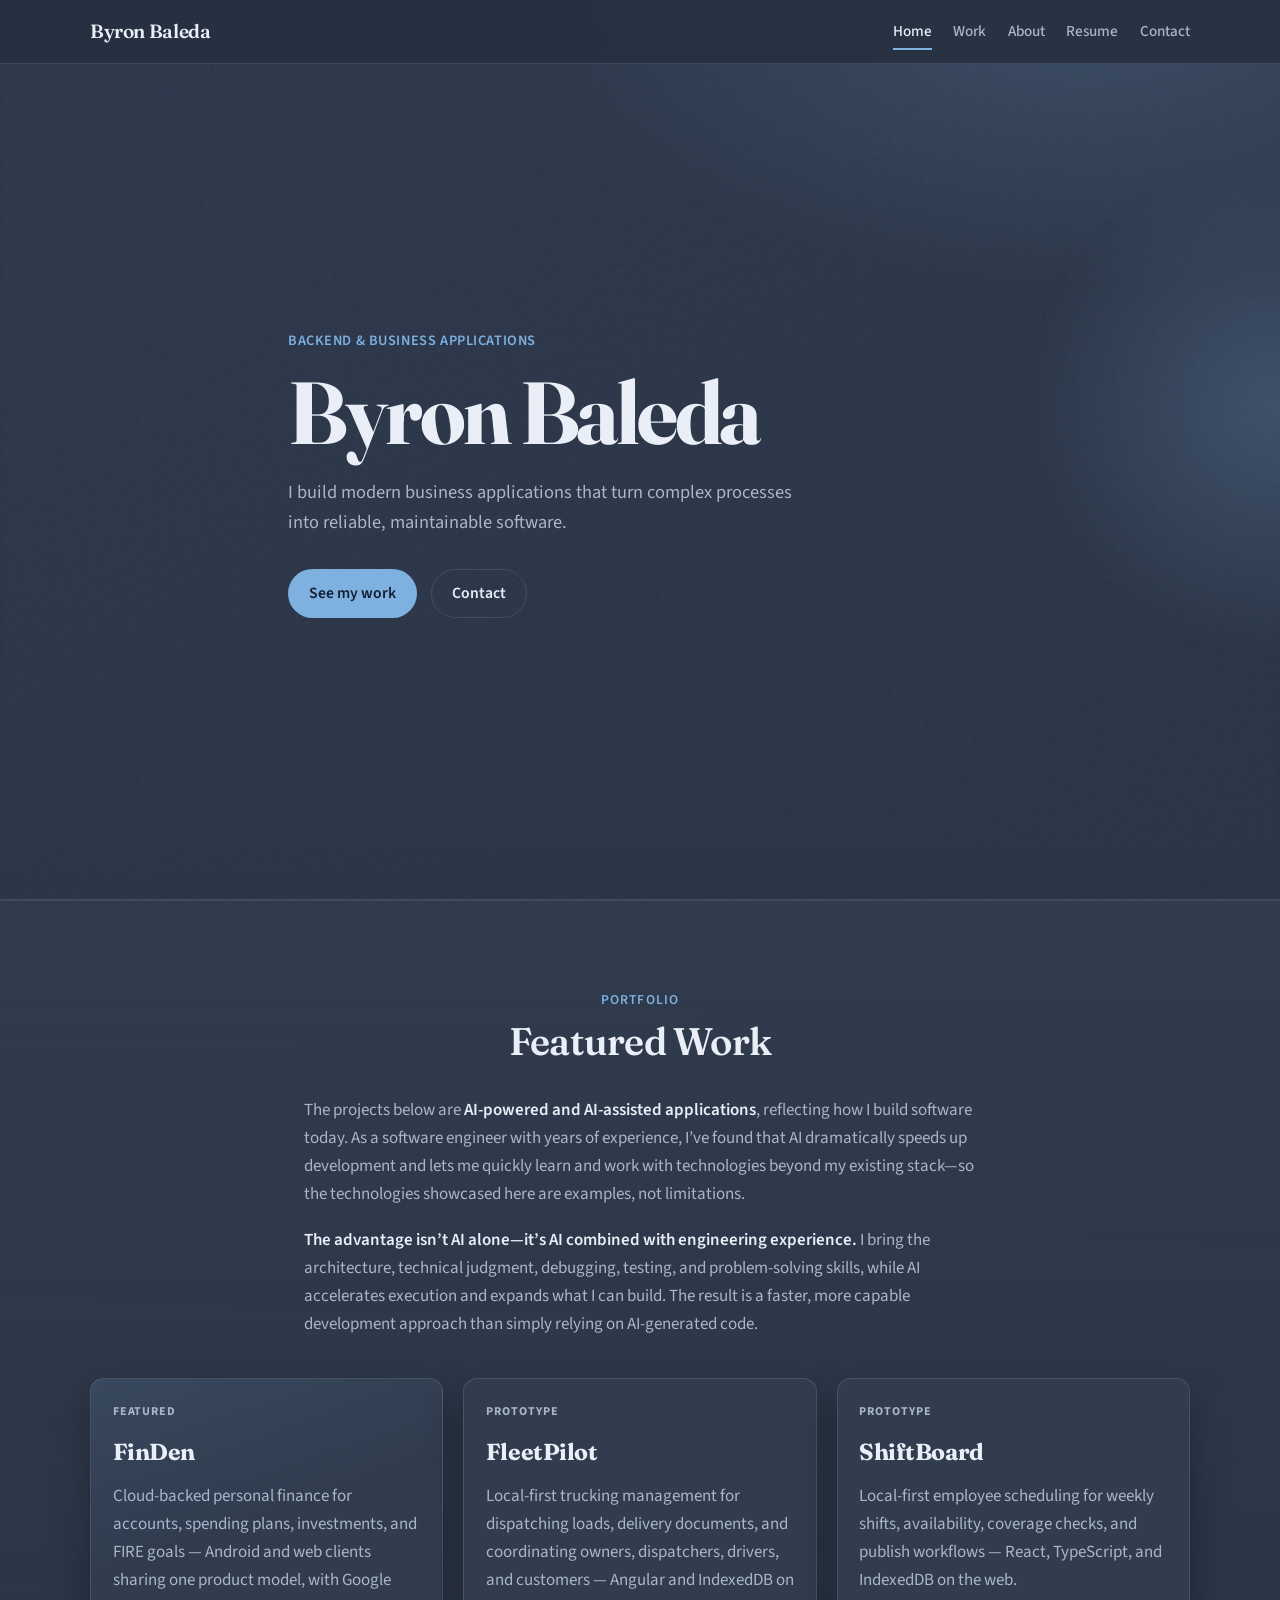
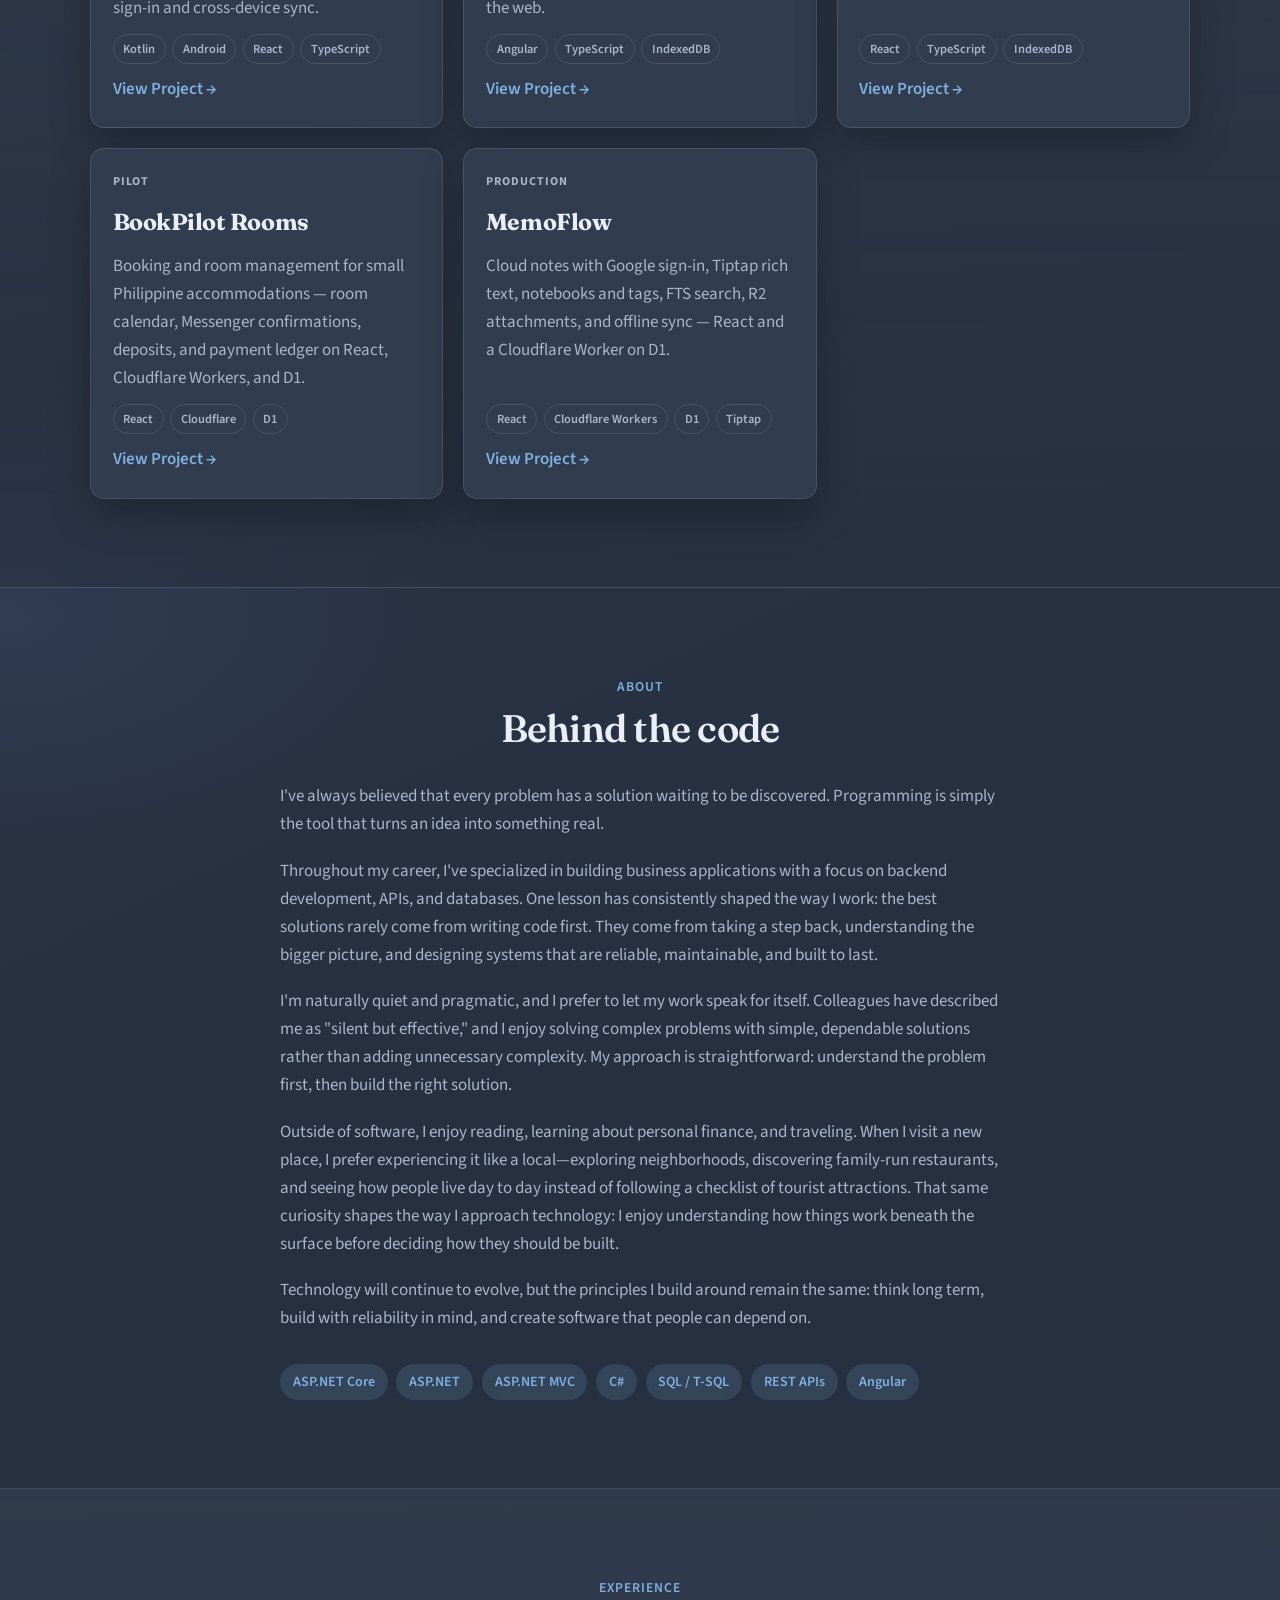
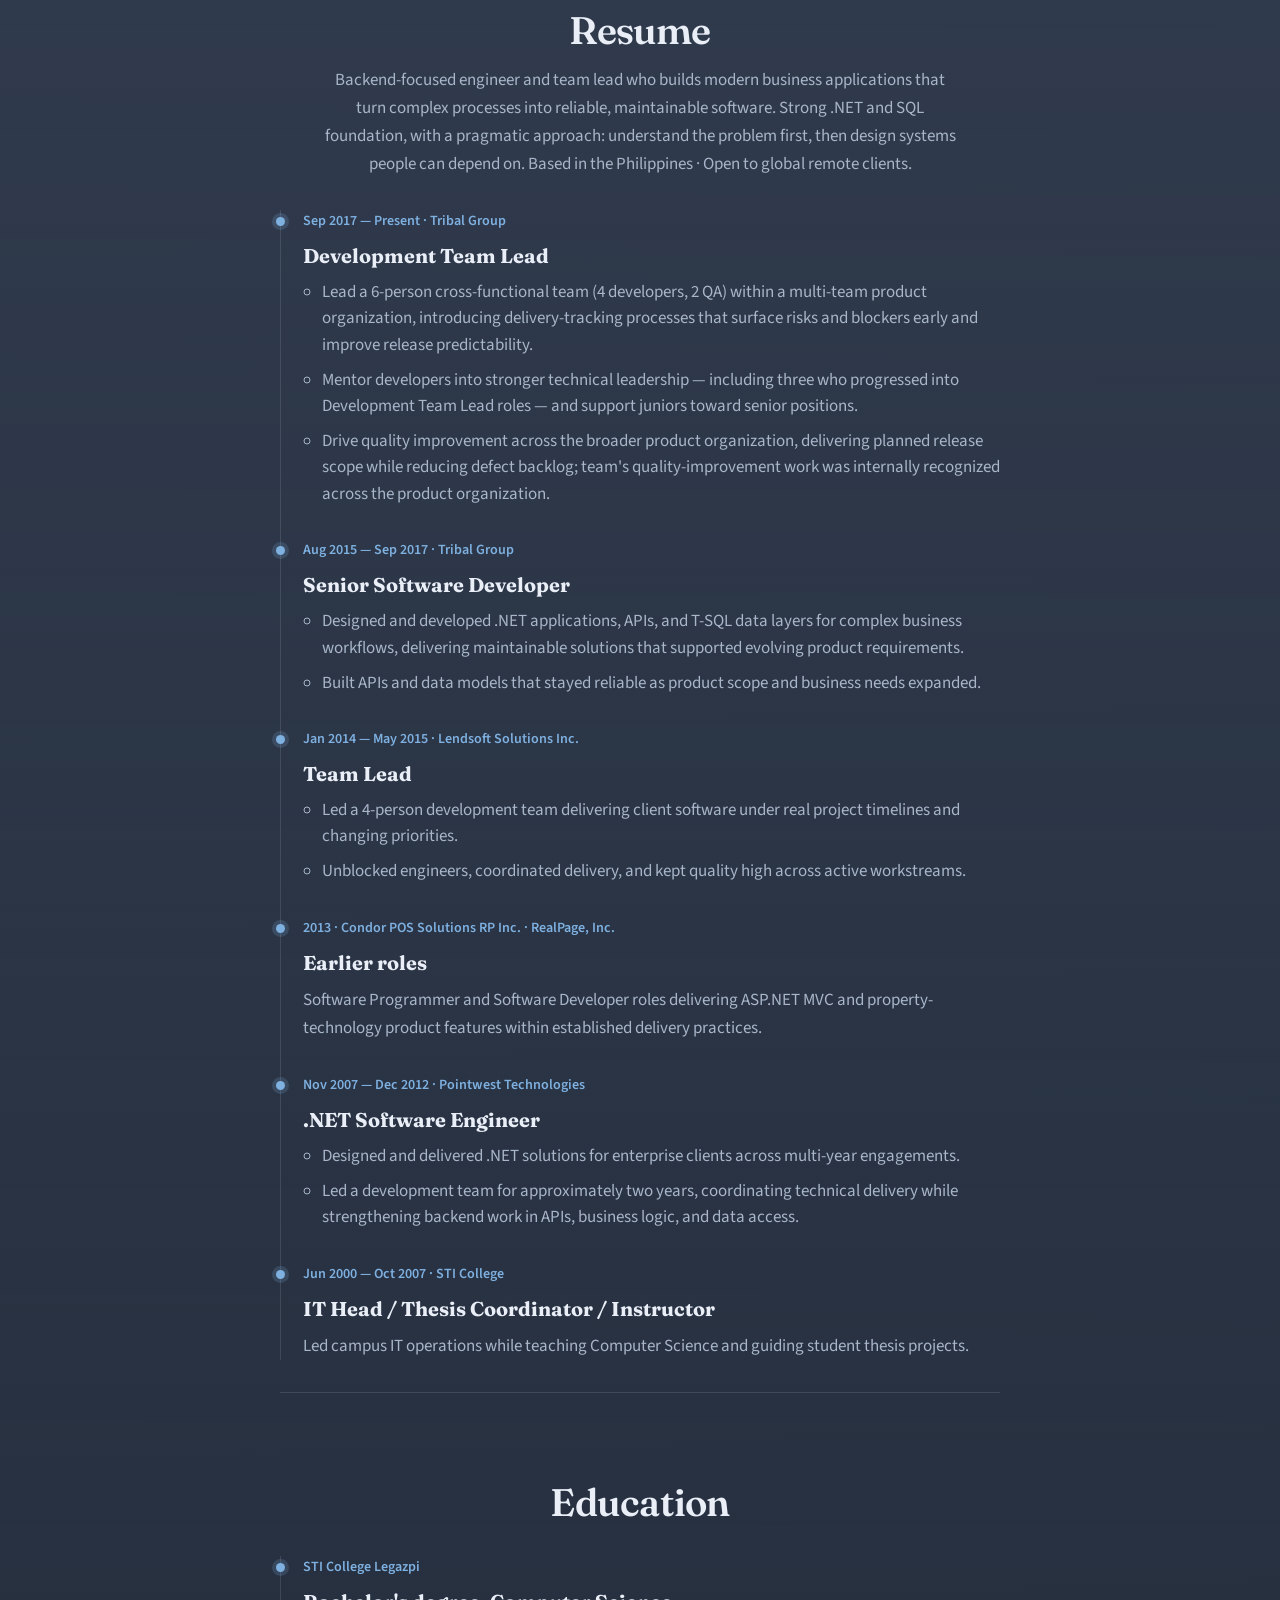
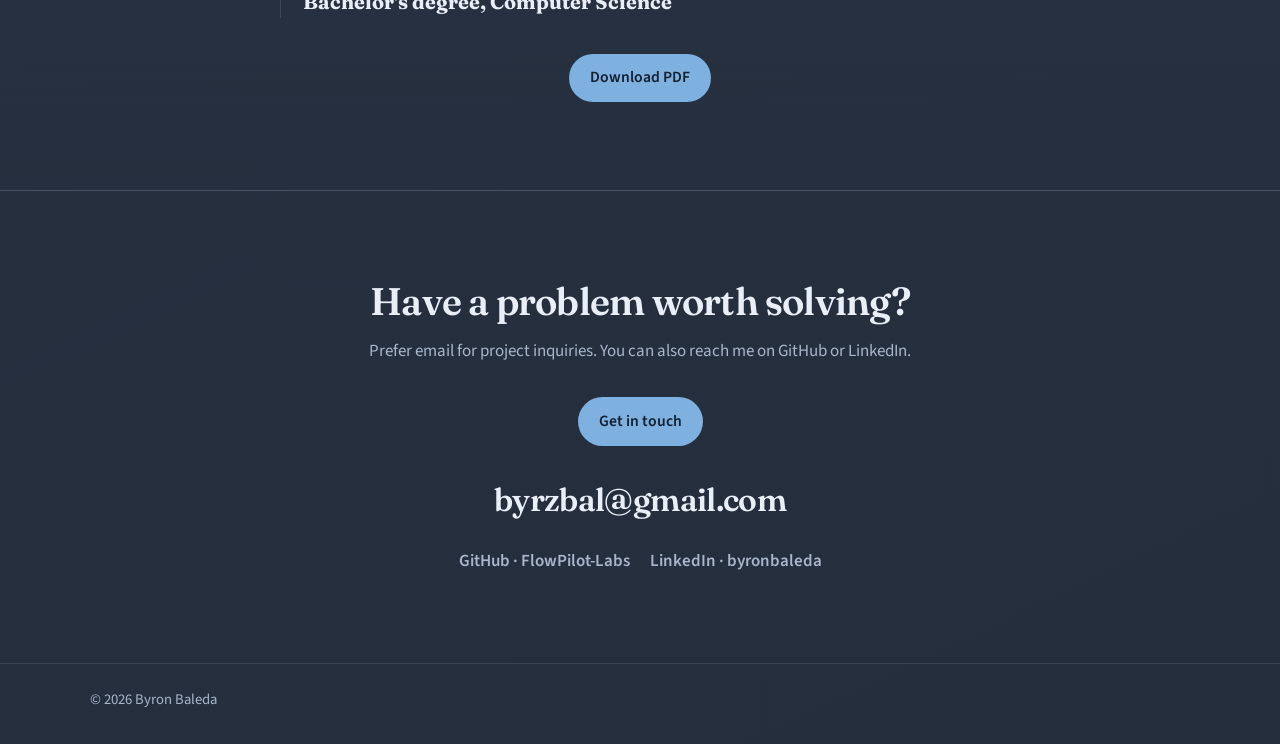
<file: index.html>
<!DOCTYPE html>
<html lang="en">
  <head>
    <meta charset="UTF-8" />
    <meta name="viewport" content="width=device-width, initial-scale=1" />
    <meta
      name="description"
      content="Byron Baleda — modern business applications that turn complex processes into reliable, maintainable software."
    />
    <title>Byron Baleda — Portfolio</title>

    <link rel="icon" href="assets/favicon.svg" type="image/svg+xml" />
    <link rel="icon" href="assets/favicon.png" type="image/png" sizes="48x48" />
    <link rel="apple-touch-icon" href="assets/apple-touch-icon.png" />

    <meta property="og:type" content="website" />
    <meta property="og:site_name" content="Byron Baleda" />
    <meta property="og:title" content="Byron Baleda — Portfolio" />
    <meta
      property="og:description"
      content="Backend &amp; business applications — modern software that turns complex processes into reliable, maintainable systems."
    />
    <meta property="og:url" content="https://flowpilot-labs.github.io/byron-portfolio/" />
    <meta property="og:image" content="https://flowpilot-labs.github.io/byron-portfolio/assets/og-home.png" />
    <meta property="og:image:width" content="1200" />
    <meta property="og:image:height" content="630" />

    <meta name="twitter:card" content="summary_large_image" />
    <meta name="twitter:title" content="Byron Baleda — Portfolio" />
    <meta
      name="twitter:description"
      content="Backend &amp; business applications — modern software that turns complex processes into reliable, maintainable systems."
    />
    <meta name="twitter:image" content="https://flowpilot-labs.github.io/byron-portfolio/assets/og-home.png" />

    <script>
      try {
        /* Auto theme by local time: day=5, night=13 */
        var h = new Date().getHours();
        var t = h >= 6 && h < 18 ? "5" : "13";
        document.documentElement.setAttribute("data-theme", t);
      } catch (e) {}
    </script>
    <link rel="preconnect" href="https://fonts.googleapis.com" />
    <link rel="preconnect" href="https://fonts.gstatic.com" crossorigin />
    <link
      href="https://fonts.googleapis.com/css2?family=Fraunces:opsz,wght@9..144,500;9..144,600;9..144,700&family=Source+Sans+3:wght@400;500;600;700&display=swap"
      rel="stylesheet"
    />
    <link rel="stylesheet" href="styles/main.css" />
    <link rel="stylesheet" href="styles/themes.css" />
  </head>
  <body>
    <!-- Theme picker kept in DOM but hidden via CSS (.theme-picker { display:none }).
         To show again later: remove the hide rule in styles/themes.css and set AUTO_THEME=false in scripts/main.js -->
    <aside class="theme-picker" aria-label="Temporary theme switcher" hidden>
      <span class="theme-picker-label">Theme</span>
      <button type="button" data-theme-pick="1" title="1 Coastal slate">1</button>
      <button type="button" data-theme-pick="2" title="2 Paper studio">2</button>
      <button type="button" data-theme-pick="3" title="3 Sand &amp; forest">3</button>
      <button type="button" data-theme-pick="4" title="4 Mist blueprint">4</button>
      <button type="button" data-theme-pick="5" title="5 Clean alpine">5</button>
      <button type="button" data-theme-pick="6" title="6 Fog harbor (gradient)">6</button>
      <button type="button" data-theme-pick="7" title="7 Clay atelier">7</button>
      <button type="button" data-theme-pick="8" title="8 Sage ledger">8</button>
      <button type="button" data-theme-pick="9" title="9 Dusk stone">9</button>
      <button type="button" data-theme-pick="10" title="10 Parchment desk">10</button>
      <button type="button" data-theme-pick="11" title="11 Soft harbor (soft dark)">11</button>
      <button type="button" data-theme-pick="12" title="12 Soft ember (soft dark)">12</button>
      <button type="button" data-theme-pick="13" title="13 Soft steel (soft dark)">13</button>
      <button type="button" data-theme-pick="14" title="14 Soft moss (soft dark)">14</button>
      <button type="button" data-theme-pick="15" title="15 Soft graphite (soft dark)">15</button>
    </aside>

    <a class="skip-link" href="#home">Skip to content</a>

    <header class="site-header">
      <div class="header-inner">
        <a class="brand" href="#home">Byron Baleda</a>
        <button
          class="nav-toggle"
          type="button"
          aria-expanded="false"
          aria-controls="site-nav"
          aria-label="Open menu"
        >
          <span></span>
          <span></span>
          <span></span>
        </button>
        <nav id="site-nav" class="site-nav" aria-label="Primary">
          <a href="#home" data-nav>Home</a>
          <a href="#work" data-nav>Work</a>
          <a href="#about" data-nav>About</a>
          <a href="#resume" data-nav>Resume</a>
          <a href="#contact" data-nav>Contact</a>
        </nav>
      </div>
    </header>

    <main>
      <section id="home" class="section hero" aria-label="Home">
        <div class="hero-atmosphere" aria-hidden="true"></div>
        <div class="container hero-content">
          <p class="hero-kicker reveal">Backend &amp; business applications</p>
          <h1 class="hero-name reveal">Byron Baleda</h1>
          <p class="hero-pitch reveal">
            I build modern business applications that turn complex processes
            into reliable, maintainable software.
          </p>
          <div class="hero-actions reveal">
            <a class="btn btn-primary" href="#work">See my work</a>
            <a class="btn btn-ghost" href="#contact">Contact</a>
          </div>
        </div>
      </section>

      <section id="work" class="section section-alt">
        <div class="container">
          <header class="section-header centered reveal">
            <p class="section-eyebrow">Portfolio</p>
            <h2>Featured Work</h2>
          </header>
          <div class="prose work-intro reveal">
            <p>
              The projects below are
              <strong>AI-powered and AI-assisted applications</strong>, reflecting
              how I build software today. As a software engineer with years of
              experience, I’ve found that AI dramatically speeds up development and
              lets me quickly learn and work with technologies beyond my existing
              stack—so the technologies showcased here are examples, not
              limitations.
            </p>
            <p>
              <strong
                >The advantage isn’t AI alone—it’s AI combined with engineering
                experience.</strong
              >
              I bring the architecture, technical judgment, debugging, testing, and
              problem-solving skills, while AI accelerates execution and expands
              what I can build. The result is a faster, more capable development
              approach than simply relying on AI-generated code.
            </p>
          </div>
          <div class="project-grid reveal-stagger">
            <article class="project-card featured">
              <p class="project-label">Featured</p>
              <h3>FinDen</h3>
              <p>
                Cloud-backed personal finance for accounts, spending plans,
                investments, and FIRE goals — Android and web clients sharing one
                product model, with Google sign-in and cross-device sync.
              </p>
              <ul class="tags">
                <li>Kotlin</li>
                <li>Android</li>
                <li>React</li>
                <li>TypeScript</li>
              </ul>
              <div class="project-links">
                <a href="projects/finden.html">View Project →</a>
              </div>
            </article>

            <article class="project-card">
              <p class="project-label">Prototype</p>
              <h3>FleetPilot</h3>
              <p>
                Local-first trucking management for dispatching loads, delivery
                documents, and coordinating owners, dispatchers, drivers, and
                customers — Angular and IndexedDB on the web.
              </p>
              <ul class="tags">
                <li>Angular</li>
                <li>TypeScript</li>
                <li>IndexedDB</li>
              </ul>
              <div class="project-links">
                <a href="projects/fleetpilot.html">View Project →</a>
              </div>
            </article>

            <article class="project-card">
              <p class="project-label">Prototype</p>
              <h3>ShiftBoard</h3>
              <p>
                Local-first employee scheduling for weekly shifts, availability,
                coverage checks, and publish workflows — React, TypeScript, and
                IndexedDB on the web.
              </p>
              <ul class="tags">
                <li>React</li>
                <li>TypeScript</li>
                <li>IndexedDB</li>
              </ul>
              <div class="project-links">
                <a href="projects/shiftboard.html">View Project →</a>
              </div>
            </article>

            <article class="project-card">
              <p class="project-label">Pilot</p>
              <h3>BookPilot Rooms</h3>
              <p>
                Booking and room management for small Philippine accommodations
                — room calendar, Messenger confirmations, deposits, and payment
                ledger on React, Cloudflare Workers, and D1.
              </p>
              <ul class="tags">
                <li>React</li>
                <li>Cloudflare</li>
                <li>D1</li>
              </ul>
              <div class="project-links">
                <a href="projects/bookpilot-rooms.html">View Project →</a>
              </div>
            </article>

            <article class="project-card">
              <p class="project-label">Production</p>
              <h3>MemoFlow</h3>
              <p>
                Cloud notes with Google sign-in, Tiptap rich text, notebooks and
                tags, FTS search, R2 attachments, and offline sync — React and a
                Cloudflare Worker on D1.
              </p>
              <ul class="tags">
                <li>React</li>
                <li>Cloudflare Workers</li>
                <li>D1</li>
                <li>Tiptap</li>
              </ul>
              <div class="project-links">
                <a href="projects/memoflow.html">View Project →</a>
              </div>
            </article>
          </div>
        </div>
      </section>

      <section id="about" class="section">
        <div class="container narrow">
          <header class="section-header centered reveal">
            <p class="section-eyebrow">About</p>
            <h2>Behind the code</h2>
          </header>
          <div class="prose reveal-stagger">
            <p>
              I've always believed that every problem has a solution waiting to
              be discovered. Programming is simply the tool that turns an idea
              into something real.
            </p>
            <p>
              Throughout my career, I've specialized in building business
              applications with a focus on backend development, APIs, and
              databases. One lesson has consistently shaped the way I work: the
              best solutions rarely come from writing code first. They come from
              taking a step back, understanding the bigger picture, and designing
              systems that are reliable, maintainable, and built to last.
            </p>
            <p>
              I'm naturally quiet and pragmatic, and I prefer to let my work
              speak for itself. Colleagues have described me as "silent but
              effective," and I enjoy solving complex problems with simple,
              dependable solutions rather than adding unnecessary complexity. My
              approach is straightforward: understand the problem first, then
              build the right solution.
            </p>
            <p>
              Outside of software, I enjoy reading, learning about personal
              finance, and traveling. When I visit a new place, I prefer
              experiencing it like a local—exploring neighborhoods, discovering
              family-run restaurants, and seeing how people live day to day
              instead of following a checklist of tourist attractions. That same
              curiosity shapes the way I approach technology: I enjoy
              understanding how things work beneath the surface before deciding
              how they should be built.
            </p>
            <p>
              Technology will continue to evolve, but the principles I build
              around remain the same: think long term, build with reliability in
              mind, and create software that people can depend on.
            </p>
          </div>
          <ul class="skills reveal-stagger" aria-label="Skills">
            <li>ASP.NET Core</li>
            <li>ASP.NET</li>
            <li>ASP.NET MVC</li>
            <li>C#</li>
            <li>SQL / T-SQL</li>
            <li>REST APIs</li>
            <li>Angular</li>
          </ul>
        </div>
      </section>

      <section id="resume" class="section section-alt">
        <div class="container narrow">
          <header class="section-header centered reveal">
            <p class="section-eyebrow">Experience</p>
            <h2>Resume</h2>
            <p class="section-lede">
              Backend-focused engineer and team lead who builds modern business
              applications that turn complex processes into reliable,
              maintainable software. Strong .NET and SQL foundation, with a
              pragmatic approach: understand the problem first, then design
              systems people can depend on. Based in the Philippines · Open to
              global remote clients.
            </p>
          </header>

          <ol class="timeline reveal-stagger">
            <li>
              <p class="timeline-meta">
                Sep 2017 — Present · Tribal Group
              </p>
              <h3>Development Team Lead</h3>
              <ul class="timeline-bullets">
                <li>
                  Lead a 6-person cross-functional team (4 developers, 2 QA)
                  within a multi-team product organization, introducing
                  delivery-tracking processes that surface risks and blockers
                  early and improve release predictability.
                </li>
                <li>
                  Mentor developers into stronger technical leadership —
                  including three who progressed into Development Team Lead
                  roles — and support juniors toward senior positions.
                </li>
                <li>
                  Drive quality improvement across the broader product
                  organization, delivering planned release scope while reducing
                  defect backlog; team's quality-improvement work was internally
                  recognized across the product organization.
                </li>
              </ul>
            </li>
            <li>
              <p class="timeline-meta">
                Aug 2015 — Sep 2017 · Tribal Group
              </p>
              <h3>Senior Software Developer</h3>
              <ul class="timeline-bullets">
                <li>
                  Designed and developed .NET applications, APIs, and T-SQL data
                  layers for complex business workflows, delivering maintainable
                  solutions that supported evolving product requirements.
                </li>
                <li>
                  Built APIs and data models that stayed reliable as product
                  scope and business needs expanded.
                </li>
              </ul>
            </li>
            <li>
              <p class="timeline-meta">
                Jan 2014 — May 2015 · Lendsoft Solutions Inc.
              </p>
              <h3>Team Lead</h3>
              <ul class="timeline-bullets">
                <li>
                  Led a 4-person development team delivering client software
                  under real project timelines and changing priorities.
                </li>
                <li>
                  Unblocked engineers, coordinated delivery, and kept quality
                  high across active workstreams.
                </li>
              </ul>
            </li>
            <li>
              <p class="timeline-meta">2013 · Condor POS Solutions RP Inc. · RealPage, Inc.</p>
              <h3>Earlier roles</h3>
              <p>
                Software Programmer and Software Developer roles delivering
                ASP.NET MVC and property-technology product features within
                established delivery practices.
              </p>
            </li>
            <li>
              <p class="timeline-meta">
                Nov 2007 — Dec 2012 · Pointwest Technologies
              </p>
              <h3>.NET Software Engineer</h3>
              <ul class="timeline-bullets">
                <li>
                  Designed and delivered .NET solutions for enterprise clients
                  across multi-year engagements.
                </li>
                <li>
                  Led a development team for approximately two years,
                  coordinating technical delivery while strengthening backend work
                  in APIs, business logic, and data access.
                </li>
              </ul>
            </li>
            <li>
              <p class="timeline-meta">
                Jun 2000 — Oct 2007 · STI College
              </p>
              <h3>IT Head / Thesis Coordinator / Instructor</h3>
              <p>
                Led campus IT operations while teaching Computer Science and
                guiding student thesis projects.
              </p>
            </li>
          </ol>

          <div class="resume-edu-gap" aria-hidden="true"></div>

          <header class="section-header centered reveal resume-edu-header" id="education">
            <h2>Education</h2>
          </header>
          <ol class="timeline reveal-stagger">
            <li>
              <p class="timeline-meta">STI College Legazpi</p>
              <h3>Bachelor's degree, Computer Science</h3>
            </li>
          </ol>

          <p class="resume-cta reveal">
            <a
              class="btn btn-primary"
              href="assets/Byron%20Baleda%20Resume.pdf"
              download="Byron Baleda Resume.pdf"
              >Download PDF</a
            >
          </p>
        </div>
      </section>

      <section id="contact" class="section contact-cta">
        <div class="container narrow centered-block">
          <header class="section-header centered reveal">
            <h2>Have a problem worth solving?</h2>
            <p class="section-lede">
              Prefer email for project inquiries. You can also reach me on
              GitHub or LinkedIn.
            </p>
          </header>
          <div class="contact-actions reveal">
            <a class="btn btn-primary" href="mailto:byrzbal@gmail.com"
              >Get in touch</a
            >
          </div>
          <div class="contact-block reveal">
            <a class="contact-email" href="mailto:byrzbal@gmail.com"
              >byrzbal@gmail.com</a
            >
            <ul class="social-links">
              <li>
                <a
                  href="https://github.com/FlowPilot-Labs"
                  target="_blank"
                  rel="noopener noreferrer"
                  >GitHub · FlowPilot-Labs</a
                >
              </li>
              <li>
                <a
                  href="https://www.linkedin.com/in/byronbaleda/"
                  target="_blank"
                  rel="noopener noreferrer"
                  >LinkedIn · byronbaleda</a
                >
              </li>
            </ul>
          </div>
        </div>
      </section>
    </main>

    <footer class="site-footer">
      <div class="container">
        <p>© <span id="year"></span> Byron Baleda</p>
      </div>
    </footer>

    <script src="scripts/main.js" defer></script>
  </body>
</html>
</file>
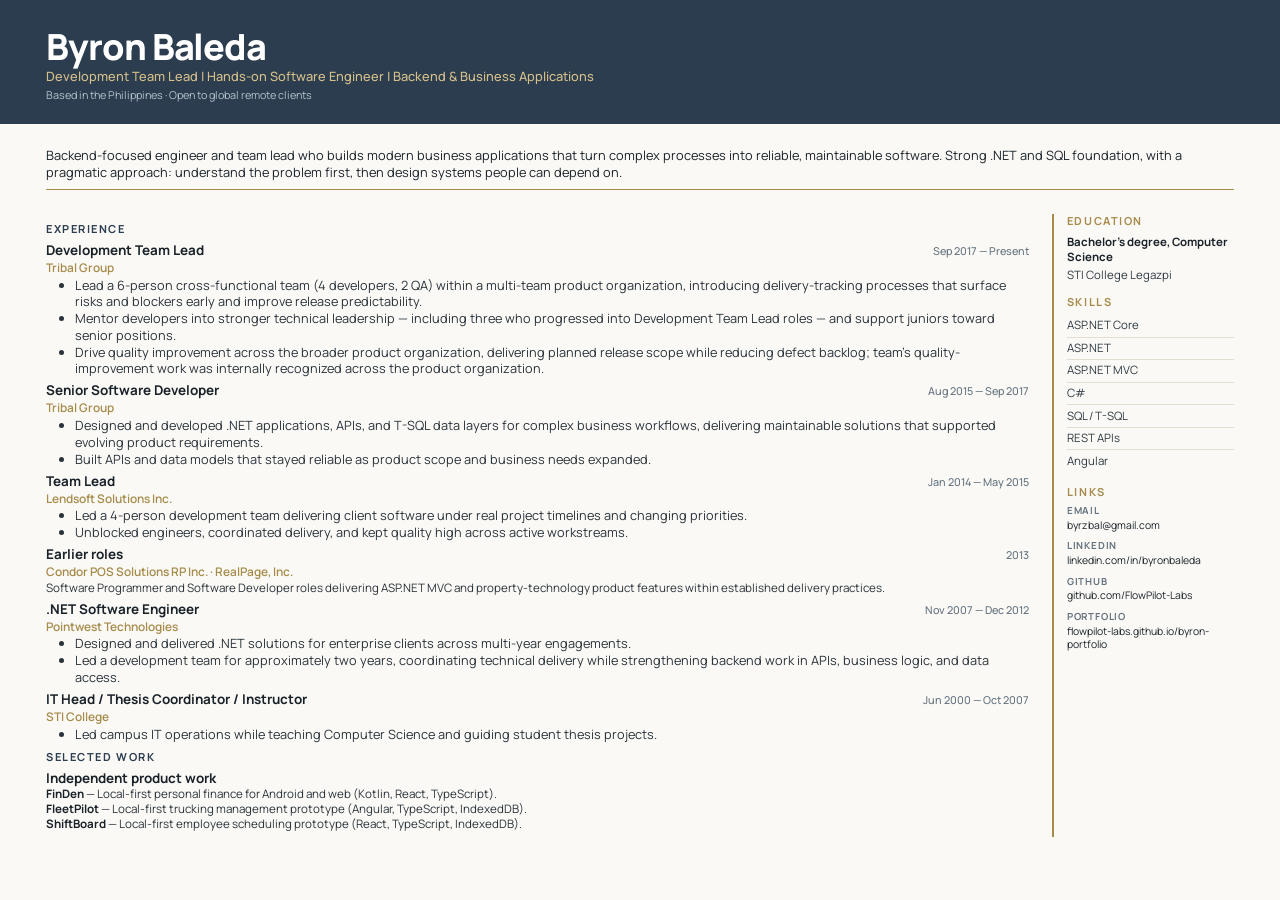
<file: assets/resume-print.html>
<!DOCTYPE html>
<html lang="en">
<head>
  <meta charset="UTF-8" />
  <title>Byron Baleda — Resume (Split Header)</title>
  <link rel="preconnect" href="https://fonts.googleapis.com" />
  <link rel="preconnect" href="https://fonts.gstatic.com" crossorigin />
  <link href="https://fonts.googleapis.com/css2?family=Manrope:wght@400;500;600;700;800&display=swap" rel="stylesheet" />
  <style>
    @page {
      size: A4;
      margin: 0;
    }

    :root {
      --ink: #1a2229;
      --muted: #66747f;
      --header: #2b3d4f;
      --accent: #a68b4b;
      --paper: #faf9f6;
      --line: #e3ddd2;
    }

    * { box-sizing: border-box; margin: 0; padding: 0; }

    body {
      font-family: Manrope, "Segoe UI", sans-serif;
      color: var(--ink);
      background: var(--paper);
      font-size: 9.55pt;
      line-height: 1.3;
    }

    .banner {
      background: var(--header);
      color: #fff;
      padding: 0.3in 0.48in 0.22in;
    }

    .banner h1 {
      font-size: 27pt;
      font-weight: 800;
      letter-spacing: -0.03em;
      line-height: 1;
    }

    .banner .title {
      margin-top: 3pt;
      font-size: 9.6pt;
      font-weight: 500;
      line-height: 1.22;
      color: #d6c08a;
      max-width: 100%;
    }

    .banner .location {
      margin-top: 3pt;
      font-size: 8.1pt;
      color: #b7c3cd;
      max-width: 6.8in;
      line-height: 1.3;
    }

    .body {
      display: grid;
      grid-template-columns: 1fr 1.9in;
      gap: 0.24in;
      padding: 0.24in 0.48in 0.26in;
    }

    .summary {
      grid-column: 1 / -1;
      font-size: 9.6pt;
      line-height: 1.34;
      padding-bottom: 6pt;
      border-bottom: 1.25pt solid var(--accent);
      margin-bottom: 1pt;
    }

    h2 {
      font-size: 8.3pt;
      font-weight: 700;
      letter-spacing: 0.14em;
      text-transform: uppercase;
      color: var(--header);
      margin: 6pt 0 4pt;
    }

    .rail h2 {
      color: var(--accent);
      margin-top: 0;
    }

    .rail h2 + * {
      margin-bottom: 0;
    }

    .rail-block {
      margin-bottom: 10pt;
    }

    .rail-block:last-child {
      margin-bottom: 0;
    }

    .job {
      margin-bottom: 4pt;
      page-break-inside: avoid;
    }

    .job-compact {
      margin-bottom: 3.5pt;
    }

    .earlier-note,
    .project-note {
      font-size: 8.7pt;
      color: #2a333a;
      line-height: 1.28;
    }

    .project-note strong {
      font-weight: 700;
      color: var(--ink);
    }

    .job-head {
      display: flex;
      justify-content: space-between;
      gap: 8pt;
      align-items: baseline;
    }

    .role {
      font-weight: 700;
      font-size: 10.1pt;
    }

    .dates {
      font-size: 8.1pt;
      color: var(--muted);
      white-space: nowrap;
      font-weight: 500;
    }

    .company {
      font-size: 8.9pt;
      font-weight: 600;
      color: var(--accent);
      margin: 0.4pt 0 1pt;
    }

    ul { padding-left: 22pt; }
    li { margin-bottom: 0.4pt; color: #2a333a; }

    .rail {
      border-left: 1.5pt solid var(--accent);
      padding-left: 10pt;
    }

    .skill-list {
      list-style: none;
      padding: 0;
    }

    .skill-list li {
      font-size: 8.6pt;
      padding: 2.5pt 0;
      border-bottom: 0.6pt solid var(--line);
      color: #2f3a42;
      margin: 0;
    }

    .skill-list li:last-child { border-bottom: 0; }

    .edu {
      font-size: 8.6pt;
      line-height: 1.32;
      color: #2f3a42;
    }

    .edu strong {
      display: block;
      font-weight: 700;
      margin-bottom: 2pt;
      color: var(--ink);
    }

    .link-list {
      list-style: none;
      padding: 0;
      margin: 0;
    }

    .link-list li {
      margin: 0 0 6pt;
      padding: 0;
      border: 0;
      color: #2f3a42;
    }

    .link-list li:last-child {
      margin-bottom: 0;
    }

    .link-list .label {
      display: block;
      font-size: 7.3pt;
      font-weight: 700;
      letter-spacing: 0.08em;
      text-transform: uppercase;
      color: var(--muted);
      margin-bottom: 1pt;
    }

    .link-list a {
      display: block;
      font-size: 7.8pt;
      line-height: 1.28;
      color: var(--ink);
      text-decoration: none;
      word-break: break-word;
    }
  </style>
</head>
<body>
  <header class="banner">
    <h1>Byron Baleda</h1>
    <p class="title">Development Team Lead | Hands-on Software Engineer | Backend &amp; Business Applications</p>
    <p class="location">Based in the Philippines · Open to global remote clients</p>
  </header>

  <div class="body">
    <p class="summary">Backend-focused engineer and team lead who builds modern business applications that turn complex processes into reliable, maintainable software. Strong .NET and SQL foundation, with a pragmatic approach: understand the problem first, then design systems people can depend on.</p>

    <main>
      <h2>Experience</h2>

      <article class="job">
        <div class="job-head">
          <div class="role">Development Team Lead</div>
          <div class="dates">Sep 2017 — Present</div>
        </div>
        <div class="company">Tribal Group</div>
        <ul>
          <li>Lead a 6-person cross-functional team (4 developers, 2 QA) within a multi-team product organization, introducing delivery-tracking processes that surface risks and blockers early and improve release predictability.</li>
          <li>Mentor developers into stronger technical leadership — including three who progressed into Development Team Lead roles — and support juniors toward senior positions.</li>
          <li>Drive quality improvement across the broader product organization, delivering planned release scope while reducing defect backlog; team's quality-improvement work was internally recognized across the product organization.</li>
        </ul>
      </article>

      <article class="job">
        <div class="job-head">
          <div class="role">Senior Software Developer</div>
          <div class="dates">Aug 2015 — Sep 2017</div>
        </div>
        <div class="company">Tribal Group</div>
        <ul>
          <li>Designed and developed .NET applications, APIs, and T-SQL data layers for complex business workflows, delivering maintainable solutions that supported evolving product requirements.</li>
          <li>Built APIs and data models that stayed reliable as product scope and business needs expanded.</li>
        </ul>
      </article>

      <article class="job">
        <div class="job-head">
          <div class="role">Team Lead</div>
          <div class="dates">Jan 2014 — May 2015</div>
        </div>
        <div class="company">Lendsoft Solutions Inc.</div>
        <ul>
          <li>Led a 4-person development team delivering client software under real project timelines and changing priorities.</li>
          <li>Unblocked engineers, coordinated delivery, and kept quality high across active workstreams.</li>
        </ul>
      </article>

      <article class="job job-compact">
        <div class="job-head">
          <div class="role">Earlier roles</div>
          <div class="dates">2013</div>
        </div>
        <div class="company">Condor POS Solutions RP Inc. · RealPage, Inc.</div>
        <p class="earlier-note">Software Programmer and Software Developer roles delivering ASP.NET MVC and property-technology product features within established delivery practices.</p>
      </article>

      <article class="job">
        <div class="job-head">
          <div class="role">.NET Software Engineer</div>
          <div class="dates">Nov 2007 — Dec 2012</div>
        </div>
        <div class="company">Pointwest Technologies</div>
        <ul>
          <li>Designed and delivered .NET solutions for enterprise clients across multi-year engagements.</li>
          <li>Led a development team for approximately two years, coordinating technical delivery while strengthening backend work in APIs, business logic, and data access.</li>
        </ul>
      </article>

      <article class="job">
        <div class="job-head">
          <div class="role">IT Head / Thesis Coordinator / Instructor</div>
          <div class="dates">Jun 2000 — Oct 2007</div>
        </div>
        <div class="company">STI College</div>
        <ul>
          <li>Led campus IT operations while teaching Computer Science and guiding student thesis projects.</li>
        </ul>
      </article>

      <h2>Selected Work</h2>

      <article class="job job-compact">
        <div class="role">Independent product work</div>
        <p class="project-note"><strong>FinDen</strong> — Local-first personal finance for Android and web (Kotlin, React, TypeScript).</p>
        <p class="project-note"><strong>FleetPilot</strong> — Local-first trucking management prototype (Angular, TypeScript, IndexedDB).</p>
        <p class="project-note"><strong>ShiftBoard</strong> — Local-first employee scheduling prototype (React, TypeScript, IndexedDB).</p>
      </article>
    </main>

    <aside class="rail">
      <div class="rail-block">
        <h2>Education</h2>
        <p class="edu"><strong>Bachelor’s degree, Computer Science</strong>STI College Legazpi</p>
      </div>

      <div class="rail-block">
        <h2>Skills</h2>
        <ul class="skill-list">
          <li>ASP.NET Core</li>
          <li>ASP.NET</li>
          <li>ASP.NET MVC</li>
          <li>C#</li>
          <li>SQL / T-SQL</li>
          <li>REST APIs</li>
          <li>Angular</li>
        </ul>
      </div>

      <div class="rail-block">
        <h2>Links</h2>
        <ul class="link-list">
          <li>
            <span class="label">Email</span>
            <a href="mailto:byrzbal@gmail.com">byrzbal@gmail.com</a>
          </li>
          <li>
            <span class="label">LinkedIn</span>
            <a href="https://www.linkedin.com/in/byronbaleda/">linkedin.com/in/byronbaleda</a>
          </li>
          <li>
            <span class="label">GitHub</span>
            <a href="https://github.com/FlowPilot-Labs">github.com/FlowPilot-Labs</a>
          </li>
          <li>
            <span class="label">Portfolio</span>
            <a href="https://flowpilot-labs.github.io/byron-portfolio/">flowpilot-labs.github.io/byron-portfolio</a>
          </li>
        </ul>
      </div>
    </aside>
  </div>
</body>
</html>
</file>
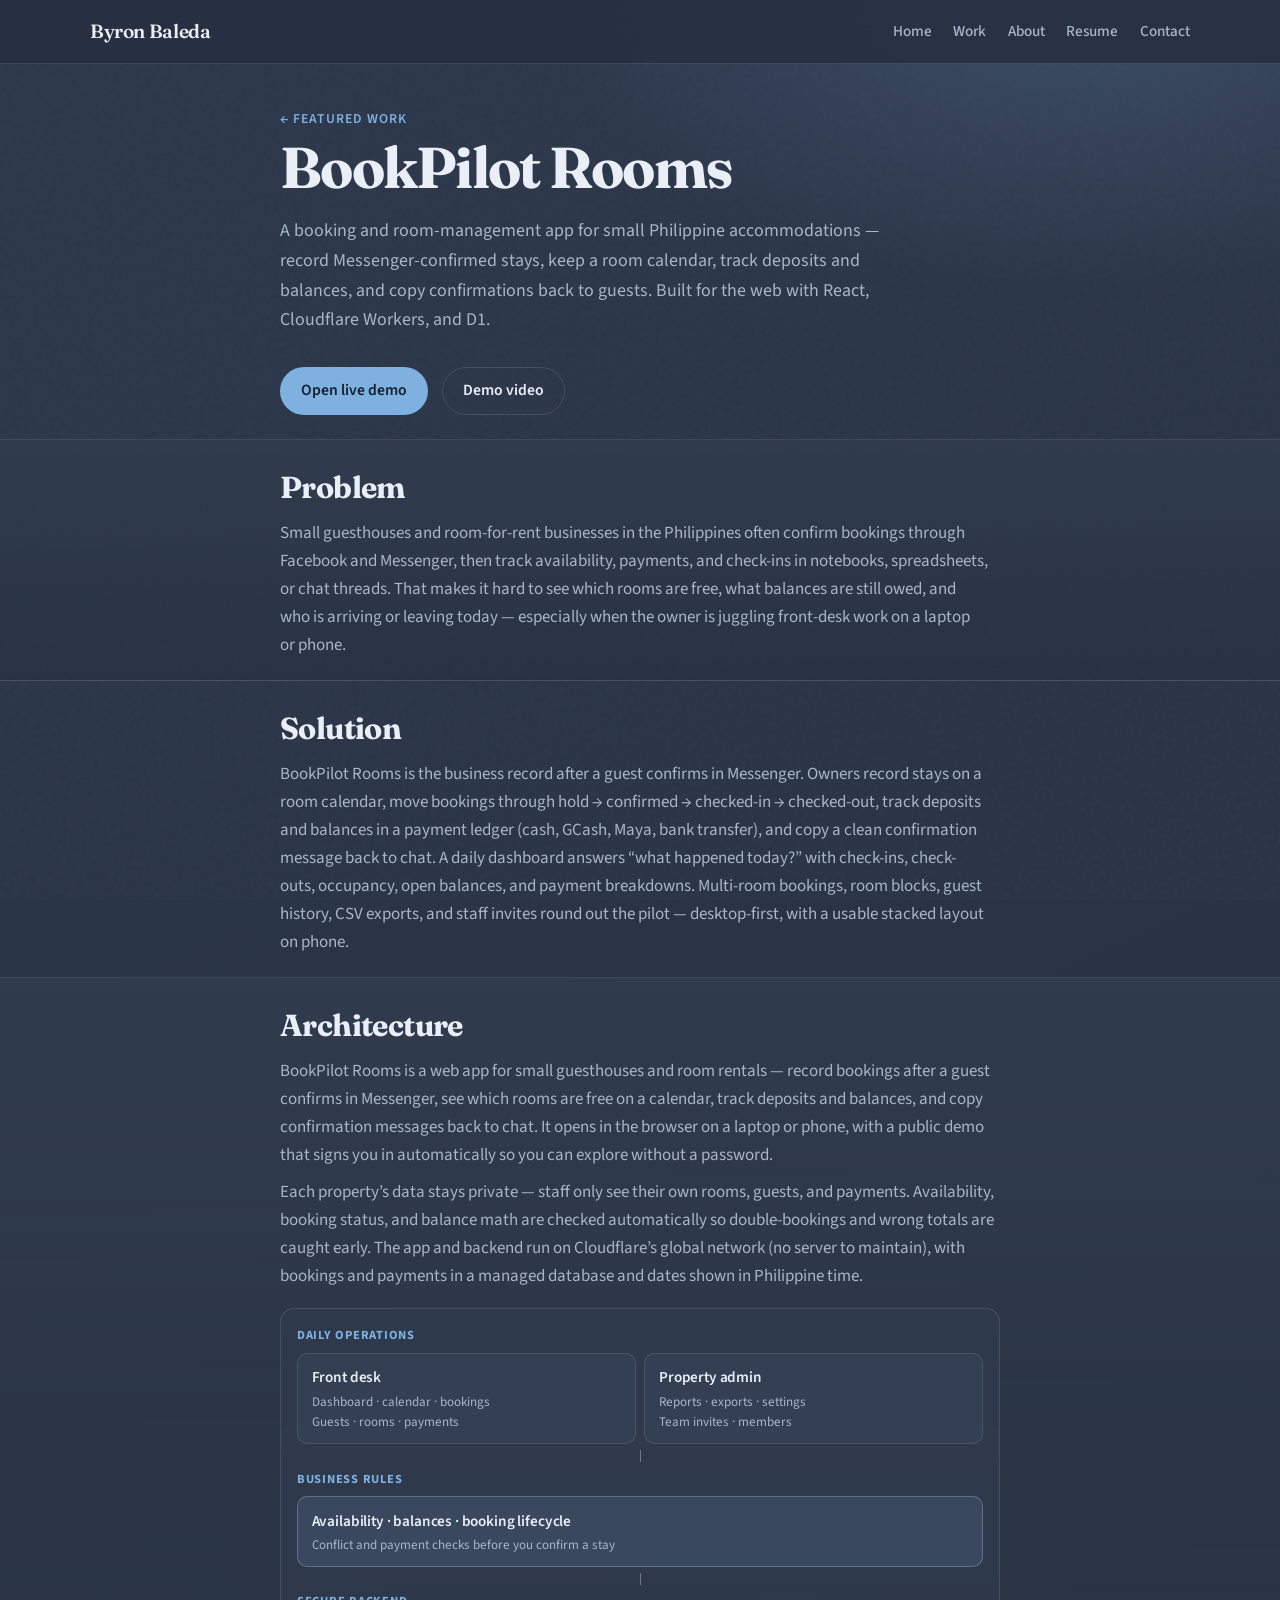
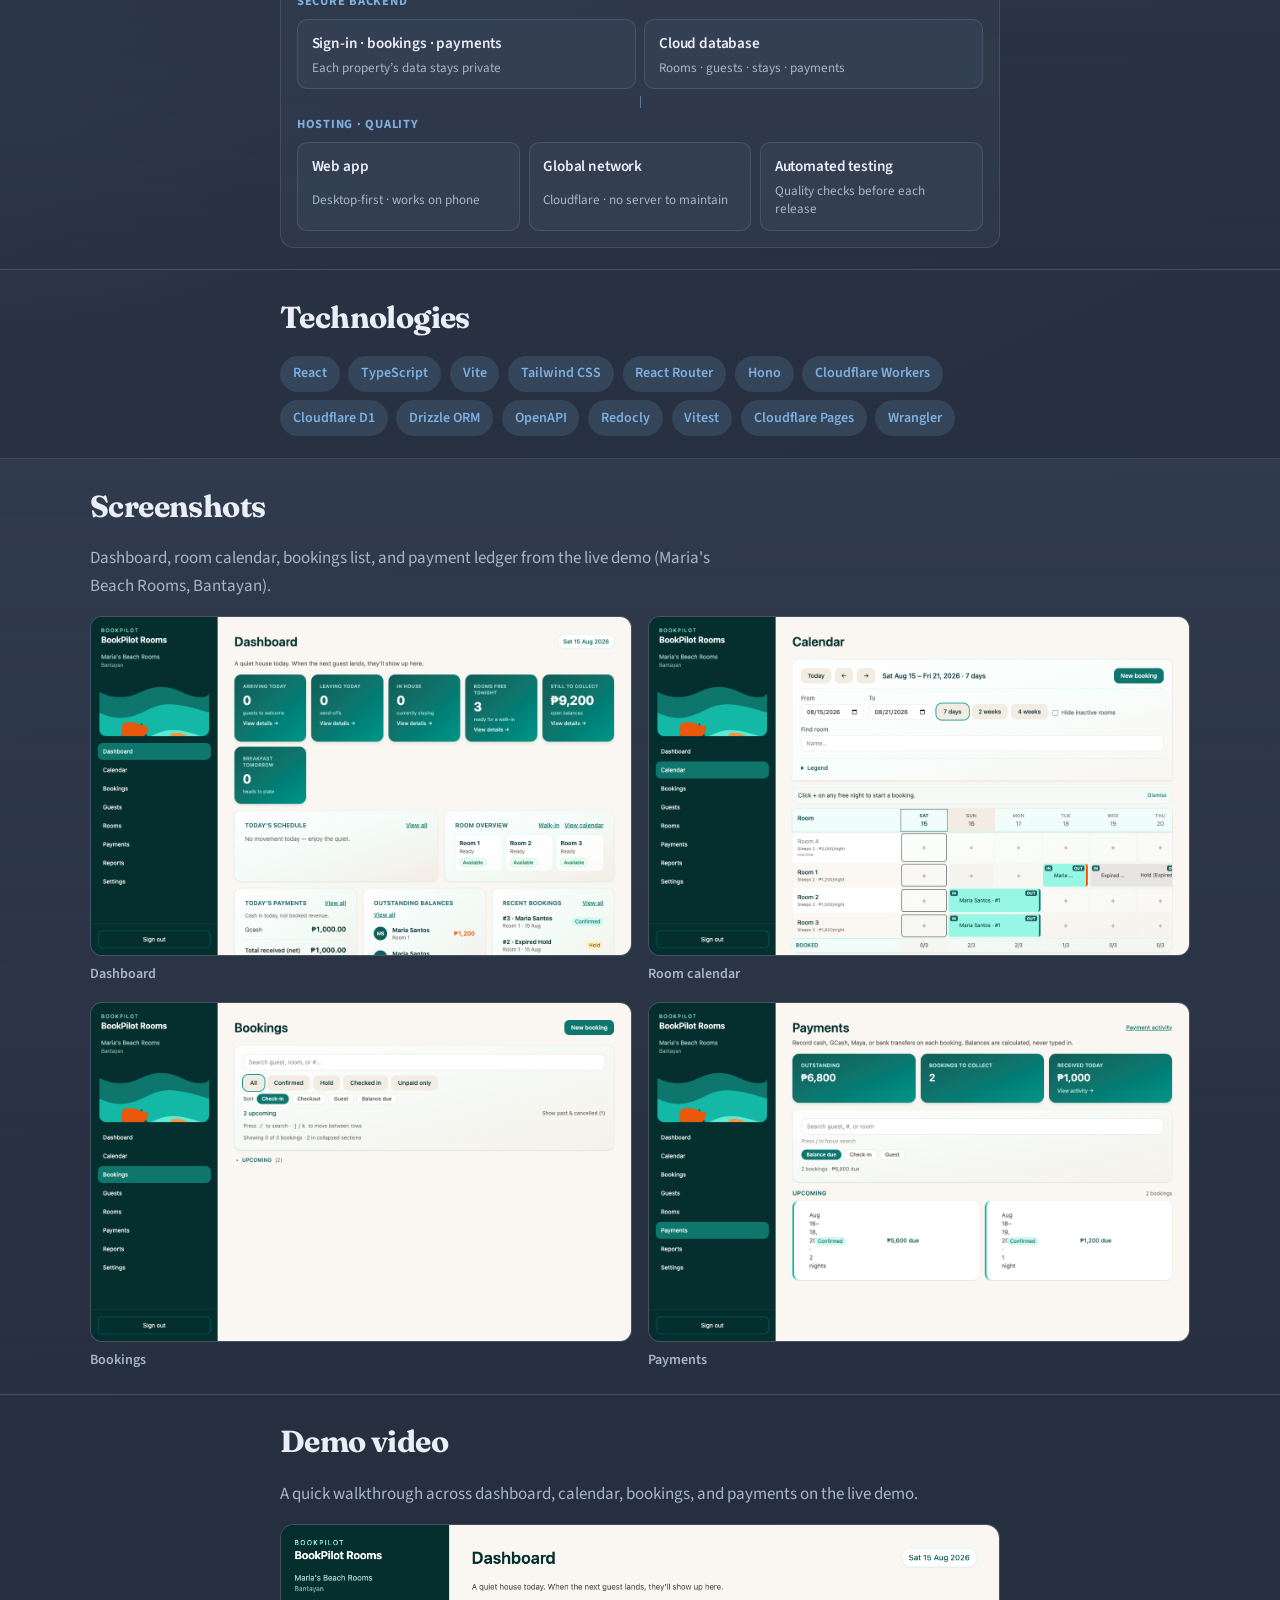
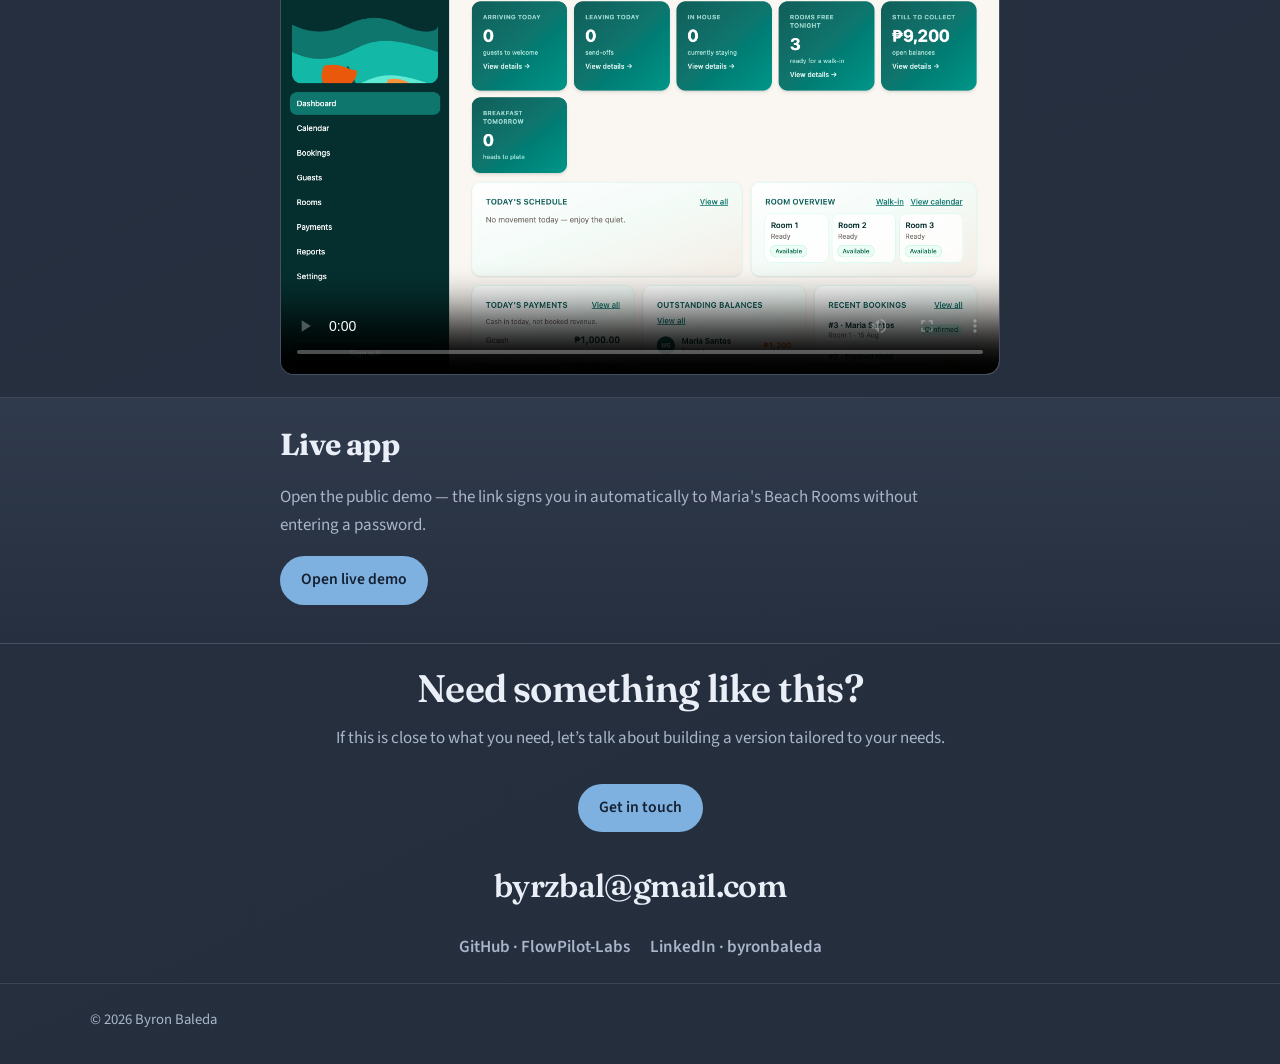
<file: projects/bookpilot-rooms.html>
<!DOCTYPE html>
<html lang="en">
  <head>
    <meta charset="UTF-8" />
    <meta name="viewport" content="width=device-width, initial-scale=1" />
    <meta
      name="description"
      content="BookPilot Rooms — booking and room management for small Philippine accommodations. React, Cloudflare Workers, and D1 by Byron Baleda."
    />
    <title>BookPilot Rooms — Byron Baleda</title>

    <link rel="icon" href="../assets/favicon.svg" type="image/svg+xml" />
    <link rel="icon" href="../assets/favicon.png" type="image/png" sizes="48x48" />
    <link rel="apple-touch-icon" href="../assets/apple-touch-icon.png" />

    <meta property="og:type" content="website" />
    <meta property="og:site_name" content="Byron Baleda" />
    <meta property="og:title" content="BookPilot Rooms — Byron Baleda" />
    <meta
      property="og:description"
      content="Booking and room management for small Philippine accommodations — room calendar, Messenger confirmations, and payment ledger on Cloudflare."
    />
    <meta
      property="og:url"
      content="https://flowpilot-labs.github.io/byron-portfolio/projects/bookpilot-rooms.html"
    />

    <script>
      try {
        /* Auto theme by local time: day=5, night=13 */
        var h = new Date().getHours();
        var t = h >= 6 && h < 18 ? "5" : "13";
        document.documentElement.setAttribute("data-theme", t);
      } catch (e) {}
    </script>
    <link rel="preconnect" href="https://fonts.googleapis.com" />
    <link rel="preconnect" href="https://fonts.gstatic.com" crossorigin />
    <link
      href="https://fonts.googleapis.com/css2?family=Fraunces:opsz,wght@9..144,500;9..144,600;9..144,700&family=Source+Sans+3:wght@400;500;600;700&display=swap"
      rel="stylesheet"
    />
    <link rel="stylesheet" href="../styles/main.css" />
    <link rel="stylesheet" href="../styles/themes.css" />
  </head>
  <body>
    <!-- Theme picker kept in DOM but hidden via CSS. See index.html notes to restore. -->
    <aside class="theme-picker" aria-label="Temporary theme switcher" hidden>
      <span class="theme-picker-label">Theme</span>
      <button type="button" data-theme-pick="1" title="1 Coastal slate">1</button>
      <button type="button" data-theme-pick="2" title="2 Paper studio">2</button>
      <button type="button" data-theme-pick="3" title="3 Sand &amp; forest">3</button>
      <button type="button" data-theme-pick="4" title="4 Mist blueprint">4</button>
      <button type="button" data-theme-pick="5" title="5 Clean alpine">5</button>
      <button type="button" data-theme-pick="6" title="6 Fog harbor (gradient)">6</button>
      <button type="button" data-theme-pick="7" title="7 Clay atelier">7</button>
      <button type="button" data-theme-pick="8" title="8 Sage ledger">8</button>
      <button type="button" data-theme-pick="9" title="9 Dusk stone">9</button>
      <button type="button" data-theme-pick="10" title="10 Parchment desk">10</button>
      <button type="button" data-theme-pick="11" title="11 Soft harbor (soft dark)">11</button>
      <button type="button" data-theme-pick="12" title="12 Soft ember (soft dark)">12</button>
      <button type="button" data-theme-pick="13" title="13 Soft steel (soft dark)">13</button>
      <button type="button" data-theme-pick="14" title="14 Soft moss (soft dark)">14</button>
      <button type="button" data-theme-pick="15" title="15 Soft graphite (soft dark)">15</button>
    </aside>

    <a class="skip-link" href="#project">Skip to content</a>

    <header class="site-header">
      <div class="header-inner">
        <a class="brand" href="../index.html">Byron Baleda</a>
        <button
          class="nav-toggle"
          type="button"
          aria-expanded="false"
          aria-controls="site-nav"
          aria-label="Open menu"
        >
          <span></span>
          <span></span>
          <span></span>
        </button>
        <nav id="site-nav" class="site-nav" aria-label="Primary">
          <a href="../index.html#home">Home</a>
          <a href="../index.html#work">Work</a>
          <a href="../index.html#about">About</a>
          <a href="../index.html#resume">Resume</a>
          <a href="../index.html#contact">Contact</a>
        </nav>
      </div>
    </header>

    <main id="project" class="project-page">
      <section class="section project-hero">
        <div class="container narrow">
          <p class="section-eyebrow reveal">
            <a class="back-link" href="../index.html#work">← Featured work</a>
          </p>
          <h1 class="project-title reveal">BookPilot Rooms</h1>
          <p class="project-summary reveal">
            A booking and room-management app for small Philippine
            accommodations — record Messenger-confirmed stays, keep a room
            calendar, track deposits and balances, and copy confirmations back
            to guests. Built for the web with React, Cloudflare Workers, and D1.
          </p>
          <div class="hero-actions reveal">
            <a
              class="btn btn-primary"
              href="https://bookpilot-rooms-web.pages.dev/demo?t=bpr-demo-8k2mQn9vL4xR"
              target="_blank"
              rel="noopener noreferrer"
              >Open live demo</a
            >
            <a class="btn btn-ghost" href="#demo">Demo video</a>
          </div>
        </div>
      </section>

      <section class="section section-alt">
        <div class="container narrow case-block reveal">
          <h2>Problem</h2>
          <div class="prose">
            <p>
              Small guesthouses and room-for-rent businesses in the Philippines
              often confirm bookings through Facebook and Messenger, then track
              availability, payments, and check-ins in notebooks, spreadsheets,
              or chat threads. That makes it hard to see which rooms are free,
              what balances are still owed, and who is arriving or leaving today
              — especially when the owner is juggling front-desk work on a
              laptop or phone.
            </p>
          </div>
        </div>
      </section>

      <section class="section">
        <div class="container narrow case-block reveal">
          <h2>Solution</h2>
          <div class="prose">
            <p>
              BookPilot Rooms is the business record after a guest confirms in
              Messenger. Owners record stays on a room calendar, move bookings
              through hold → confirmed → checked-in → checked-out, track
              deposits and balances in a payment ledger (cash, GCash, Maya, bank
              transfer), and copy a clean confirmation message back to chat.
              A daily dashboard answers “what happened today?” with check-ins,
              check-outs, occupancy, open balances, and payment breakdowns.
              Multi-room bookings, room blocks, guest history, CSV exports, and
              staff invites round out the pilot — desktop-first, with a usable
              stacked layout on phone.
            </p>
          </div>
        </div>
      </section>

      <section class="section section-alt">
        <div class="container narrow case-block reveal">
          <h2>Architecture</h2>
          <div class="prose">
            <p>
              BookPilot Rooms is a web app for small guesthouses and room rentals
              — record bookings after a guest confirms in Messenger, see which
              rooms are free on a calendar, track deposits and balances, and copy
              confirmation messages back to chat. It opens in the browser on a
              laptop or phone, with a public demo that signs you in automatically
              so you can explore without a password.
            </p>
            <p>
              Each property’s data stays private — staff only see their own
              rooms, guests, and payments. Availability, booking status, and
              balance math are checked automatically so double-bookings and
              wrong totals are caught early. The app and backend run on
              Cloudflare’s global network (no server to maintain), with bookings
              and payments in a managed database and dates shown in Philippine
              time.
            </p>
          </div>

          <figure class="arch-diagram" aria-label="BookPilot Rooms architecture overview">
            <div class="arch-layer">
              <p class="arch-layer-label">Daily operations</p>
              <div class="arch-row arch-row-2">
                <div class="arch-node">
                  <strong>Front desk</strong>
                  <span>Dashboard · calendar · bookings</span>
                  <span>Guests · rooms · payments</span>
                </div>
                <div class="arch-node">
                  <strong>Property admin</strong>
                  <span>Reports · exports · settings</span>
                  <span>Team invites · members</span>
                </div>
              </div>
            </div>

            <div class="arch-flow" aria-hidden="true"></div>

            <div class="arch-layer arch-layer-accent">
              <p class="arch-layer-label">Business rules</p>
              <div class="arch-node arch-node-wide">
                <strong>Availability · balances · booking lifecycle</strong>
                <span>Conflict and payment checks before you confirm a stay</span>
              </div>
            </div>

            <div class="arch-flow" aria-hidden="true"></div>

            <div class="arch-layer">
              <p class="arch-layer-label">Secure backend</p>
              <div class="arch-row arch-row-2">
                <div class="arch-node">
                  <strong>Sign-in · bookings · payments</strong>
                  <span>Each property’s data stays private</span>
                </div>
                <div class="arch-node">
                  <strong>Cloud database</strong>
                  <span>Rooms · guests · stays · payments</span>
                </div>
              </div>
            </div>

            <div class="arch-flow" aria-hidden="true"></div>

            <div class="arch-layer">
              <p class="arch-layer-label">Hosting · quality</p>
              <div class="arch-row arch-row-3">
                <div class="arch-node">
                  <strong>Web app</strong>
                  <span>Desktop-first · works on phone</span>
                </div>
                <div class="arch-node">
                  <strong>Global network</strong>
                  <span>Cloudflare · no server to maintain</span>
                </div>
                <div class="arch-node">
                  <strong>Automated testing</strong>
                  <span>Quality checks before each release</span>
                </div>
              </div>
            </div>
          </figure>
        </div>
      </section>

      <section class="section">
        <div class="container narrow case-block reveal">
          <h2>Technologies</h2>
          <ul class="skills">
            <li>React</li>
            <li>TypeScript</li>
            <li>Vite</li>
            <li>Tailwind CSS</li>
            <li>React Router</li>
            <li>Hono</li>
            <li>Cloudflare Workers</li>
            <li>Cloudflare D1</li>
            <li>Drizzle ORM</li>
            <li>OpenAPI</li>
            <li>Redocly</li>
            <li>Vitest</li>
            <li>Cloudflare Pages</li>
            <li>Wrangler</li>
          </ul>
        </div>
      </section>

      <section class="section section-alt">
        <div class="container case-block reveal">
          <h2>Screenshots</h2>
          <p class="section-lede">
            Dashboard, room calendar, bookings list, and payment ledger from
            the live demo (Maria's Beach Rooms, Bantayan).
          </p>
          <div class="shot-grid">
            <figure class="shot">
              <img
                src="../assets/projects/bookpilot-rooms/dashboard.png"
                alt="BookPilot Rooms dashboard with today's arrivals, departures, occupancy, open balances, and breakfast summary"
                width="1280"
                height="800"
                loading="lazy"
              />
              <figcaption>Dashboard</figcaption>
            </figure>
            <figure class="shot">
              <img
                src="../assets/projects/bookpilot-rooms/calendar.png"
                alt="BookPilot Rooms room calendar with availability grid, booking bars, and date range controls"
                width="1280"
                height="800"
                loading="lazy"
              />
              <figcaption>Room calendar</figcaption>
            </figure>
            <figure class="shot">
              <img
                src="../assets/projects/bookpilot-rooms/bookings.png"
                alt="BookPilot Rooms bookings list with status filters, guest names, and stay dates"
                width="1280"
                height="800"
                loading="lazy"
              />
              <figcaption>Bookings</figcaption>
            </figure>
            <figure class="shot">
              <img
                src="../assets/projects/bookpilot-rooms/payments.png"
                alt="BookPilot Rooms payments page showing outstanding balances grouped by booking"
                width="1280"
                height="800"
                loading="lazy"
              />
              <figcaption>Payments</figcaption>
            </figure>
          </div>
        </div>
      </section>

      <section id="demo" class="section">
        <div class="container narrow case-block reveal">
          <h2>Demo video</h2>
          <p class="section-lede">
            A quick walkthrough across dashboard, calendar, bookings, and
            payments on the live demo.
          </p>
          <div class="demo-video">
            <video
              controls
              playsinline
              preload="metadata"
              poster="../assets/projects/bookpilot-rooms/dashboard.png"
            >
              <source
                src="../assets/projects/bookpilot-rooms/BookPilotRoomsDemo.mp4"
                type="video/mp4"
              />
              Your browser does not support embedded video.
              <a href="../assets/projects/bookpilot-rooms/BookPilotRoomsDemo.mp4"
                >Download the demo</a
              >.
            </video>
          </div>
        </div>
      </section>

      <section class="section section-alt">
        <div class="container narrow case-block reveal">
          <h2>Live app</h2>
          <p class="section-lede">
            Open the public demo — the link signs you in automatically to Maria's
            Beach Rooms without entering a password.
          </p>
          <p>
            <a
              class="btn btn-primary"
              href="https://bookpilot-rooms-web.pages.dev/demo?t=bpr-demo-8k2mQn9vL4xR"
              target="_blank"
              rel="noopener noreferrer"
              >Open live demo</a
            >
          </p>
        </div>
      </section>

      <section class="section contact-cta project-cta">
        <div class="container narrow centered-block">
          <header class="section-header centered reveal">
            <h2>Need something like this?</h2>
            <p class="section-lede">
              If this is close to what you need, let’s talk about building a
              version tailored to your needs.
            </p>
          </header>
          <div class="contact-actions reveal">
            <a class="btn btn-primary" href="mailto:byrzbal@gmail.com"
              >Get in touch</a
            >
          </div>
          <div class="contact-block reveal">
            <a class="contact-email" href="mailto:byrzbal@gmail.com"
              >byrzbal@gmail.com</a
            >
            <ul class="social-links">
              <li>
                <a
                  href="https://github.com/FlowPilot-Labs"
                  target="_blank"
                  rel="noopener noreferrer"
                  >GitHub · FlowPilot-Labs</a
                >
              </li>
              <li>
                <a
                  href="https://www.linkedin.com/in/byronbaleda/"
                  target="_blank"
                  rel="noopener noreferrer"
                  >LinkedIn · byronbaleda</a
                >
              </li>
            </ul>
          </div>
        </div>
      </section>
    </main>

    <footer class="site-footer">
      <div class="container">
        <p>© <span id="year"></span> Byron Baleda</p>
      </div>
    </footer>

    <script src="../scripts/main.js" defer></script>
  </body>
</html>
</file>
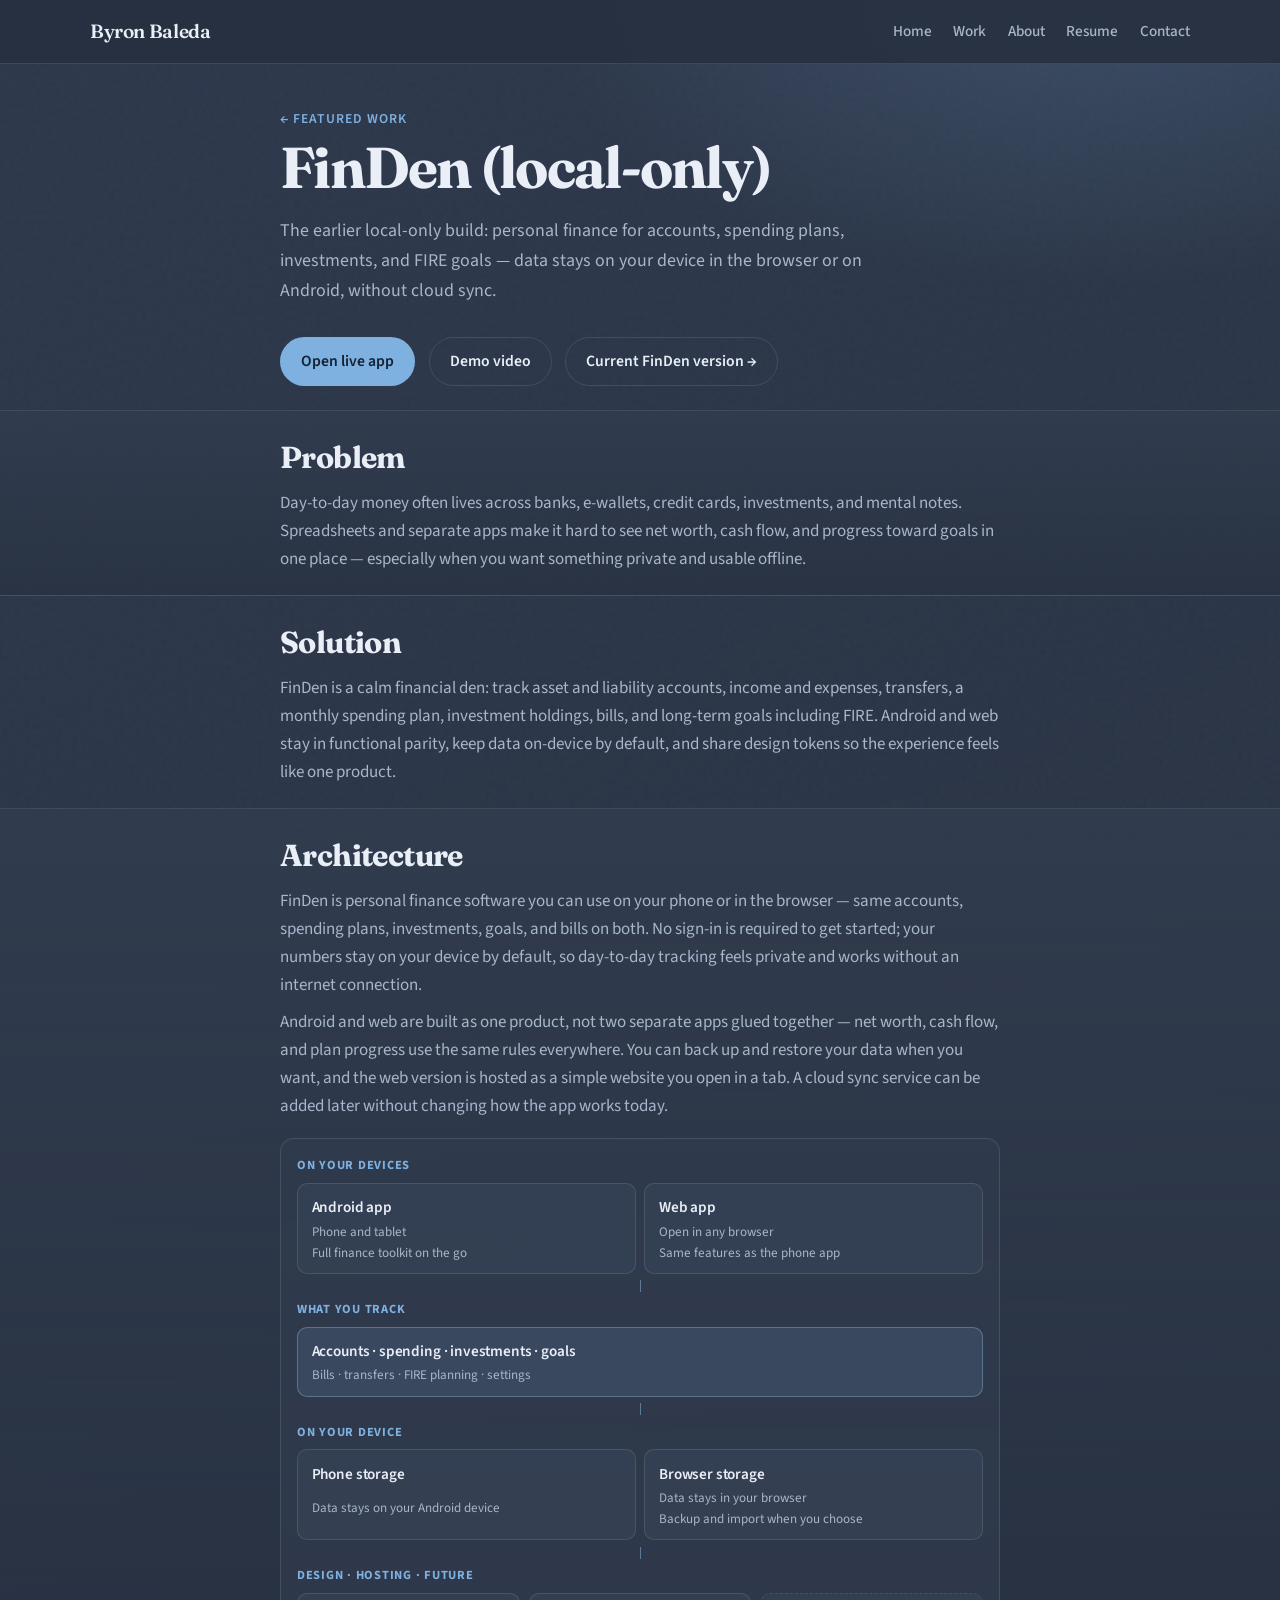
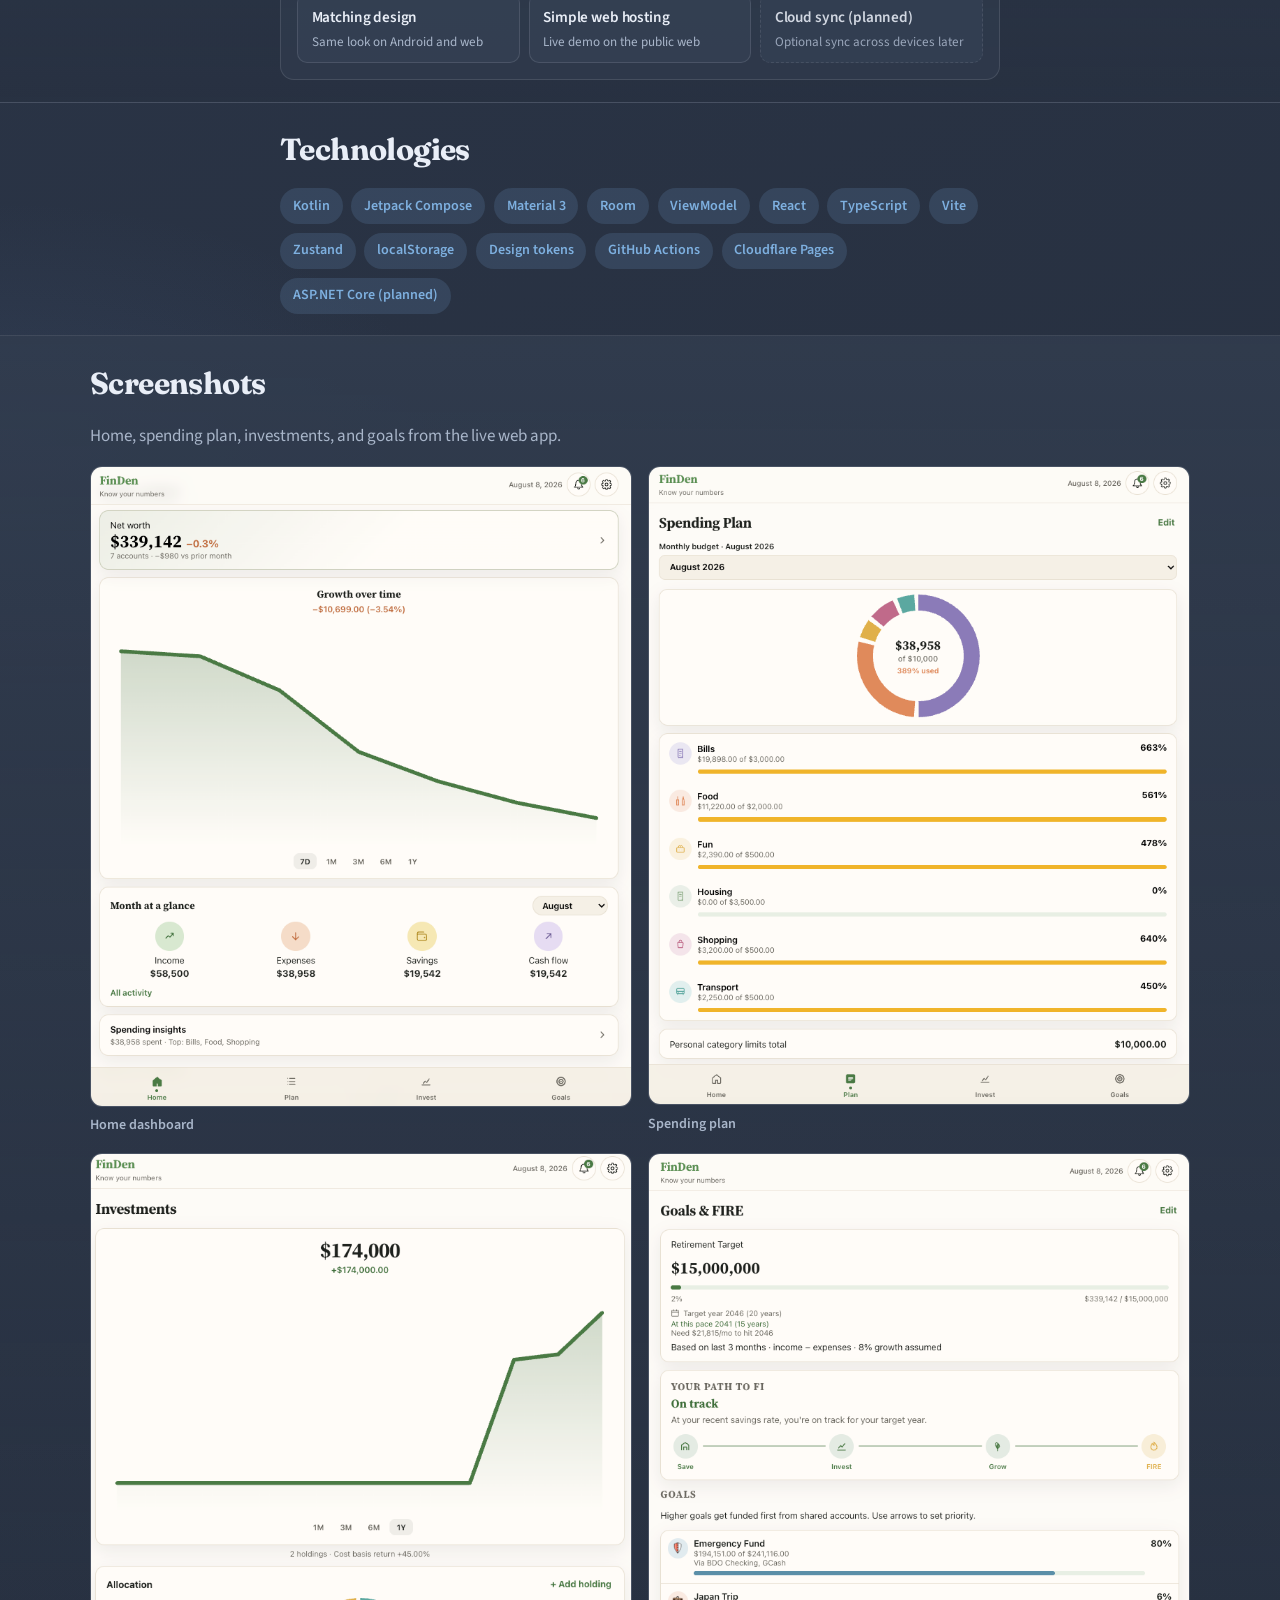
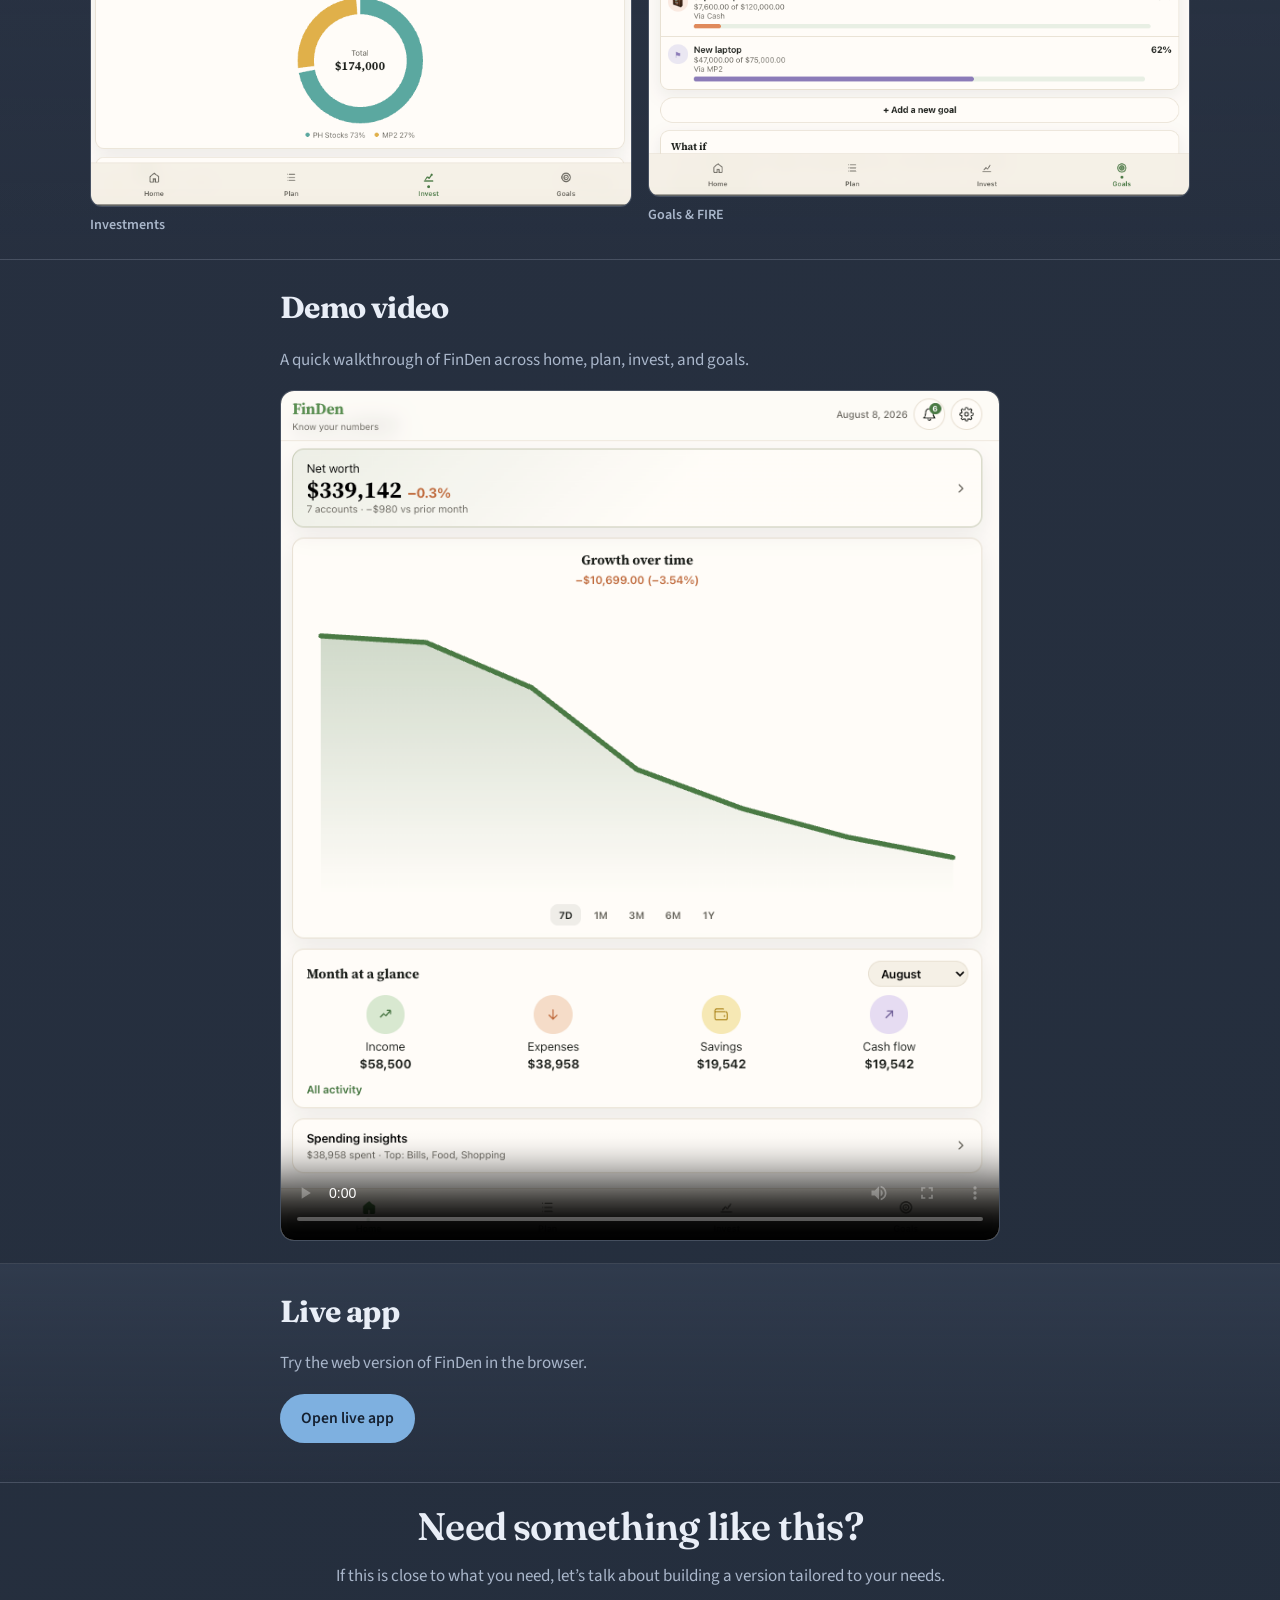
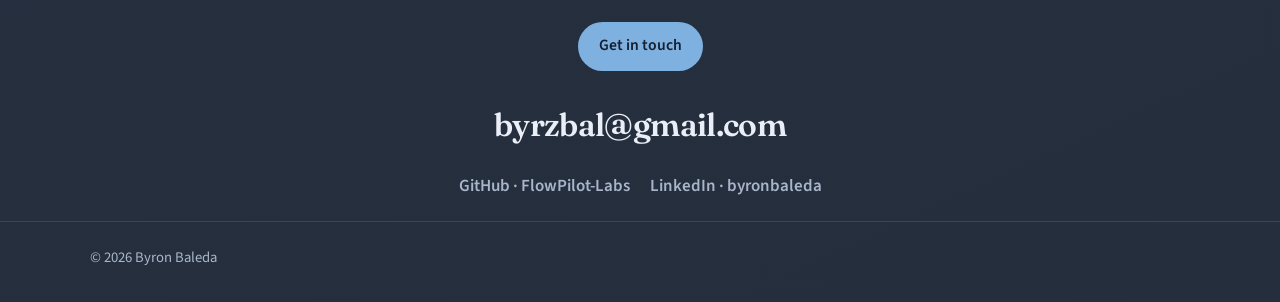
<file: projects/finden-local.html>
<!DOCTYPE html>
<html lang="en">
  <head>
    <meta charset="UTF-8" />
    <meta name="viewport" content="width=device-width, initial-scale=1" />
    <meta
      name="description"
      content="FinDen local-only version — personal finance stored on-device in the browser or on Android, without cloud sync. Android and web by Byron Baleda."
    />
    <title>FinDen (local-only) — Byron Baleda</title>

    <link rel="icon" href="../assets/favicon.svg" type="image/svg+xml" />
    <link rel="icon" href="../assets/favicon.png" type="image/png" sizes="48x48" />
    <link rel="apple-touch-icon" href="../assets/apple-touch-icon.png" />

    <meta property="og:type" content="website" />
    <meta property="og:site_name" content="Byron Baleda" />
    <meta property="og:title" content="FinDen (local-only) — Byron Baleda" />
    <meta
      property="og:description"
      content="Earlier local-only FinDen — accounts, spending plans, investments, and FIRE goals stored on your device. Android and web."
    />
    <meta property="og:url" content="https://flowpilot-labs.github.io/byron-portfolio/projects/finden-local.html" />
    <meta property="og:image" content="https://flowpilot-labs.github.io/byron-portfolio/assets/og-finden.png" />
    <meta property="og:image:width" content="1200" />
    <meta property="og:image:height" content="630" />

    <meta name="twitter:card" content="summary_large_image" />
    <meta name="twitter:title" content="FinDen (local-only) — Byron Baleda" />
    <meta
      name="twitter:description"
      content="Earlier local-only FinDen — accounts, spending plans, investments, and FIRE goals stored on your device. Android and web."
    />
    <meta name="twitter:image" content="https://flowpilot-labs.github.io/byron-portfolio/assets/og-finden.png" />

    <script>
      try {
        /* Auto theme by local time: day=5, night=13 */
        var h = new Date().getHours();
        var t = h >= 6 && h < 18 ? "5" : "13";
        document.documentElement.setAttribute("data-theme", t);
      } catch (e) {}
    </script>
    <link rel="preconnect" href="https://fonts.googleapis.com" />
    <link rel="preconnect" href="https://fonts.gstatic.com" crossorigin />
    <link
      href="https://fonts.googleapis.com/css2?family=Fraunces:opsz,wght@9..144,500;9..144,600;9..144,700&family=Source+Sans+3:wght@400;500;600;700&display=swap"
      rel="stylesheet"
    />
    <link rel="stylesheet" href="../styles/main.css" />
    <link rel="stylesheet" href="../styles/themes.css" />
  </head>
  <body>
    <!-- Theme picker kept in DOM but hidden via CSS. See index.html notes to restore. -->
    <aside class="theme-picker" aria-label="Temporary theme switcher" hidden>
      <span class="theme-picker-label">Theme</span>
      <button type="button" data-theme-pick="1" title="1 Coastal slate">1</button>
      <button type="button" data-theme-pick="2" title="2 Paper studio">2</button>
      <button type="button" data-theme-pick="3" title="3 Sand &amp; forest">3</button>
      <button type="button" data-theme-pick="4" title="4 Mist blueprint">4</button>
      <button type="button" data-theme-pick="5" title="5 Clean alpine">5</button>
      <button type="button" data-theme-pick="6" title="6 Fog harbor (gradient)">6</button>
      <button type="button" data-theme-pick="7" title="7 Clay atelier">7</button>
      <button type="button" data-theme-pick="8" title="8 Sage ledger">8</button>
      <button type="button" data-theme-pick="9" title="9 Dusk stone">9</button>
      <button type="button" data-theme-pick="10" title="10 Parchment desk">10</button>
      <button type="button" data-theme-pick="11" title="11 Soft harbor (soft dark)">11</button>
      <button type="button" data-theme-pick="12" title="12 Soft ember (soft dark)">12</button>
      <button type="button" data-theme-pick="13" title="13 Soft steel (soft dark)">13</button>
      <button type="button" data-theme-pick="14" title="14 Soft moss (soft dark)">14</button>
      <button type="button" data-theme-pick="15" title="15 Soft graphite (soft dark)">15</button>
    </aside>

    <a class="skip-link" href="#project">Skip to content</a>

    <header class="site-header">
      <div class="header-inner">
        <a class="brand" href="../index.html">Byron Baleda</a>
        <button
          class="nav-toggle"
          type="button"
          aria-expanded="false"
          aria-controls="site-nav"
          aria-label="Open menu"
        >
          <span></span>
          <span></span>
          <span></span>
        </button>
        <nav id="site-nav" class="site-nav" aria-label="Primary">
          <a href="../index.html#home">Home</a>
          <a href="../index.html#work">Work</a>
          <a href="../index.html#about">About</a>
          <a href="../index.html#resume">Resume</a>
          <a href="../index.html#contact">Contact</a>
        </nav>
      </div>
    </header>

    <main id="project" class="project-page">
      <section class="section project-hero">
        <div class="container narrow">
          <p class="section-eyebrow reveal">
            <a class="back-link" href="../index.html#work">← Featured work</a>
          </p>
          <h1 class="project-title reveal">FinDen (local-only)</h1>
          <p class="project-summary reveal">
            The earlier local-only build: personal finance for accounts,
            spending plans, investments, and FIRE goals — data stays on your
            device in the browser or on Android, without cloud sync.
          </p>
          <div class="hero-actions reveal">
            <a
              class="btn btn-primary"
              href="https://finden-old.pages.dev/"
              target="_blank"
              rel="noopener noreferrer"
              >Open live app</a
            >
            <a class="btn btn-ghost" href="#demo">Demo video</a>
            <a class="btn btn-ghost" href="finden.html">Current FinDen version →</a>
          </div>
        </div>
      </section>

      <section class="section section-alt">
        <div class="container narrow case-block reveal">
          <h2>Problem</h2>
          <div class="prose">
            <p>
              Day-to-day money often lives across banks, e-wallets, credit cards,
              investments, and mental notes. Spreadsheets and separate apps make
              it hard to see net worth, cash flow, and progress toward goals in
              one place — especially when you want something private and usable
              offline.
            </p>
          </div>
        </div>
      </section>

      <section class="section">
        <div class="container narrow case-block reveal">
          <h2>Solution</h2>
          <div class="prose">
            <p>
              FinDen is a calm financial den: track asset and liability accounts,
              income and expenses, transfers, a monthly spending plan, investment
              holdings, bills, and long-term goals including FIRE. Android and
              web stay in functional parity, keep data on-device by default, and
              share design tokens so the experience feels like one product.
            </p>
          </div>
        </div>
      </section>

      <section class="section section-alt">
        <div class="container narrow case-block reveal">
          <h2>Architecture</h2>
          <div class="prose">
            <p>
              FinDen is personal finance software you can use on your phone or in
              the browser — same accounts, spending plans, investments, goals,
              and bills on both. No sign-in is required to get started; your
              numbers stay on your device by default, so day-to-day tracking
              feels private and works without an internet connection.
            </p>
            <p>
              Android and web are built as one product, not two separate apps
              glued together — net worth, cash flow, and plan progress use the
              same rules everywhere. You can back up and restore your data when
              you want, and the web version is hosted as a simple website you
              open in a tab. A cloud sync service can be added later without
              changing how the app works today.
            </p>
          </div>

          <figure class="arch-diagram" aria-label="FinDen architecture overview">
            <div class="arch-layer">
              <p class="arch-layer-label">On your devices</p>
              <div class="arch-row arch-row-2">
                <div class="arch-node">
                  <strong>Android app</strong>
                  <span>Phone and tablet</span>
                  <span>Full finance toolkit on the go</span>
                </div>
                <div class="arch-node">
                  <strong>Web app</strong>
                  <span>Open in any browser</span>
                  <span>Same features as the phone app</span>
                </div>
              </div>
            </div>

            <div class="arch-flow" aria-hidden="true"></div>

            <div class="arch-layer arch-layer-accent">
              <p class="arch-layer-label">What you track</p>
              <div class="arch-node arch-node-wide">
                <strong>Accounts · spending · investments · goals</strong>
                <span>Bills · transfers · FIRE planning · settings</span>
              </div>
            </div>

            <div class="arch-flow" aria-hidden="true"></div>

            <div class="arch-layer">
              <p class="arch-layer-label">On your device</p>
              <div class="arch-row arch-row-2">
                <div class="arch-node">
                  <strong>Phone storage</strong>
                  <span>Data stays on your Android device</span>
                </div>
                <div class="arch-node">
                  <strong>Browser storage</strong>
                  <span>Data stays in your browser</span>
                  <span>Backup and import when you choose</span>
                </div>
              </div>
            </div>

            <div class="arch-flow" aria-hidden="true"></div>

            <div class="arch-layer">
              <p class="arch-layer-label">Design · hosting · future</p>
              <div class="arch-row arch-row-3">
                <div class="arch-node">
                  <strong>Matching design</strong>
                  <span>Same look on Android and web</span>
                </div>
                <div class="arch-node">
                  <strong>Simple web hosting</strong>
                  <span>Live demo on the public web</span>
                </div>
                <div class="arch-node arch-node-muted">
                  <strong>Cloud sync (planned)</strong>
                  <span>Optional sync across devices later</span>
                </div>
              </div>
            </div>
          </figure>
        </div>
      </section>

      <section class="section">
        <div class="container narrow case-block reveal">
          <h2>Technologies</h2>
          <ul class="skills">
            <li>Kotlin</li>
            <li>Jetpack Compose</li>
            <li>Material 3</li>
            <li>Room</li>
            <li>ViewModel</li>
            <li>React</li>
            <li>TypeScript</li>
            <li>Vite</li>
            <li>Zustand</li>
            <li>localStorage</li>
            <li>Design tokens</li>
            <li>GitHub Actions</li>
            <li>Cloudflare Pages</li>
            <li>ASP.NET Core (planned)</li>
          </ul>
        </div>
      </section>

      <section class="section section-alt">
        <div class="container case-block reveal">
          <h2>Screenshots</h2>
          <p class="section-lede">
            Home, spending plan, investments, and goals from the live web app.
          </p>
          <div class="shot-grid">
            <figure class="shot">
              <img
                src="../assets/projects/finden/home.png"
                alt="FinDen home dashboard showing net worth, growth chart, and month at a glance"
                width="773"
                height="915"
                loading="lazy"
              />
              <figcaption>Home dashboard</figcaption>
            </figure>
            <figure class="shot">
              <img
                src="../assets/projects/finden/plan.png"
                alt="FinDen spending plan with category donut chart and budget progress"
                width="774"
                height="914"
                loading="lazy"
              />
              <figcaption>Spending plan</figcaption>
            </figure>
            <figure class="shot">
              <img
                src="../assets/projects/finden/invest.png"
                alt="FinDen investments screen with portfolio chart and allocation donut"
                width="758"
                height="915"
                loading="lazy"
              />
              <figcaption>Investments</figcaption>
            </figure>
            <figure class="shot">
              <img
                src="../assets/projects/finden/goals.png"
                alt="FinDen goals screen with FIRE progress and individual goal trackers"
                width="773"
                height="919"
                loading="lazy"
              />
              <figcaption>Goals &amp; FIRE</figcaption>
            </figure>
          </div>
        </div>
      </section>

      <section id="demo" class="section">
        <div class="container narrow case-block reveal">
          <h2>Demo video</h2>
          <p class="section-lede">
            A quick walkthrough of FinDen across home, plan, invest, and goals.
          </p>
          <div class="demo-video">
            <video
              controls
              playsinline
              preload="metadata"
              poster="../assets/projects/finden/home.png"
            >
              <source
                src="../assets/projects/finden/FinDenDemo.mp4"
                type="video/mp4"
              />
              Your browser does not support embedded video.
              <a href="../assets/projects/finden/FinDenDemo.mp4">Download the demo</a>.
            </video>
          </div>
        </div>
      </section>

      <section class="section section-alt">
        <div class="container narrow case-block reveal">
          <h2>Live app</h2>
          <p class="section-lede">
            Try the web version of FinDen in the browser.
          </p>
          <p>
            <a
              class="btn btn-primary"
              href="https://finden-old.pages.dev/"
              target="_blank"
              rel="noopener noreferrer"
              >Open live app</a
            >
          </p>
        </div>
      </section>

      <section class="section contact-cta project-cta">
        <div class="container narrow centered-block">
          <header class="section-header centered reveal">
            <h2>Need something like this?</h2>
            <p class="section-lede">
              If this is close to what you need, let’s talk about building a
              version tailored to your needs.
            </p>
          </header>
          <div class="contact-actions reveal">
            <a class="btn btn-primary" href="mailto:byrzbal@gmail.com"
              >Get in touch</a
            >
          </div>
          <div class="contact-block reveal">
            <a class="contact-email" href="mailto:byrzbal@gmail.com"
              >byrzbal@gmail.com</a
            >
            <ul class="social-links">
              <li>
                <a
                  href="https://github.com/FlowPilot-Labs"
                  target="_blank"
                  rel="noopener noreferrer"
                  >GitHub · FlowPilot-Labs</a
                >
              </li>
              <li>
                <a
                  href="https://www.linkedin.com/in/byronbaleda/"
                  target="_blank"
                  rel="noopener noreferrer"
                  >LinkedIn · byronbaleda</a
                >
              </li>
            </ul>
          </div>
        </div>
      </section>
    </main>

    <footer class="site-footer">
      <div class="container">
        <p>© <span id="year"></span> Byron Baleda</p>
      </div>
    </footer>

    <script src="../scripts/main.js" defer></script>
  </body>
</html>
</file>
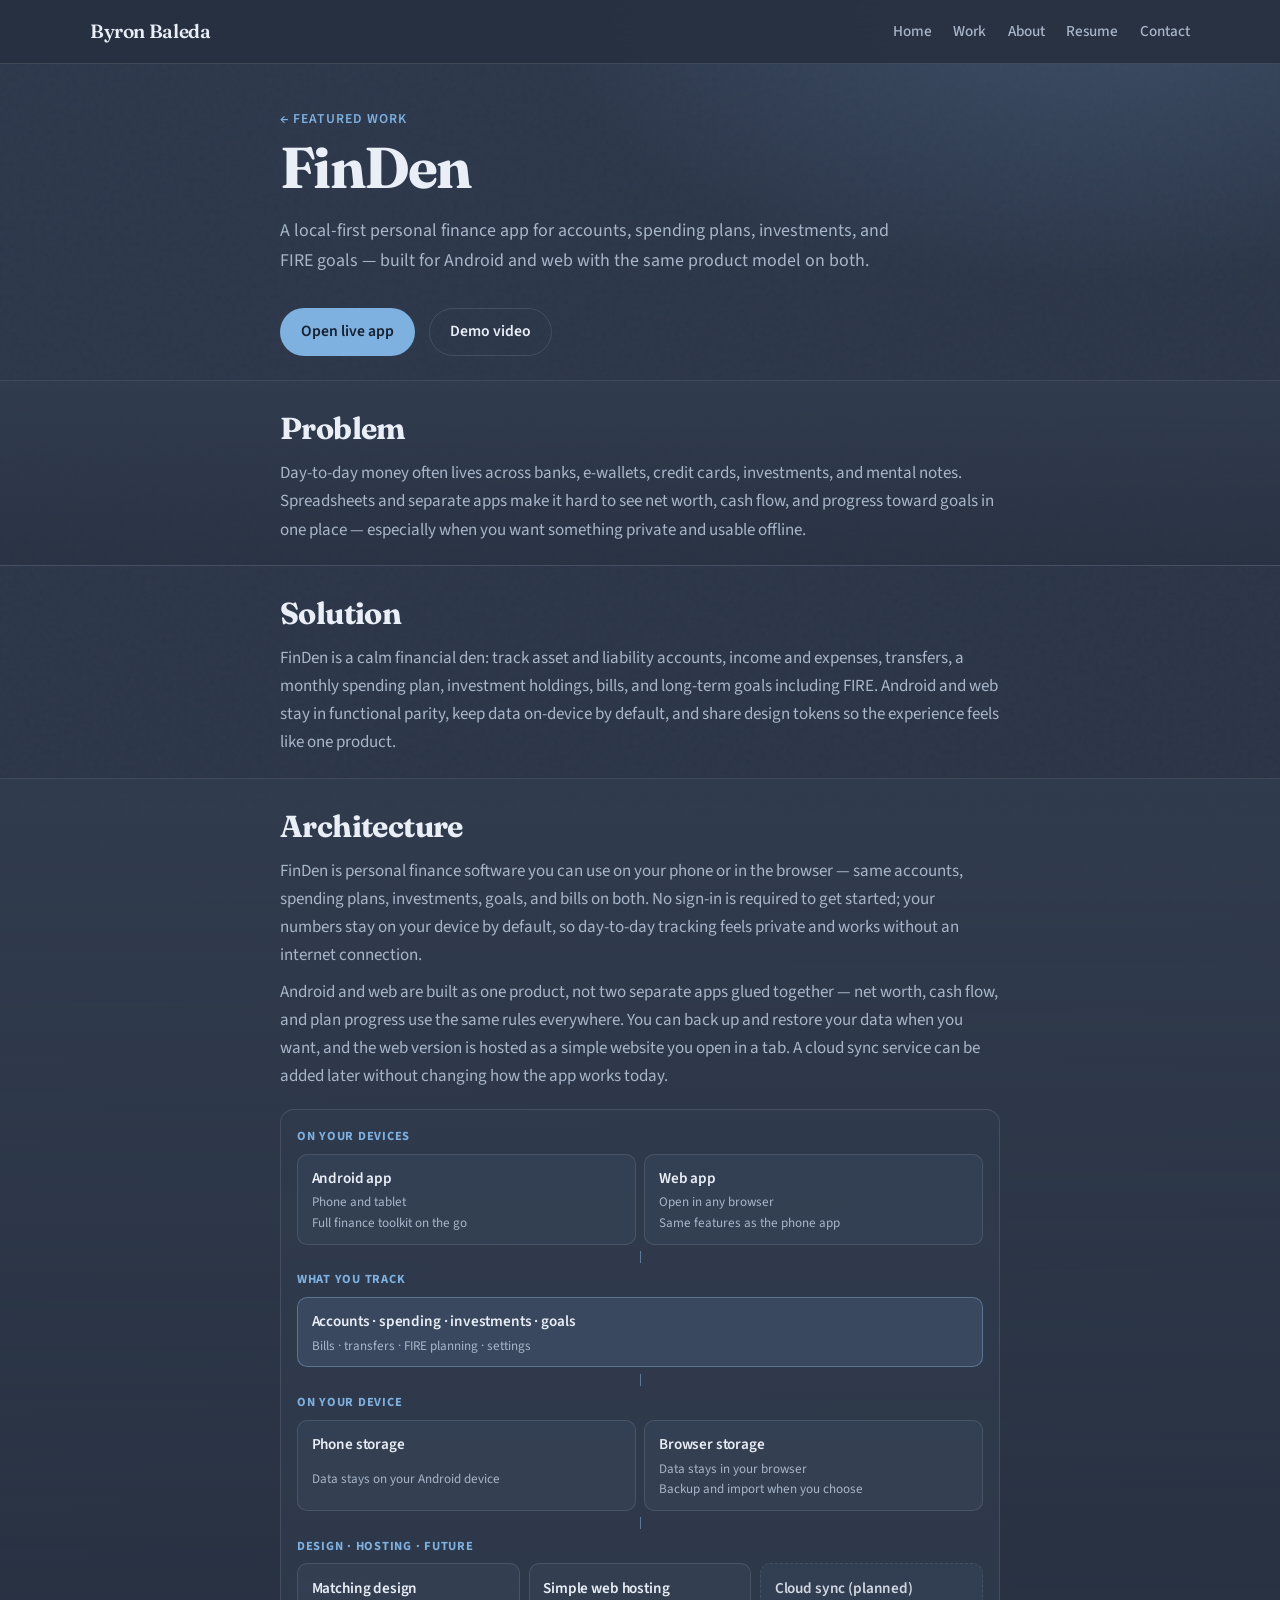
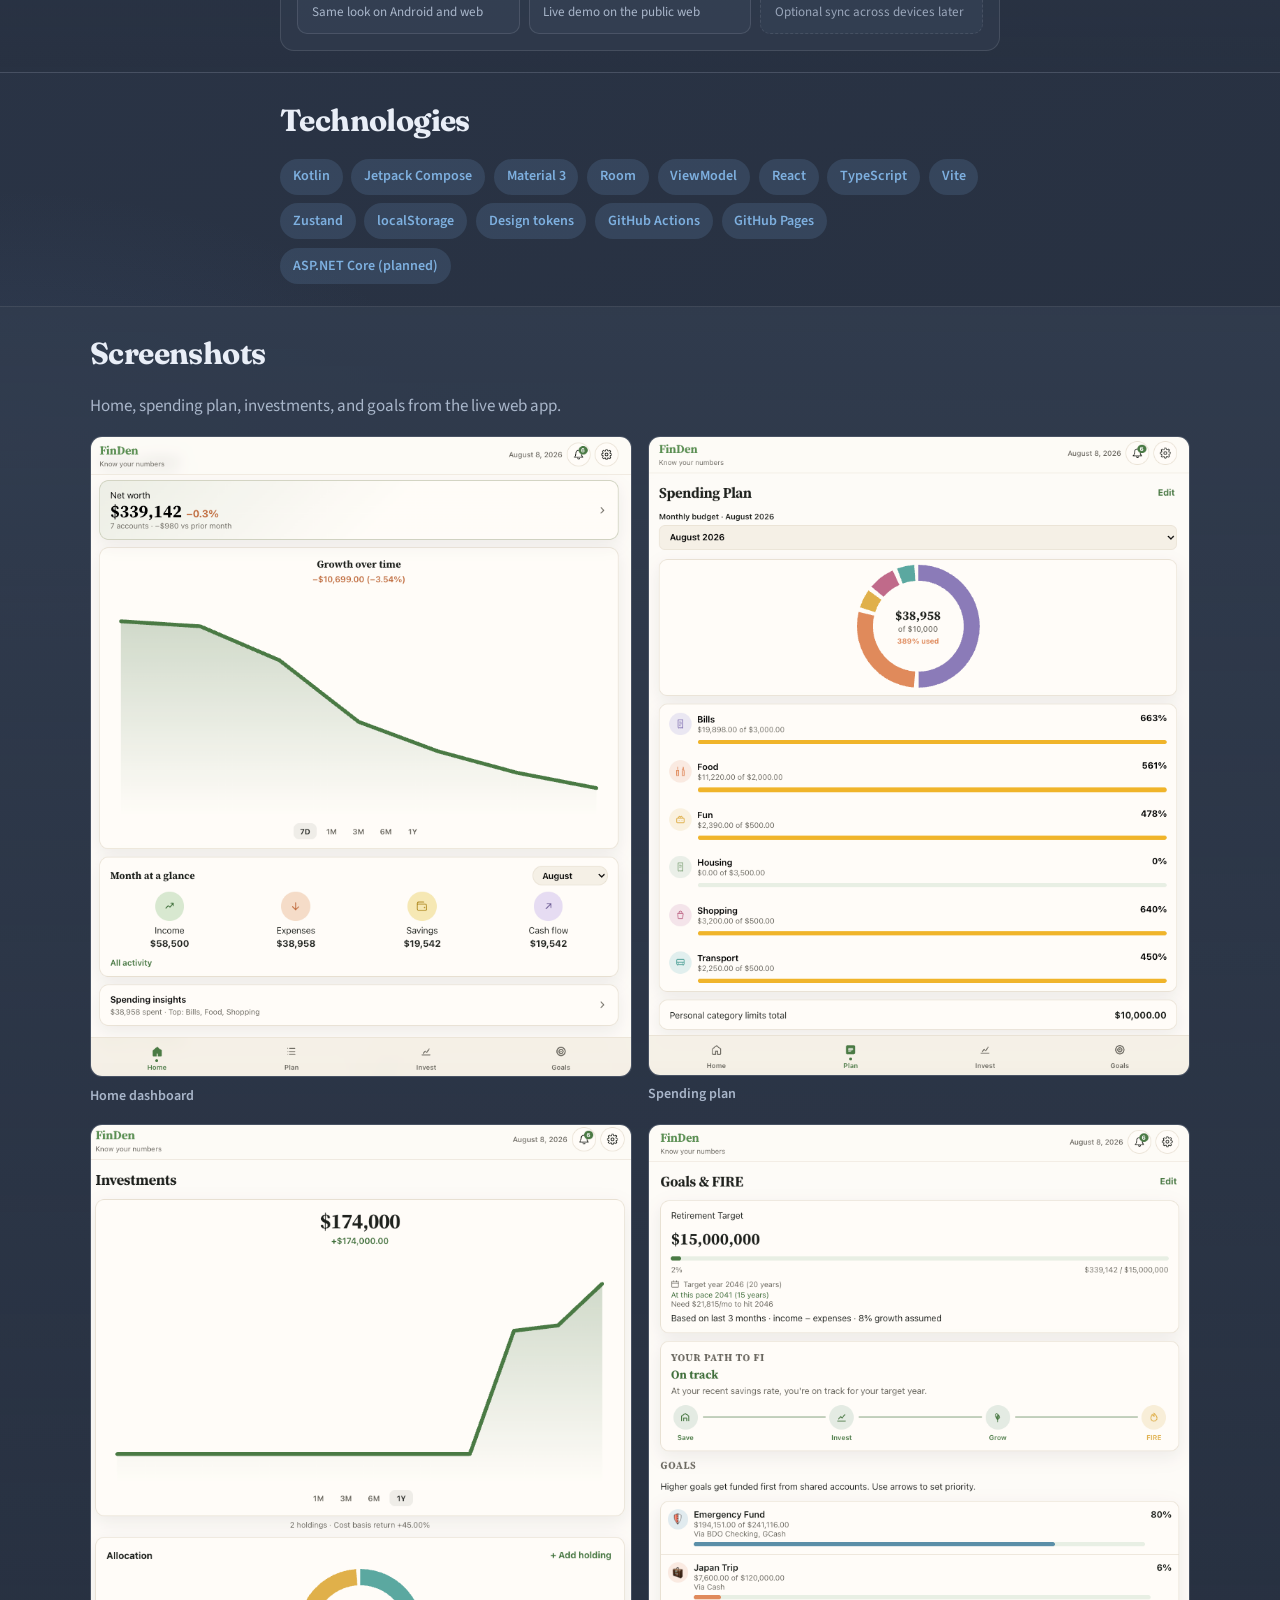
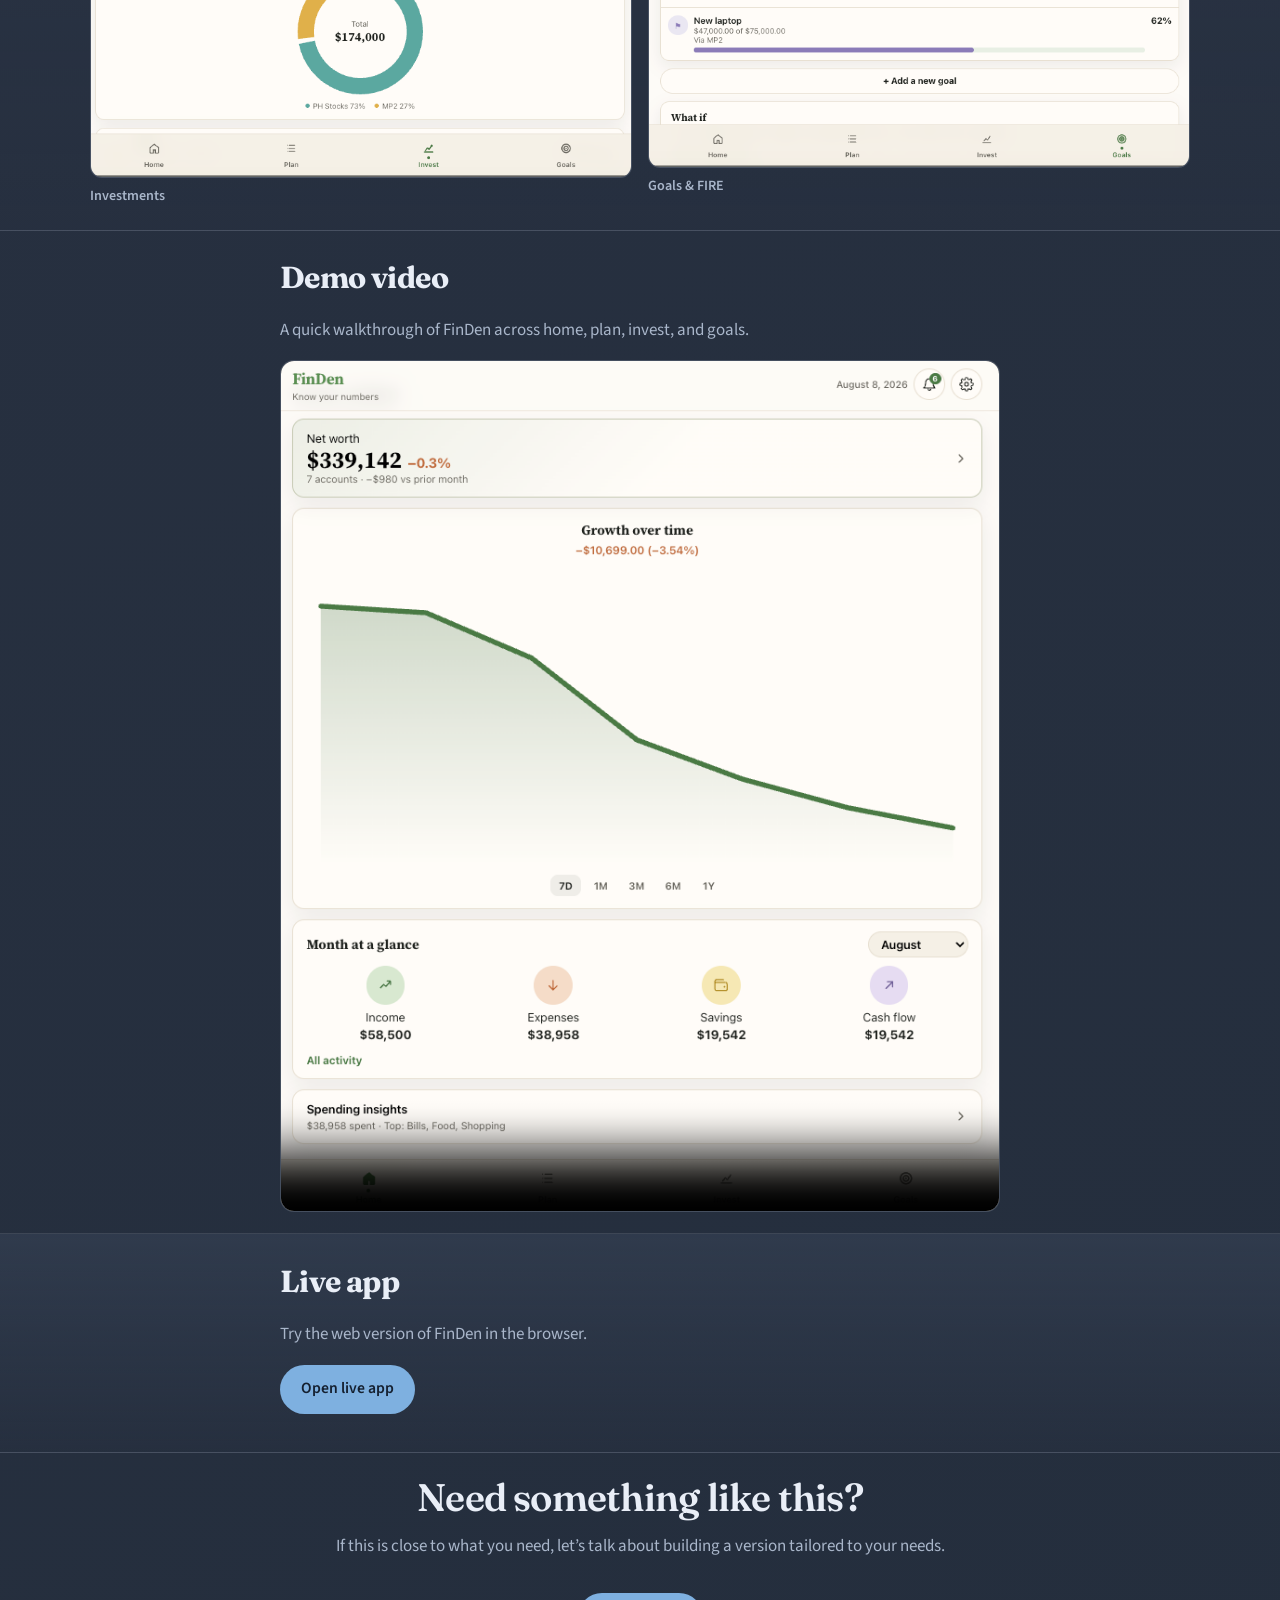
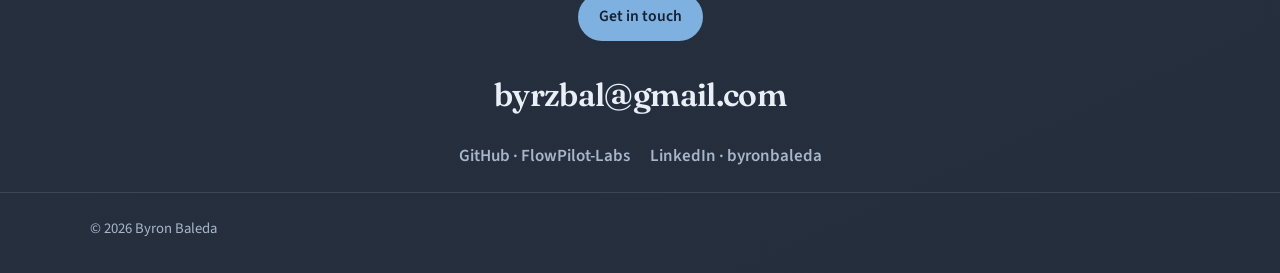
<file: projects/finden.html>
<!DOCTYPE html>
<html lang="en">
  <head>
    <meta charset="UTF-8" />
    <meta name="viewport" content="width=device-width, initial-scale=1" />
    <meta
      name="description"
      content="FinDen — local-first personal finance for accounts, spending plans, investments, and FIRE goals. Android and web by Byron Baleda."
    />
    <title>FinDen — Byron Baleda</title>

    <link rel="icon" href="../assets/favicon.svg" type="image/svg+xml" />
    <link rel="icon" href="../assets/favicon.png" type="image/png" sizes="48x48" />
    <link rel="apple-touch-icon" href="../assets/apple-touch-icon.png" />

    <meta property="og:type" content="website" />
    <meta property="og:site_name" content="Byron Baleda" />
    <meta property="og:title" content="FinDen — Byron Baleda" />
    <meta
      property="og:description"
      content="Local-first personal finance for accounts, spending plans, investments, and FIRE goals — Android and web."
    />
    <meta property="og:url" content="https://flowpilot-labs.github.io/byron-portfolio/projects/finden.html" />
    <meta property="og:image" content="https://flowpilot-labs.github.io/byron-portfolio/assets/og-finden.png" />
    <meta property="og:image:width" content="1200" />
    <meta property="og:image:height" content="630" />

    <meta name="twitter:card" content="summary_large_image" />
    <meta name="twitter:title" content="FinDen — Byron Baleda" />
    <meta
      name="twitter:description"
      content="Local-first personal finance for accounts, spending plans, investments, and FIRE goals — Android and web."
    />
    <meta name="twitter:image" content="https://flowpilot-labs.github.io/byron-portfolio/assets/og-finden.png" />

    <script>
      try {
        /* Auto theme by local time: day=5, night=13 */
        var h = new Date().getHours();
        var t = h >= 6 && h < 18 ? "5" : "13";
        document.documentElement.setAttribute("data-theme", t);
      } catch (e) {}
    </script>
    <link rel="preconnect" href="https://fonts.googleapis.com" />
    <link rel="preconnect" href="https://fonts.gstatic.com" crossorigin />
    <link
      href="https://fonts.googleapis.com/css2?family=Fraunces:opsz,wght@9..144,500;9..144,600;9..144,700&family=Source+Sans+3:wght@400;500;600;700&display=swap"
      rel="stylesheet"
    />
    <link rel="stylesheet" href="../styles/main.css" />
    <link rel="stylesheet" href="../styles/themes.css" />
  </head>
  <body>
    <!-- Theme picker kept in DOM but hidden via CSS. See index.html notes to restore. -->
    <aside class="theme-picker" aria-label="Temporary theme switcher" hidden>
      <span class="theme-picker-label">Theme</span>
      <button type="button" data-theme-pick="1" title="1 Coastal slate">1</button>
      <button type="button" data-theme-pick="2" title="2 Paper studio">2</button>
      <button type="button" data-theme-pick="3" title="3 Sand &amp; forest">3</button>
      <button type="button" data-theme-pick="4" title="4 Mist blueprint">4</button>
      <button type="button" data-theme-pick="5" title="5 Clean alpine">5</button>
      <button type="button" data-theme-pick="6" title="6 Fog harbor (gradient)">6</button>
      <button type="button" data-theme-pick="7" title="7 Clay atelier">7</button>
      <button type="button" data-theme-pick="8" title="8 Sage ledger">8</button>
      <button type="button" data-theme-pick="9" title="9 Dusk stone">9</button>
      <button type="button" data-theme-pick="10" title="10 Parchment desk">10</button>
      <button type="button" data-theme-pick="11" title="11 Soft harbor (soft dark)">11</button>
      <button type="button" data-theme-pick="12" title="12 Soft ember (soft dark)">12</button>
      <button type="button" data-theme-pick="13" title="13 Soft steel (soft dark)">13</button>
      <button type="button" data-theme-pick="14" title="14 Soft moss (soft dark)">14</button>
      <button type="button" data-theme-pick="15" title="15 Soft graphite (soft dark)">15</button>
    </aside>

    <a class="skip-link" href="#project">Skip to content</a>

    <header class="site-header">
      <div class="header-inner">
        <a class="brand" href="../index.html">Byron Baleda</a>
        <button
          class="nav-toggle"
          type="button"
          aria-expanded="false"
          aria-controls="site-nav"
          aria-label="Open menu"
        >
          <span></span>
          <span></span>
          <span></span>
        </button>
        <nav id="site-nav" class="site-nav" aria-label="Primary">
          <a href="../index.html#home">Home</a>
          <a href="../index.html#work">Work</a>
          <a href="../index.html#about">About</a>
          <a href="../index.html#resume">Resume</a>
          <a href="../index.html#contact">Contact</a>
        </nav>
      </div>
    </header>

    <main id="project" class="project-page">
      <section class="section project-hero">
        <div class="container narrow">
          <p class="section-eyebrow reveal">
            <a class="back-link" href="../index.html#work">← Featured work</a>
          </p>
          <h1 class="project-title reveal">FinDen</h1>
          <p class="project-summary reveal">
            A local-first personal finance app for accounts, spending plans,
            investments, and FIRE goals — built for Android and web with the
            same product model on both.
          </p>
          <div class="hero-actions reveal">
            <a
              class="btn btn-primary"
              href="https://flowpilot-labs.github.io/FinDen/"
              target="_blank"
              rel="noopener noreferrer"
              >Open live app</a
            >
            <a class="btn btn-ghost" href="#demo">Demo video</a>
          </div>
        </div>
      </section>

      <section class="section section-alt">
        <div class="container narrow case-block reveal">
          <h2>Problem</h2>
          <div class="prose">
            <p>
              Day-to-day money often lives across banks, e-wallets, credit cards,
              investments, and mental notes. Spreadsheets and separate apps make
              it hard to see net worth, cash flow, and progress toward goals in
              one place — especially when you want something private and usable
              offline.
            </p>
          </div>
        </div>
      </section>

      <section class="section">
        <div class="container narrow case-block reveal">
          <h2>Solution</h2>
          <div class="prose">
            <p>
              FinDen is a calm financial den: track asset and liability accounts,
              income and expenses, transfers, a monthly spending plan, investment
              holdings, bills, and long-term goals including FIRE. Android and
              web stay in functional parity, keep data on-device by default, and
              share design tokens so the experience feels like one product.
            </p>
          </div>
        </div>
      </section>

      <section class="section section-alt">
        <div class="container narrow case-block reveal">
          <h2>Architecture</h2>
          <div class="prose">
            <p>
              FinDen is personal finance software you can use on your phone or in
              the browser — same accounts, spending plans, investments, goals,
              and bills on both. No sign-in is required to get started; your
              numbers stay on your device by default, so day-to-day tracking
              feels private and works without an internet connection.
            </p>
            <p>
              Android and web are built as one product, not two separate apps
              glued together — net worth, cash flow, and plan progress use the
              same rules everywhere. You can back up and restore your data when
              you want, and the web version is hosted as a simple website you
              open in a tab. A cloud sync service can be added later without
              changing how the app works today.
            </p>
          </div>

          <figure class="arch-diagram" aria-label="FinDen architecture overview">
            <div class="arch-layer">
              <p class="arch-layer-label">On your devices</p>
              <div class="arch-row arch-row-2">
                <div class="arch-node">
                  <strong>Android app</strong>
                  <span>Phone and tablet</span>
                  <span>Full finance toolkit on the go</span>
                </div>
                <div class="arch-node">
                  <strong>Web app</strong>
                  <span>Open in any browser</span>
                  <span>Same features as the phone app</span>
                </div>
              </div>
            </div>

            <div class="arch-flow" aria-hidden="true"></div>

            <div class="arch-layer arch-layer-accent">
              <p class="arch-layer-label">What you track</p>
              <div class="arch-node arch-node-wide">
                <strong>Accounts · spending · investments · goals</strong>
                <span>Bills · transfers · FIRE planning · settings</span>
              </div>
            </div>

            <div class="arch-flow" aria-hidden="true"></div>

            <div class="arch-layer">
              <p class="arch-layer-label">On your device</p>
              <div class="arch-row arch-row-2">
                <div class="arch-node">
                  <strong>Phone storage</strong>
                  <span>Data stays on your Android device</span>
                </div>
                <div class="arch-node">
                  <strong>Browser storage</strong>
                  <span>Data stays in your browser</span>
                  <span>Backup and import when you choose</span>
                </div>
              </div>
            </div>

            <div class="arch-flow" aria-hidden="true"></div>

            <div class="arch-layer">
              <p class="arch-layer-label">Design · hosting · future</p>
              <div class="arch-row arch-row-3">
                <div class="arch-node">
                  <strong>Matching design</strong>
                  <span>Same look on Android and web</span>
                </div>
                <div class="arch-node">
                  <strong>Simple web hosting</strong>
                  <span>Live demo on the public web</span>
                </div>
                <div class="arch-node arch-node-muted">
                  <strong>Cloud sync (planned)</strong>
                  <span>Optional sync across devices later</span>
                </div>
              </div>
            </div>
          </figure>
        </div>
      </section>

      <section class="section">
        <div class="container narrow case-block reveal">
          <h2>Technologies</h2>
          <ul class="skills">
            <li>Kotlin</li>
            <li>Jetpack Compose</li>
            <li>Material 3</li>
            <li>Room</li>
            <li>ViewModel</li>
            <li>React</li>
            <li>TypeScript</li>
            <li>Vite</li>
            <li>Zustand</li>
            <li>localStorage</li>
            <li>Design tokens</li>
            <li>GitHub Actions</li>
            <li>GitHub Pages</li>
            <li>ASP.NET Core (planned)</li>
          </ul>
        </div>
      </section>

      <section class="section section-alt">
        <div class="container case-block reveal">
          <h2>Screenshots</h2>
          <p class="section-lede">
            Home, spending plan, investments, and goals from the live web app.
          </p>
          <div class="shot-grid">
            <figure class="shot">
              <img
                src="../assets/projects/finden/home.png"
                alt="FinDen home dashboard showing net worth, growth chart, and month at a glance"
                width="773"
                height="915"
                loading="lazy"
              />
              <figcaption>Home dashboard</figcaption>
            </figure>
            <figure class="shot">
              <img
                src="../assets/projects/finden/plan.png"
                alt="FinDen spending plan with category donut chart and budget progress"
                width="774"
                height="914"
                loading="lazy"
              />
              <figcaption>Spending plan</figcaption>
            </figure>
            <figure class="shot">
              <img
                src="../assets/projects/finden/invest.png"
                alt="FinDen investments screen with portfolio chart and allocation donut"
                width="758"
                height="915"
                loading="lazy"
              />
              <figcaption>Investments</figcaption>
            </figure>
            <figure class="shot">
              <img
                src="../assets/projects/finden/goals.png"
                alt="FinDen goals screen with FIRE progress and individual goal trackers"
                width="773"
                height="919"
                loading="lazy"
              />
              <figcaption>Goals &amp; FIRE</figcaption>
            </figure>
          </div>
        </div>
      </section>

      <section id="demo" class="section">
        <div class="container narrow case-block reveal">
          <h2>Demo video</h2>
          <p class="section-lede">
            A quick walkthrough of FinDen across home, plan, invest, and goals.
          </p>
          <div class="demo-video">
            <video
              controls
              playsinline
              preload="metadata"
              poster="../assets/projects/finden/home.png"
            >
              <source
                src="../assets/projects/finden/FinDenDemo.mp4"
                type="video/mp4"
              />
              Your browser does not support embedded video.
              <a href="../assets/projects/finden/FinDenDemo.mp4">Download the demo</a>.
            </video>
          </div>
        </div>
      </section>

      <section class="section section-alt">
        <div class="container narrow case-block reveal">
          <h2>Live app</h2>
          <p class="section-lede">
            Try the web version of FinDen in the browser.
          </p>
          <p>
            <a
              class="btn btn-primary"
              href="https://flowpilot-labs.github.io/FinDen/"
              target="_blank"
              rel="noopener noreferrer"
              >Open live app</a
            >
          </p>
        </div>
      </section>

      <section class="section contact-cta project-cta">
        <div class="container narrow centered-block">
          <header class="section-header centered reveal">
            <h2>Need something like this?</h2>
            <p class="section-lede">
              If this is close to what you need, let’s talk about building a
              version tailored to your needs.
            </p>
          </header>
          <div class="contact-actions reveal">
            <a class="btn btn-primary" href="mailto:byrzbal@gmail.com"
              >Get in touch</a
            >
          </div>
          <div class="contact-block reveal">
            <a class="contact-email" href="mailto:byrzbal@gmail.com"
              >byrzbal@gmail.com</a
            >
            <ul class="social-links">
              <li>
                <a
                  href="https://github.com/FlowPilot-Labs"
                  target="_blank"
                  rel="noopener noreferrer"
                  >GitHub · FlowPilot-Labs</a
                >
              </li>
              <li>
                <a
                  href="https://www.linkedin.com/in/byronbaleda/"
                  target="_blank"
                  rel="noopener noreferrer"
                  >LinkedIn · byronbaleda</a
                >
              </li>
            </ul>
          </div>
        </div>
      </section>
    </main>

    <footer class="site-footer">
      <div class="container">
        <p>© <span id="year"></span> Byron Baleda</p>
      </div>
    </footer>

    <script src="../scripts/main.js" defer></script>
  </body>
</html>
</file>
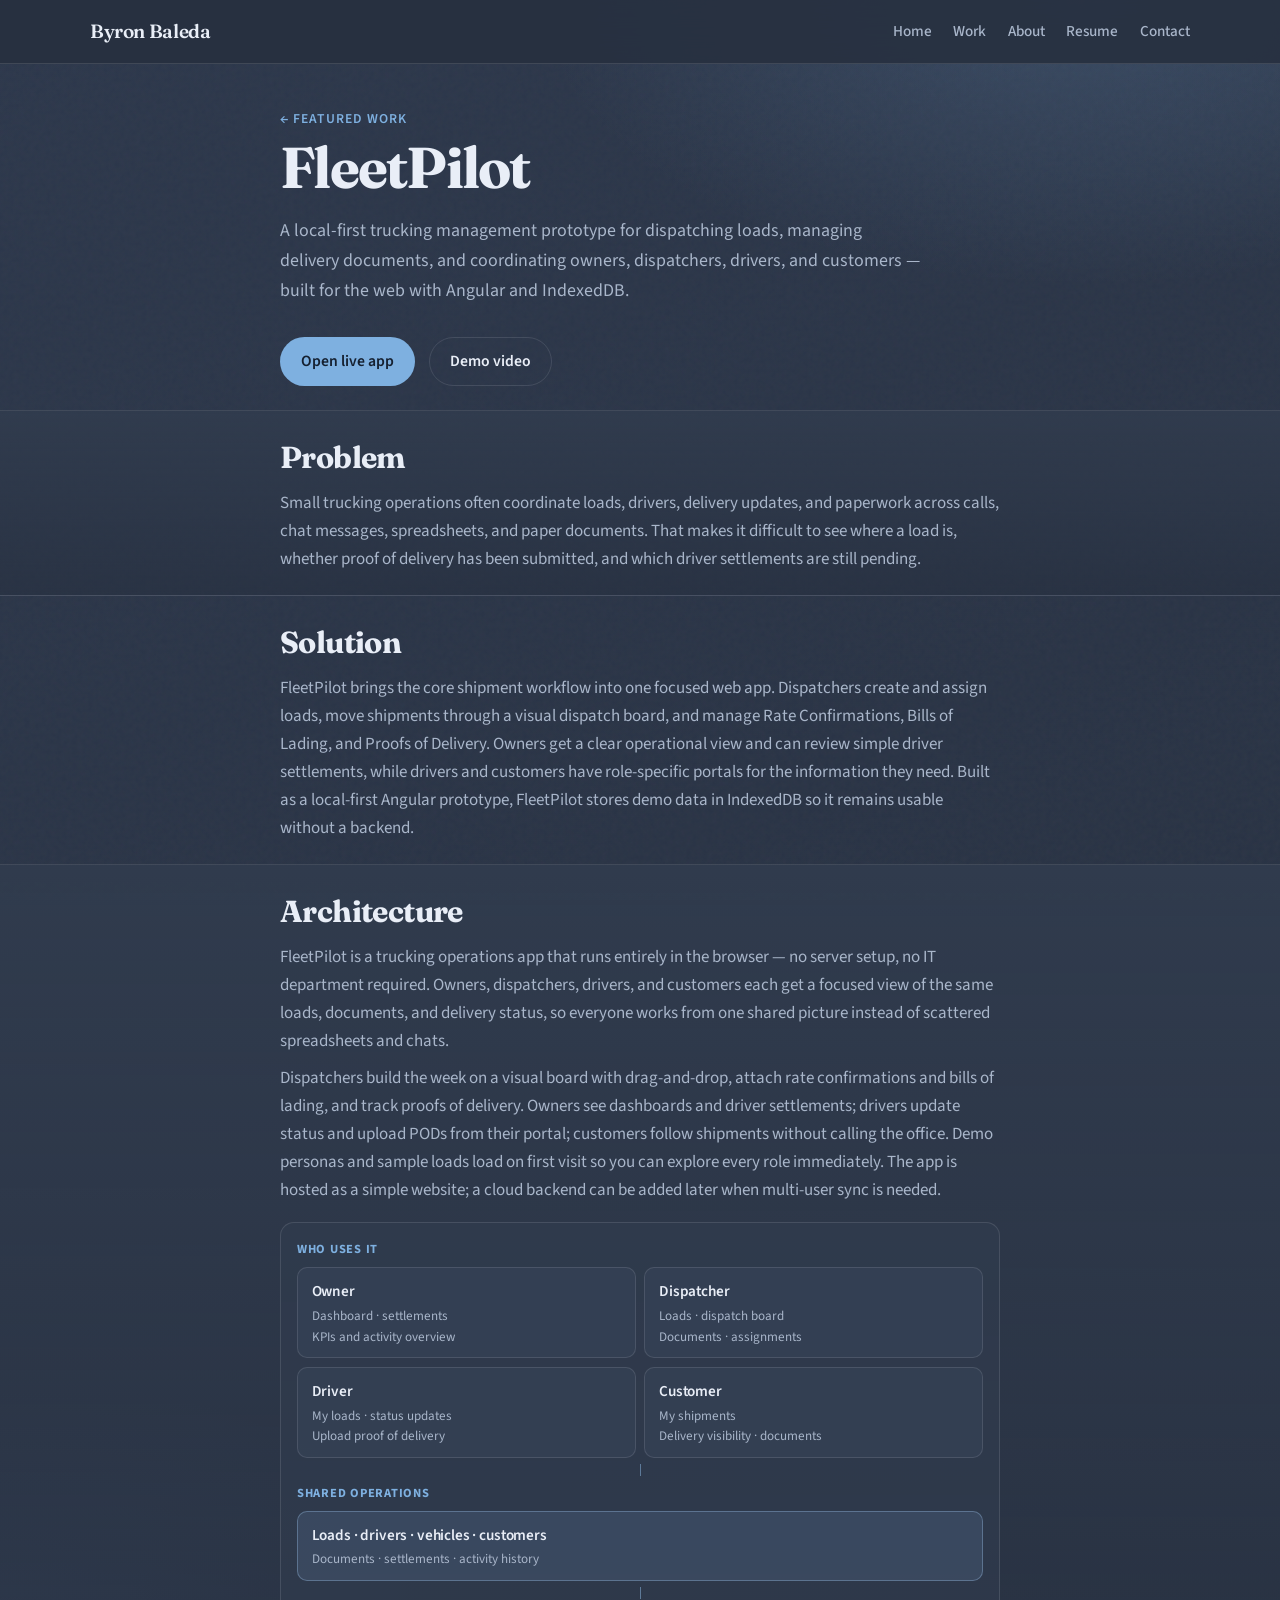
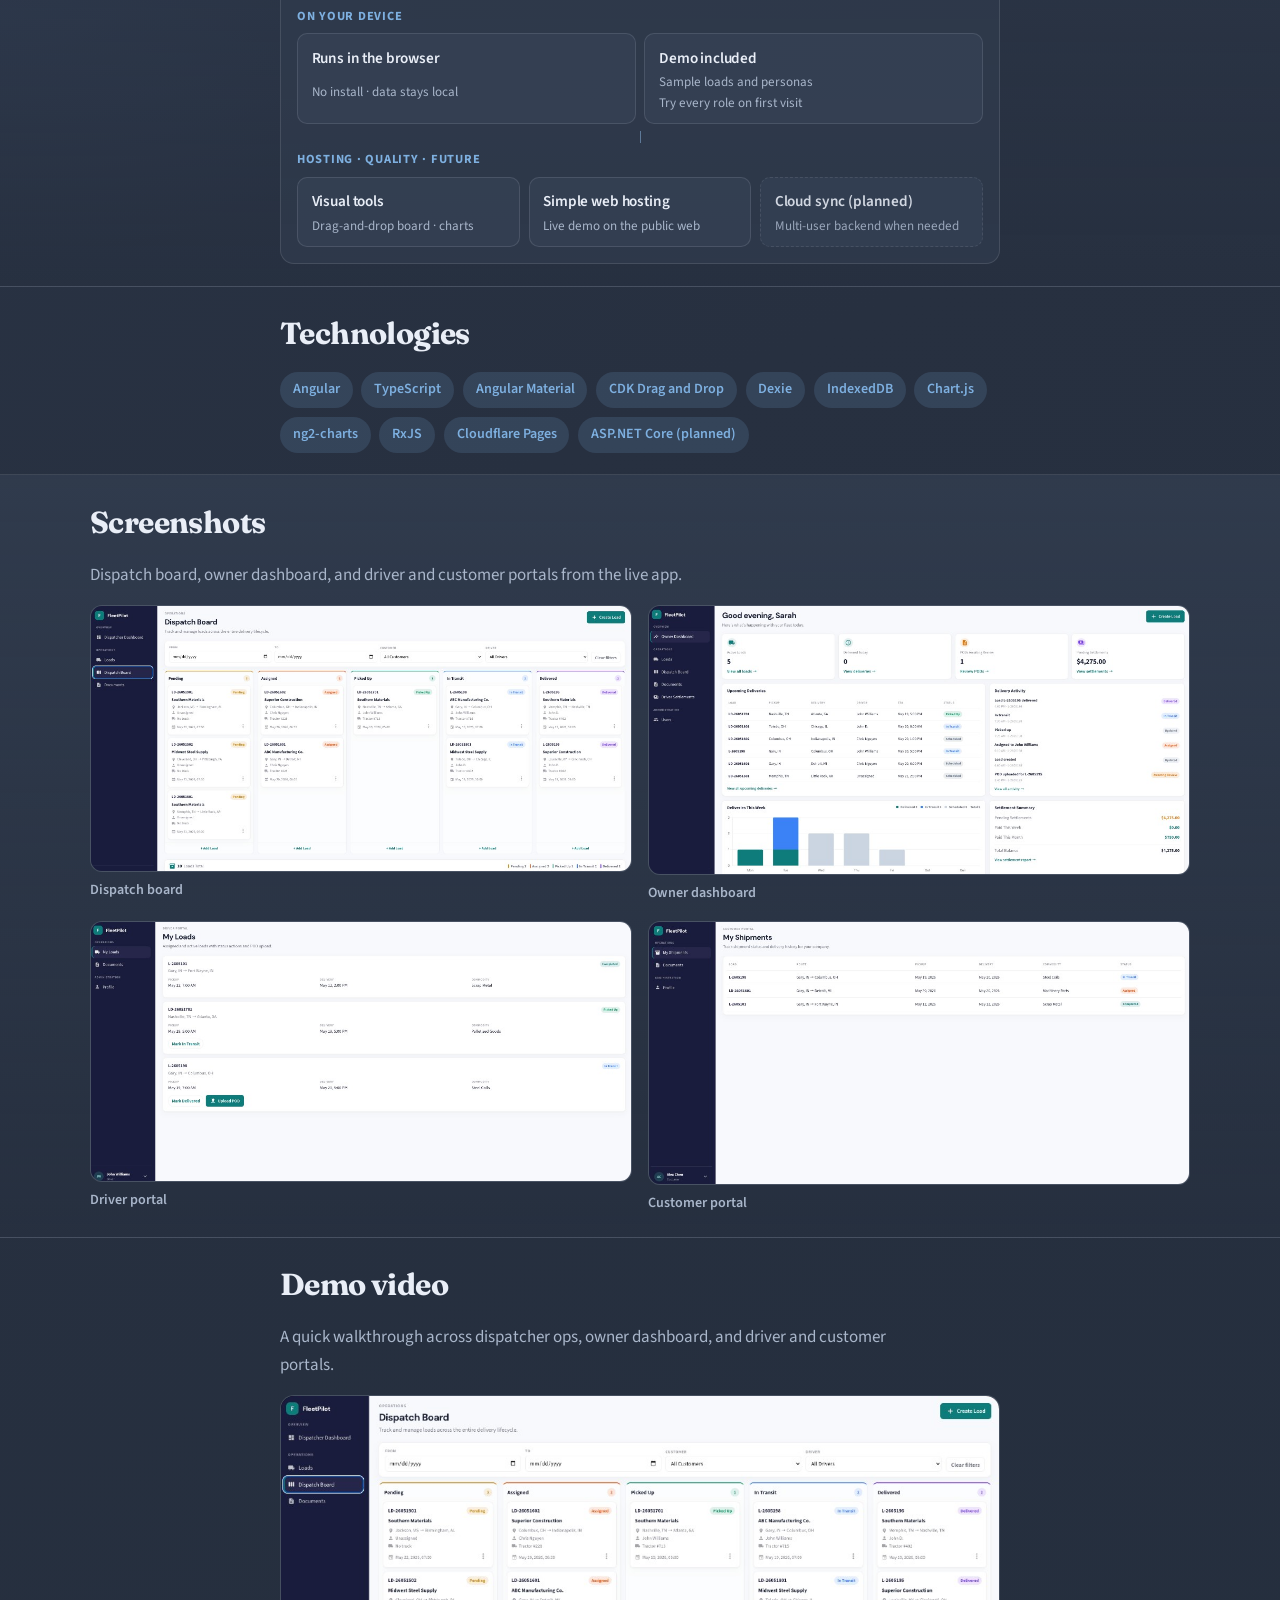
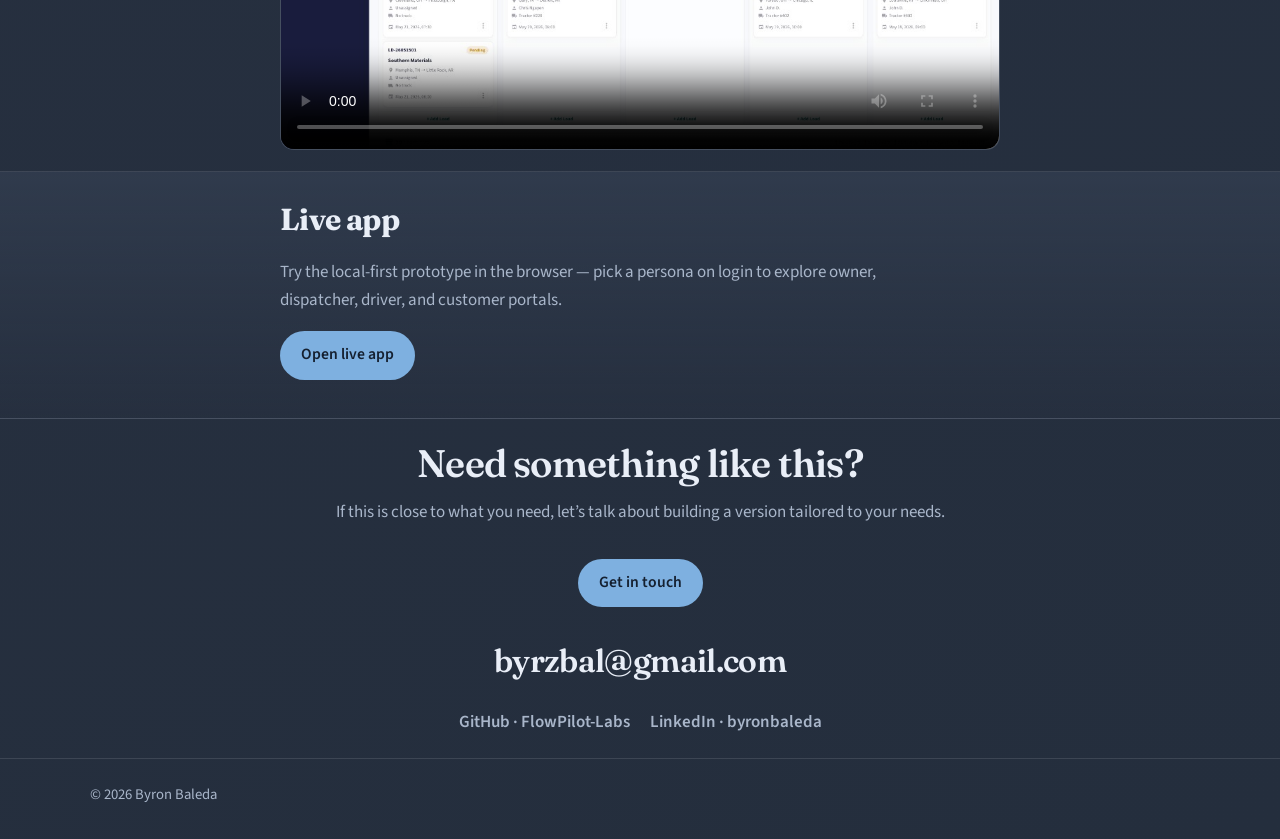
<file: projects/fleetpilot.html>
<!DOCTYPE html>
<html lang="en">
  <head>
    <meta charset="UTF-8" />
    <meta name="viewport" content="width=device-width, initial-scale=1" />
    <meta
      name="description"
      content="FleetPilot — local-first trucking management prototype for dispatch, documents, and role portals. Angular and IndexedDB by Byron Baleda."
    />
    <title>FleetPilot — Byron Baleda</title>

    <link rel="icon" href="../assets/favicon.svg" type="image/svg+xml" />
    <link rel="icon" href="../assets/favicon.png" type="image/png" sizes="48x48" />
    <link rel="apple-touch-icon" href="../assets/apple-touch-icon.png" />

    <meta property="og:type" content="website" />
    <meta property="og:site_name" content="Byron Baleda" />
    <meta property="og:title" content="FleetPilot — Byron Baleda" />
    <meta
      property="og:description"
      content="Local-first trucking management prototype for dispatching loads, delivery documents, and role portals — Angular and IndexedDB."
    />
    <meta
      property="og:url"
      content="https://flowpilot-labs.github.io/byron-portfolio/projects/fleetpilot.html"
    />

    <script>
      try {
        /* Auto theme by local time: day=5, night=13 */
        var h = new Date().getHours();
        var t = h >= 6 && h < 18 ? "5" : "13";
        document.documentElement.setAttribute("data-theme", t);
      } catch (e) {}
    </script>
    <link rel="preconnect" href="https://fonts.googleapis.com" />
    <link rel="preconnect" href="https://fonts.gstatic.com" crossorigin />
    <link
      href="https://fonts.googleapis.com/css2?family=Fraunces:opsz,wght@9..144,500;9..144,600;9..144,700&family=Source+Sans+3:wght@400;500;600;700&display=swap"
      rel="stylesheet"
    />
    <link rel="stylesheet" href="../styles/main.css" />
    <link rel="stylesheet" href="../styles/themes.css" />
  </head>
  <body>
    <!-- Theme picker kept in DOM but hidden via CSS. See index.html notes to restore. -->
    <aside class="theme-picker" aria-label="Temporary theme switcher" hidden>
      <span class="theme-picker-label">Theme</span>
      <button type="button" data-theme-pick="1" title="1 Coastal slate">1</button>
      <button type="button" data-theme-pick="2" title="2 Paper studio">2</button>
      <button type="button" data-theme-pick="3" title="3 Sand &amp; forest">3</button>
      <button type="button" data-theme-pick="4" title="4 Mist blueprint">4</button>
      <button type="button" data-theme-pick="5" title="5 Clean alpine">5</button>
      <button type="button" data-theme-pick="6" title="6 Fog harbor (gradient)">6</button>
      <button type="button" data-theme-pick="7" title="7 Clay atelier">7</button>
      <button type="button" data-theme-pick="8" title="8 Sage ledger">8</button>
      <button type="button" data-theme-pick="9" title="9 Dusk stone">9</button>
      <button type="button" data-theme-pick="10" title="10 Parchment desk">10</button>
      <button type="button" data-theme-pick="11" title="11 Soft harbor (soft dark)">11</button>
      <button type="button" data-theme-pick="12" title="12 Soft ember (soft dark)">12</button>
      <button type="button" data-theme-pick="13" title="13 Soft steel (soft dark)">13</button>
      <button type="button" data-theme-pick="14" title="14 Soft moss (soft dark)">14</button>
      <button type="button" data-theme-pick="15" title="15 Soft graphite (soft dark)">15</button>
    </aside>

    <a class="skip-link" href="#project">Skip to content</a>

    <header class="site-header">
      <div class="header-inner">
        <a class="brand" href="../index.html">Byron Baleda</a>
        <button
          class="nav-toggle"
          type="button"
          aria-expanded="false"
          aria-controls="site-nav"
          aria-label="Open menu"
        >
          <span></span>
          <span></span>
          <span></span>
        </button>
        <nav id="site-nav" class="site-nav" aria-label="Primary">
          <a href="../index.html#home">Home</a>
          <a href="../index.html#work">Work</a>
          <a href="../index.html#about">About</a>
          <a href="../index.html#resume">Resume</a>
          <a href="../index.html#contact">Contact</a>
        </nav>
      </div>
    </header>

    <main id="project" class="project-page">
      <section class="section project-hero">
        <div class="container narrow">
          <p class="section-eyebrow reveal">
            <a class="back-link" href="../index.html#work">← Featured work</a>
          </p>
          <h1 class="project-title reveal">FleetPilot</h1>
          <p class="project-summary reveal">
            A local-first trucking management prototype for dispatching loads,
            managing delivery documents, and coordinating owners, dispatchers,
            drivers, and customers — built for the web with Angular and
            IndexedDB.
          </p>
          <div class="hero-actions reveal">
            <a
              class="btn btn-primary"
              href="https://fleetpilot.pages.dev/"
              target="_blank"
              rel="noopener noreferrer"
              >Open live app</a
            >
            <a class="btn btn-ghost" href="#demo">Demo video</a>
          </div>
        </div>
      </section>

      <section class="section section-alt">
        <div class="container narrow case-block reveal">
          <h2>Problem</h2>
          <div class="prose">
            <p>
              Small trucking operations often coordinate loads, drivers, delivery
              updates, and paperwork across calls, chat messages, spreadsheets,
              and paper documents. That makes it difficult to see where a load
              is, whether proof of delivery has been submitted, and which driver
              settlements are still pending.
            </p>
          </div>
        </div>
      </section>

      <section class="section">
        <div class="container narrow case-block reveal">
          <h2>Solution</h2>
          <div class="prose">
            <p>
              FleetPilot brings the core shipment workflow into one focused web
              app. Dispatchers create and assign loads, move shipments through a
              visual dispatch board, and manage Rate Confirmations, Bills of
              Lading, and Proofs of Delivery. Owners get a clear operational view
              and can review simple driver settlements, while drivers and
              customers have role-specific portals for the information they need.
              Built as a local-first Angular prototype, FleetPilot stores demo
              data in IndexedDB so it remains usable without a backend.
            </p>
          </div>
        </div>
      </section>

      <section class="section section-alt">
        <div class="container narrow case-block reveal">
          <h2>Architecture</h2>
          <div class="prose">
            <p>
              FleetPilot is a trucking operations app that runs entirely in the
              browser — no server setup, no IT department required. Owners,
              dispatchers, drivers, and customers each get a focused view of the
              same loads, documents, and delivery status, so everyone works from
              one shared picture instead of scattered spreadsheets and chats.
            </p>
            <p>
              Dispatchers build the week on a visual board with drag-and-drop,
              attach rate confirmations and bills of lading, and track proofs of
              delivery. Owners see dashboards and driver settlements; drivers
              update status and upload PODs from their portal; customers follow
              shipments without calling the office. Demo personas and sample loads
              load on first visit so you can explore every role immediately. The
              app is hosted as a simple website; a cloud backend can be added
              later when multi-user sync is needed.
            </p>
          </div>

          <figure class="arch-diagram" aria-label="FleetPilot architecture overview">
            <div class="arch-layer">
              <p class="arch-layer-label">Who uses it</p>
              <div class="arch-row arch-row-2">
                <div class="arch-node">
                  <strong>Owner</strong>
                  <span>Dashboard · settlements</span>
                  <span>KPIs and activity overview</span>
                </div>
                <div class="arch-node">
                  <strong>Dispatcher</strong>
                  <span>Loads · dispatch board</span>
                  <span>Documents · assignments</span>
                </div>
                <div class="arch-node">
                  <strong>Driver</strong>
                  <span>My loads · status updates</span>
                  <span>Upload proof of delivery</span>
                </div>
                <div class="arch-node">
                  <strong>Customer</strong>
                  <span>My shipments</span>
                  <span>Delivery visibility · documents</span>
                </div>
              </div>
            </div>

            <div class="arch-flow" aria-hidden="true"></div>

            <div class="arch-layer arch-layer-accent">
              <p class="arch-layer-label">Shared operations</p>
              <div class="arch-node arch-node-wide">
                <strong>Loads · drivers · vehicles · customers</strong>
                <span>Documents · settlements · activity history</span>
              </div>
            </div>

            <div class="arch-flow" aria-hidden="true"></div>

            <div class="arch-layer">
              <p class="arch-layer-label">On your device</p>
              <div class="arch-row arch-row-2">
                <div class="arch-node">
                  <strong>Runs in the browser</strong>
                  <span>No install · data stays local</span>
                </div>
                <div class="arch-node">
                  <strong>Demo included</strong>
                  <span>Sample loads and personas</span>
                  <span>Try every role on first visit</span>
                </div>
              </div>
            </div>

            <div class="arch-flow" aria-hidden="true"></div>

            <div class="arch-layer">
              <p class="arch-layer-label">Hosting · quality · future</p>
              <div class="arch-row arch-row-3">
                <div class="arch-node">
                  <strong>Visual tools</strong>
                  <span>Drag-and-drop board · charts</span>
                </div>
                <div class="arch-node">
                  <strong>Simple web hosting</strong>
                  <span>Live demo on the public web</span>
                </div>
                <div class="arch-node arch-node-muted">
                  <strong>Cloud sync (planned)</strong>
                  <span>Multi-user backend when needed</span>
                </div>
              </div>
            </div>
          </figure>
        </div>
      </section>

      <section class="section">
        <div class="container narrow case-block reveal">
          <h2>Technologies</h2>
          <ul class="skills">
            <li>Angular</li>
            <li>TypeScript</li>
            <li>Angular Material</li>
            <li>CDK Drag and Drop</li>
            <li>Dexie</li>
            <li>IndexedDB</li>
            <li>Chart.js</li>
            <li>ng2-charts</li>
            <li>RxJS</li>
            <li>Cloudflare Pages</li>
            <li>ASP.NET Core (planned)</li>
          </ul>
        </div>
      </section>

      <section class="section section-alt">
        <div class="container case-block reveal">
          <h2>Screenshots</h2>
          <p class="section-lede">
            Dispatch board, owner dashboard, and driver and customer portals from
            the live app.
          </p>
          <div class="shot-grid">
            <figure class="shot">
              <img
                src="../assets/projects/fleetpilot/dispatch-board.png"
                alt="FleetPilot dispatch board with Pending, Assigned, Picked Up, In Transit, and Delivered columns"
                width="1024"
                height="503"
                loading="lazy"
              />
              <figcaption>Dispatch board</figcaption>
            </figure>
            <figure class="shot">
              <img
                src="../assets/projects/fleetpilot/owner-dashboard.png"
                alt="FleetPilot owner dashboard with KPIs, upcoming deliveries, activity feed, and settlement summary"
                width="1024"
                height="508"
                loading="lazy"
              />
              <figcaption>Owner dashboard</figcaption>
            </figure>
            <figure class="shot">
              <img
                src="../assets/projects/fleetpilot/driver-portal.png"
                alt="FleetPilot driver portal My Loads with status actions and Upload POD"
                width="1024"
                height="491"
                loading="lazy"
              />
              <figcaption>Driver portal</figcaption>
            </figure>
            <figure class="shot">
              <img
                src="../assets/projects/fleetpilot/customer-portal.png"
                alt="FleetPilot customer portal My Shipments table with routes and status badges"
                width="1024"
                height="496"
                loading="lazy"
              />
              <figcaption>Customer portal</figcaption>
            </figure>
          </div>
        </div>
      </section>

      <section id="demo" class="section">
        <div class="container narrow case-block reveal">
          <h2>Demo video</h2>
          <p class="section-lede">
            A quick walkthrough across dispatcher ops, owner dashboard, and
            driver and customer portals.
          </p>
          <div class="demo-video">
            <video
              controls
              playsinline
              preload="metadata"
              poster="../assets/projects/fleetpilot/dispatch-board.png"
            >
              <source
                src="../assets/projects/fleetpilot/FleetPilotDemo.mp4"
                type="video/mp4"
              />
              Your browser does not support embedded video.
              <a href="../assets/projects/fleetpilot/FleetPilotDemo.mp4"
                >Download the demo</a
              >.
            </video>
          </div>
        </div>
      </section>

      <section class="section section-alt">
        <div class="container narrow case-block reveal">
          <h2>Live app</h2>
          <p class="section-lede">
            Try the local-first prototype in the browser — pick a persona on
            login to explore owner, dispatcher, driver, and customer portals.
          </p>
          <p>
            <a
              class="btn btn-primary"
              href="https://fleetpilot.pages.dev/"
              target="_blank"
              rel="noopener noreferrer"
              >Open live app</a
            >
          </p>
        </div>
      </section>

      <section class="section contact-cta project-cta">
        <div class="container narrow centered-block">
          <header class="section-header centered reveal">
            <h2>Need something like this?</h2>
            <p class="section-lede">
              If this is close to what you need, let’s talk about building a
              version tailored to your needs.
            </p>
          </header>
          <div class="contact-actions reveal">
            <a class="btn btn-primary" href="mailto:byrzbal@gmail.com"
              >Get in touch</a
            >
          </div>
          <div class="contact-block reveal">
            <a class="contact-email" href="mailto:byrzbal@gmail.com"
              >byrzbal@gmail.com</a
            >
            <ul class="social-links">
              <li>
                <a
                  href="https://github.com/FlowPilot-Labs"
                  target="_blank"
                  rel="noopener noreferrer"
                  >GitHub · FlowPilot-Labs</a
                >
              </li>
              <li>
                <a
                  href="https://www.linkedin.com/in/byronbaleda/"
                  target="_blank"
                  rel="noopener noreferrer"
                  >LinkedIn · byronbaleda</a
                >
              </li>
            </ul>
          </div>
        </div>
      </section>
    </main>

    <footer class="site-footer">
      <div class="container">
        <p>© <span id="year"></span> Byron Baleda</p>
      </div>
    </footer>

    <script src="../scripts/main.js" defer></script>
  </body>
</html>
</file>
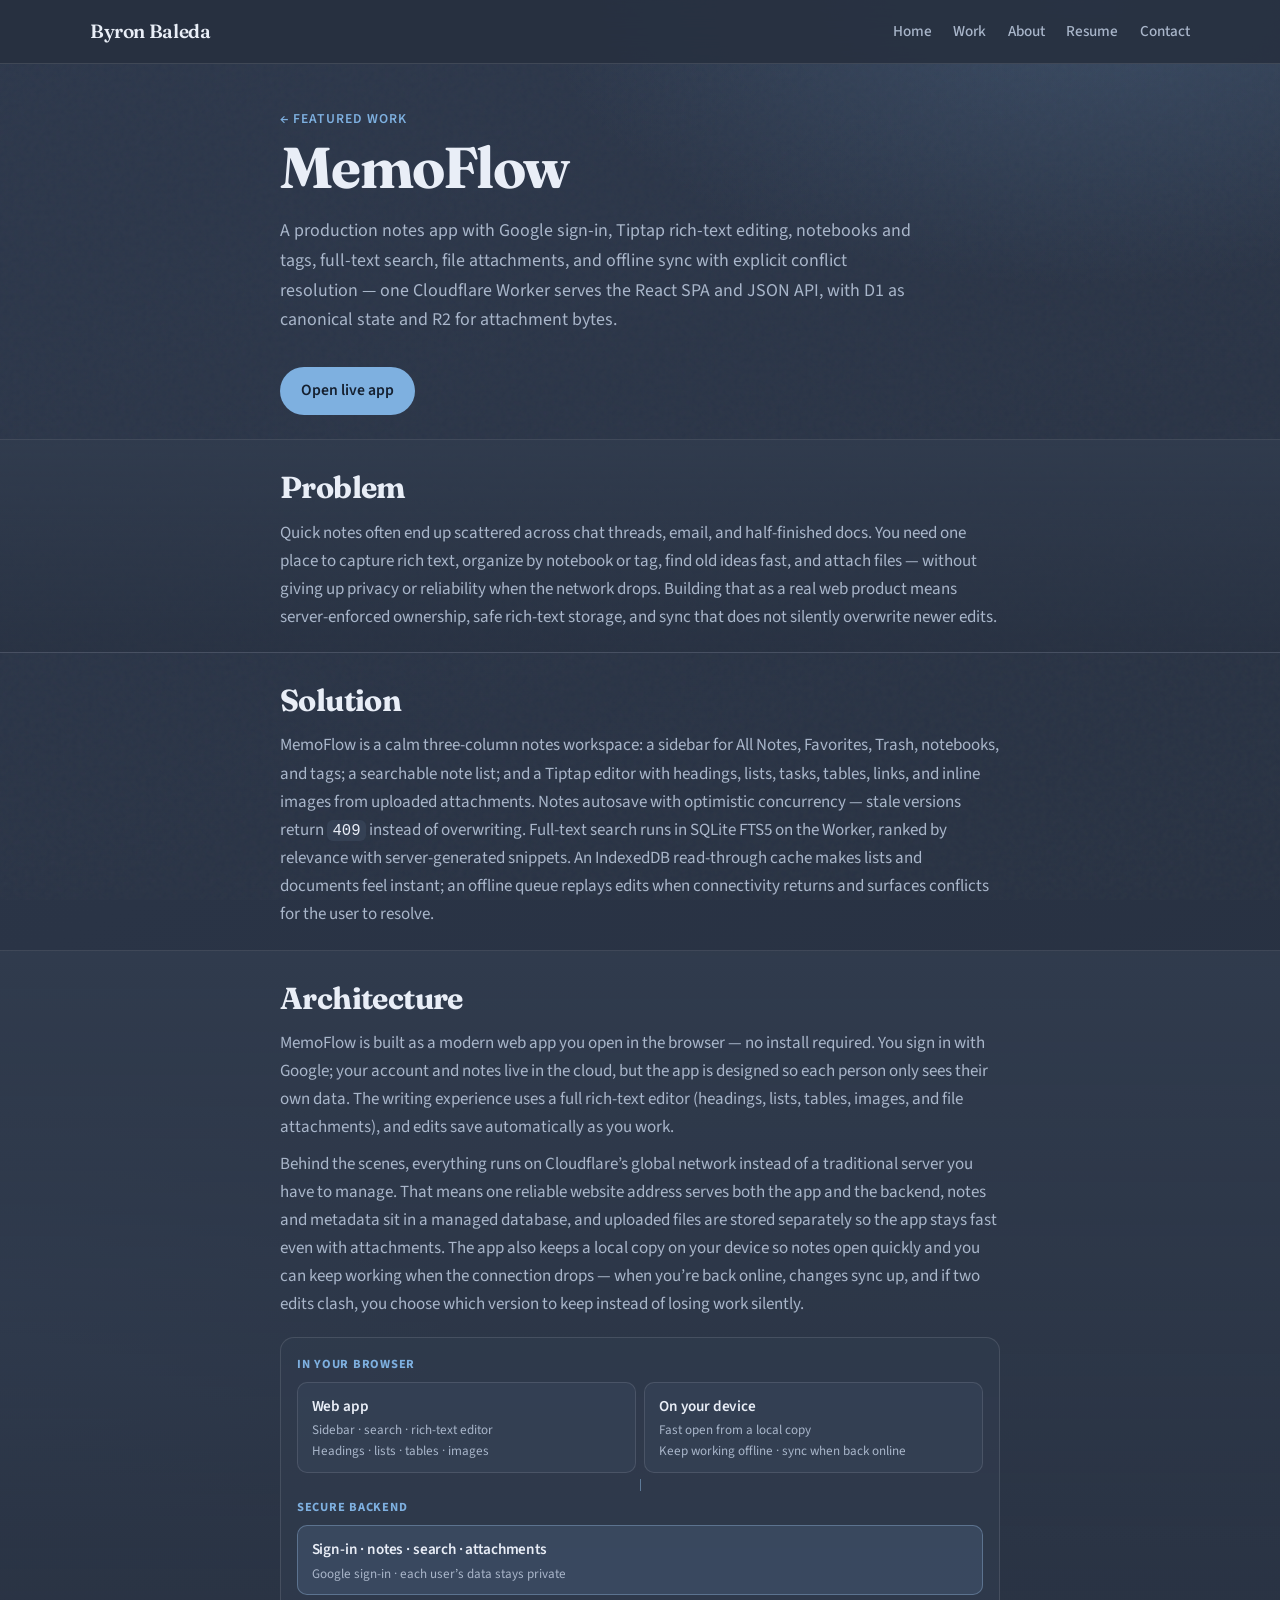
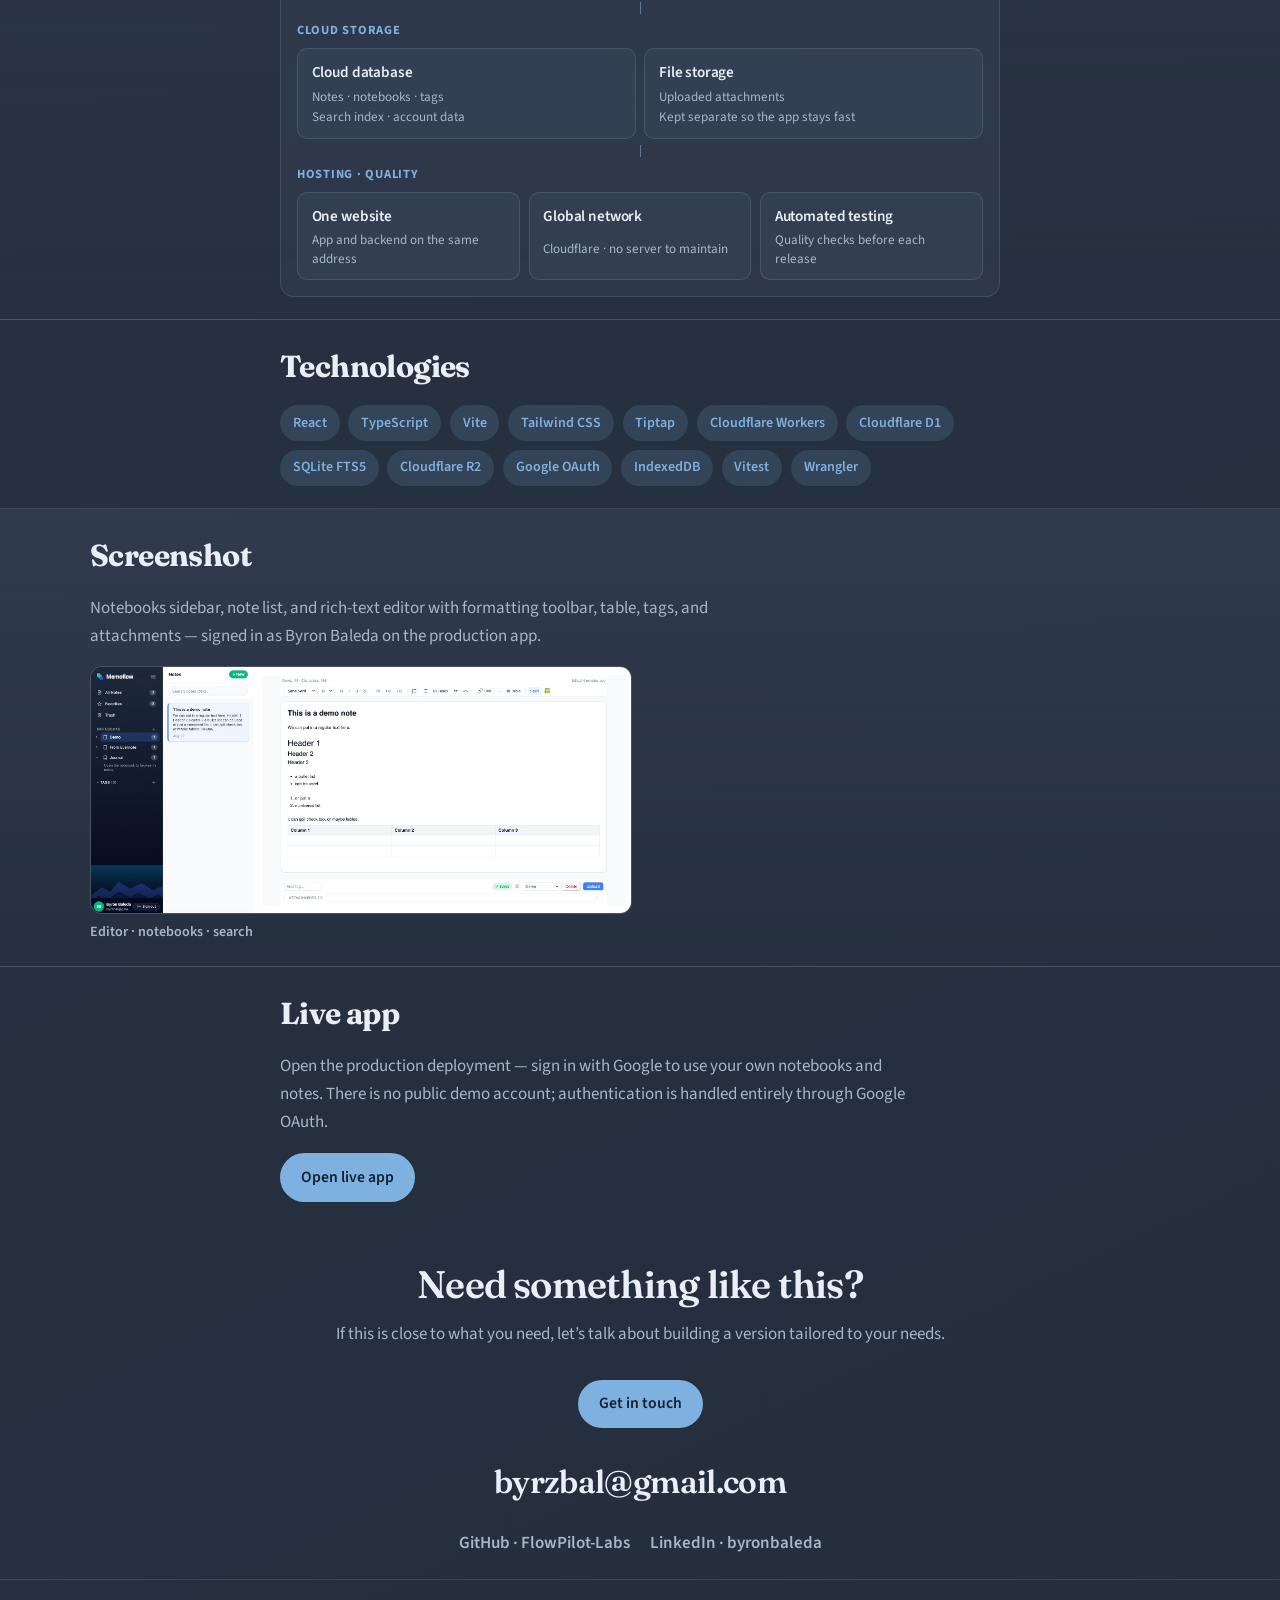
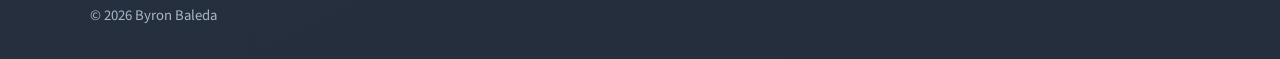
<file: projects/memoflow.html>
<!DOCTYPE html>
<html lang="en">
  <head>
    <meta charset="UTF-8" />
    <meta name="viewport" content="width=device-width, initial-scale=1" />
    <meta
      name="description"
      content="MemoFlow — cloud notes with Google sign-in, rich-text editing, notebooks, search, attachments, and offline sync on Cloudflare Workers by Byron Baleda."
    />
    <title>MemoFlow — Byron Baleda</title>

    <link rel="icon" href="../assets/favicon.svg" type="image/svg+xml" />
    <link rel="icon" href="../assets/favicon.png" type="image/png" sizes="48x48" />
    <link rel="apple-touch-icon" href="../assets/apple-touch-icon.png" />

    <meta property="og:type" content="website" />
    <meta property="og:site_name" content="Byron Baleda" />
    <meta property="og:title" content="MemoFlow — Byron Baleda" />
    <meta
      property="og:description"
      content="Cloud notes with Google sign-in, Tiptap rich text, notebooks and tags, FTS search, R2 attachments, and offline sync on Cloudflare Workers."
    />
    <meta
      property="og:url"
      content="https://flowpilot-labs.github.io/byron-portfolio/projects/memoflow.html"
    />
    <meta
      property="og:image"
      content="https://flowpilot-labs.github.io/byron-portfolio/assets/projects/memoflow/editor.png"
    />

    <script>
      try {
        /* Auto theme by local time: day=5, night=13 */
        var h = new Date().getHours();
        var t = h >= 6 && h < 18 ? "5" : "13";
        document.documentElement.setAttribute("data-theme", t);
      } catch (e) {}
    </script>
    <link rel="preconnect" href="https://fonts.googleapis.com" />
    <link rel="preconnect" href="https://fonts.gstatic.com" crossorigin />
    <link
      href="https://fonts.googleapis.com/css2?family=Fraunces:opsz,wght@9..144,500;9..144,600;9..144,700&family=Source+Sans+3:wght@400;500;600;700&display=swap"
      rel="stylesheet"
    />
    <link rel="stylesheet" href="../styles/main.css" />
    <link rel="stylesheet" href="../styles/themes.css" />
  </head>
  <body>
    <!-- Theme picker kept in DOM but hidden via CSS. See index.html notes to restore. -->
    <aside class="theme-picker" aria-label="Temporary theme switcher" hidden>
      <span class="theme-picker-label">Theme</span>
      <button type="button" data-theme-pick="1" title="1 Coastal slate">1</button>
      <button type="button" data-theme-pick="2" title="2 Paper studio">2</button>
      <button type="button" data-theme-pick="3" title="3 Sand &amp; forest">3</button>
      <button type="button" data-theme-pick="4" title="4 Mist blueprint">4</button>
      <button type="button" data-theme-pick="5" title="5 Clean alpine">5</button>
      <button type="button" data-theme-pick="6" title="6 Fog harbor (gradient)">6</button>
      <button type="button" data-theme-pick="7" title="7 Clay atelier">7</button>
      <button type="button" data-theme-pick="8" title="8 Sage ledger">8</button>
      <button type="button" data-theme-pick="9" title="9 Dusk stone">9</button>
      <button type="button" data-theme-pick="10" title="10 Parchment desk">10</button>
      <button type="button" data-theme-pick="11" title="11 Soft harbor (soft dark)">11</button>
      <button type="button" data-theme-pick="12" title="12 Soft ember (soft dark)">12</button>
      <button type="button" data-theme-pick="13" title="13 Soft steel (soft dark)">13</button>
      <button type="button" data-theme-pick="14" title="14 Soft moss (soft dark)">14</button>
      <button type="button" data-theme-pick="15" title="15 Soft graphite (soft dark)">15</button>
    </aside>

    <a class="skip-link" href="#project">Skip to content</a>

    <header class="site-header">
      <div class="header-inner">
        <a class="brand" href="../index.html">Byron Baleda</a>
        <button
          class="nav-toggle"
          type="button"
          aria-expanded="false"
          aria-controls="site-nav"
          aria-label="Open menu"
        >
          <span></span>
          <span></span>
          <span></span>
        </button>
        <nav id="site-nav" class="site-nav" aria-label="Primary">
          <a href="../index.html#home">Home</a>
          <a href="../index.html#work">Work</a>
          <a href="../index.html#about">About</a>
          <a href="../index.html#resume">Resume</a>
          <a href="../index.html#contact">Contact</a>
        </nav>
      </div>
    </header>

    <main id="project" class="project-page">
      <section class="section project-hero">
        <div class="container narrow">
          <p class="section-eyebrow reveal">
            <a class="back-link" href="../index.html#work">← Featured work</a>
          </p>
          <h1 class="project-title reveal">MemoFlow</h1>
          <p class="project-summary reveal">
            A production notes app with Google sign-in, Tiptap rich-text editing,
            notebooks and tags, full-text search, file attachments, and offline
            sync with explicit conflict resolution — one Cloudflare Worker serves
            the React SPA and JSON API, with D1 as canonical state and R2 for
            attachment bytes.
          </p>
          <div class="hero-actions reveal">
            <a
              class="btn btn-primary"
              href="https://cloud-notes.byrzbal.workers.dev/"
              target="_blank"
              rel="noopener noreferrer"
              >Open live app</a
            >
          </div>
        </div>
      </section>

      <section class="section section-alt">
        <div class="container narrow case-block reveal">
          <h2>Problem</h2>
          <div class="prose">
            <p>
              Quick notes often end up scattered across chat threads, email, and
              half-finished docs. You need one place to capture rich text,
              organize by notebook or tag, find old ideas fast, and attach files —
              without giving up privacy or reliability when the network drops.
              Building that as a real web product means server-enforced ownership,
              safe rich-text storage, and sync that does not silently overwrite
              newer edits.
            </p>
          </div>
        </div>
      </section>

      <section class="section">
        <div class="container narrow case-block reveal">
          <h2>Solution</h2>
          <div class="prose">
            <p>
              MemoFlow is a calm three-column notes workspace: a sidebar for All
              Notes, Favorites, Trash, notebooks, and tags; a searchable note
              list; and a Tiptap editor with headings, lists, tasks, tables,
              links, and inline images from uploaded attachments. Notes autosave
              with optimistic concurrency — stale versions return
              <code>409</code> instead of overwriting. Full-text search runs in
              SQLite FTS5 on the Worker, ranked by relevance with server-generated
              snippets. An IndexedDB read-through cache makes lists and documents
              feel instant; an offline queue replays edits when connectivity
              returns and surfaces conflicts for the user to resolve.
            </p>
          </div>
        </div>
      </section>

      <section class="section section-alt">
        <div class="container narrow case-block reveal">
          <h2>Architecture</h2>
          <div class="prose">
            <p>
              MemoFlow is built as a modern web app you open in the browser — no
              install required. You sign in with Google; your account and notes
              live in the cloud, but the app is designed so each person only sees
              their own data. The writing experience uses a full rich-text editor
              (headings, lists, tables, images, and file attachments), and edits
              save automatically as you work.
            </p>
            <p>
              Behind the scenes, everything runs on Cloudflare’s global network
              instead of a traditional server you have to manage. That means one
              reliable website address serves both the app and the backend, notes
              and metadata sit in a managed database, and uploaded files are stored
              separately so the app stays fast even with attachments. The app also
              keeps a local copy on your device so notes open quickly and you can
              keep working when the connection drops — when you’re back online,
              changes sync up, and if two edits clash, you choose which version to
              keep instead of losing work silently.
            </p>
          </div>

          <figure class="arch-diagram" aria-label="MemoFlow architecture overview">
            <div class="arch-layer">
              <p class="arch-layer-label">In your browser</p>
              <div class="arch-row arch-row-2">
                <div class="arch-node">
                  <strong>Web app</strong>
                  <span>Sidebar · search · rich-text editor</span>
                  <span>Headings · lists · tables · images</span>
                </div>
                <div class="arch-node">
                  <strong>On your device</strong>
                  <span>Fast open from a local copy</span>
                  <span>Keep working offline · sync when back online</span>
                </div>
              </div>
            </div>

            <div class="arch-flow" aria-hidden="true"></div>

            <div class="arch-layer arch-layer-accent">
              <p class="arch-layer-label">Secure backend</p>
              <div class="arch-node arch-node-wide">
                <strong>Sign-in · notes · search · attachments</strong>
                <span>Google sign-in · each user’s data stays private</span>
              </div>
            </div>

            <div class="arch-flow" aria-hidden="true"></div>

            <div class="arch-layer">
              <p class="arch-layer-label">Cloud storage</p>
              <div class="arch-row arch-row-2">
                <div class="arch-node">
                  <strong>Cloud database</strong>
                  <span>Notes · notebooks · tags</span>
                  <span>Search index · account data</span>
                </div>
                <div class="arch-node">
                  <strong>File storage</strong>
                  <span>Uploaded attachments</span>
                  <span>Kept separate so the app stays fast</span>
                </div>
              </div>
            </div>

            <div class="arch-flow" aria-hidden="true"></div>

            <div class="arch-layer">
              <p class="arch-layer-label">Hosting · quality</p>
              <div class="arch-row arch-row-3">
                <div class="arch-node">
                  <strong>One website</strong>
                  <span>App and backend on the same address</span>
                </div>
                <div class="arch-node">
                  <strong>Global network</strong>
                  <span>Cloudflare · no server to maintain</span>
                </div>
                <div class="arch-node">
                  <strong>Automated testing</strong>
                  <span>Quality checks before each release</span>
                </div>
              </div>
            </div>
          </figure>
        </div>
      </section>

      <section class="section">
        <div class="container narrow case-block reveal">
          <h2>Technologies</h2>
          <ul class="skills">
            <li>React</li>
            <li>TypeScript</li>
            <li>Vite</li>
            <li>Tailwind CSS</li>
            <li>Tiptap</li>
            <li>Cloudflare Workers</li>
            <li>Cloudflare D1</li>
            <li>SQLite FTS5</li>
            <li>Cloudflare R2</li>
            <li>Google OAuth</li>
            <li>IndexedDB</li>
            <li>Vitest</li>
            <li>Wrangler</li>
          </ul>
        </div>
      </section>

      <section class="section section-alt">
        <div class="container case-block reveal">
          <h2>Screenshot</h2>
          <p class="section-lede">
            Notebooks sidebar, note list, and rich-text editor with formatting
            toolbar, table, tags, and attachments — signed in as Byron Baleda on
            the production app.
          </p>
          <div class="shot-grid">
            <figure class="shot">
              <img
                src="../assets/projects/memoflow/editor.png"
                alt="MemoFlow editor with Demo notebook selected, rich-text toolbar, headings, lists, and a three-column table in the note body"
                width="1024"
                height="466"
                loading="lazy"
              />
              <figcaption>Editor · notebooks · search</figcaption>
            </figure>
          </div>
        </div>
      </section>

      <section class="section">
        <div class="container narrow case-block reveal">
          <h2>Live app</h2>
          <p class="section-lede">
            Open the production deployment — sign in with Google to use your own
            notebooks and notes. There is no public demo account; authentication is
            handled entirely through Google OAuth.
          </p>
          <p>
            <a
              class="btn btn-primary"
              href="https://cloud-notes.byrzbal.workers.dev/"
              target="_blank"
              rel="noopener noreferrer"
              >Open live app</a
            >
          </p>
        </div>
      </section>

      <section class="section contact-cta project-cta">
        <div class="container narrow centered-block">
          <header class="section-header centered reveal">
            <h2>Need something like this?</h2>
            <p class="section-lede">
              If this is close to what you need, let’s talk about building a
              version tailored to your needs.
            </p>
          </header>
          <div class="contact-actions reveal">
            <a class="btn btn-primary" href="mailto:byrzbal@gmail.com"
              >Get in touch</a
            >
          </div>
          <div class="contact-block reveal">
            <a class="contact-email" href="mailto:byrzbal@gmail.com"
              >byrzbal@gmail.com</a
            >
            <ul class="social-links">
              <li>
                <a
                  href="https://github.com/FlowPilot-Labs"
                  target="_blank"
                  rel="noopener noreferrer"
                  >GitHub · FlowPilot-Labs</a
                >
              </li>
              <li>
                <a
                  href="https://www.linkedin.com/in/byronbaleda/"
                  target="_blank"
                  rel="noopener noreferrer"
                  >LinkedIn · byronbaleda</a
                >
              </li>
            </ul>
          </div>
        </div>
      </section>
    </main>

    <footer class="site-footer">
      <div class="container">
        <p>© <span id="year"></span> Byron Baleda</p>
      </div>
    </footer>

    <script src="../scripts/main.js" defer></script>
  </body>
</html>
</file>
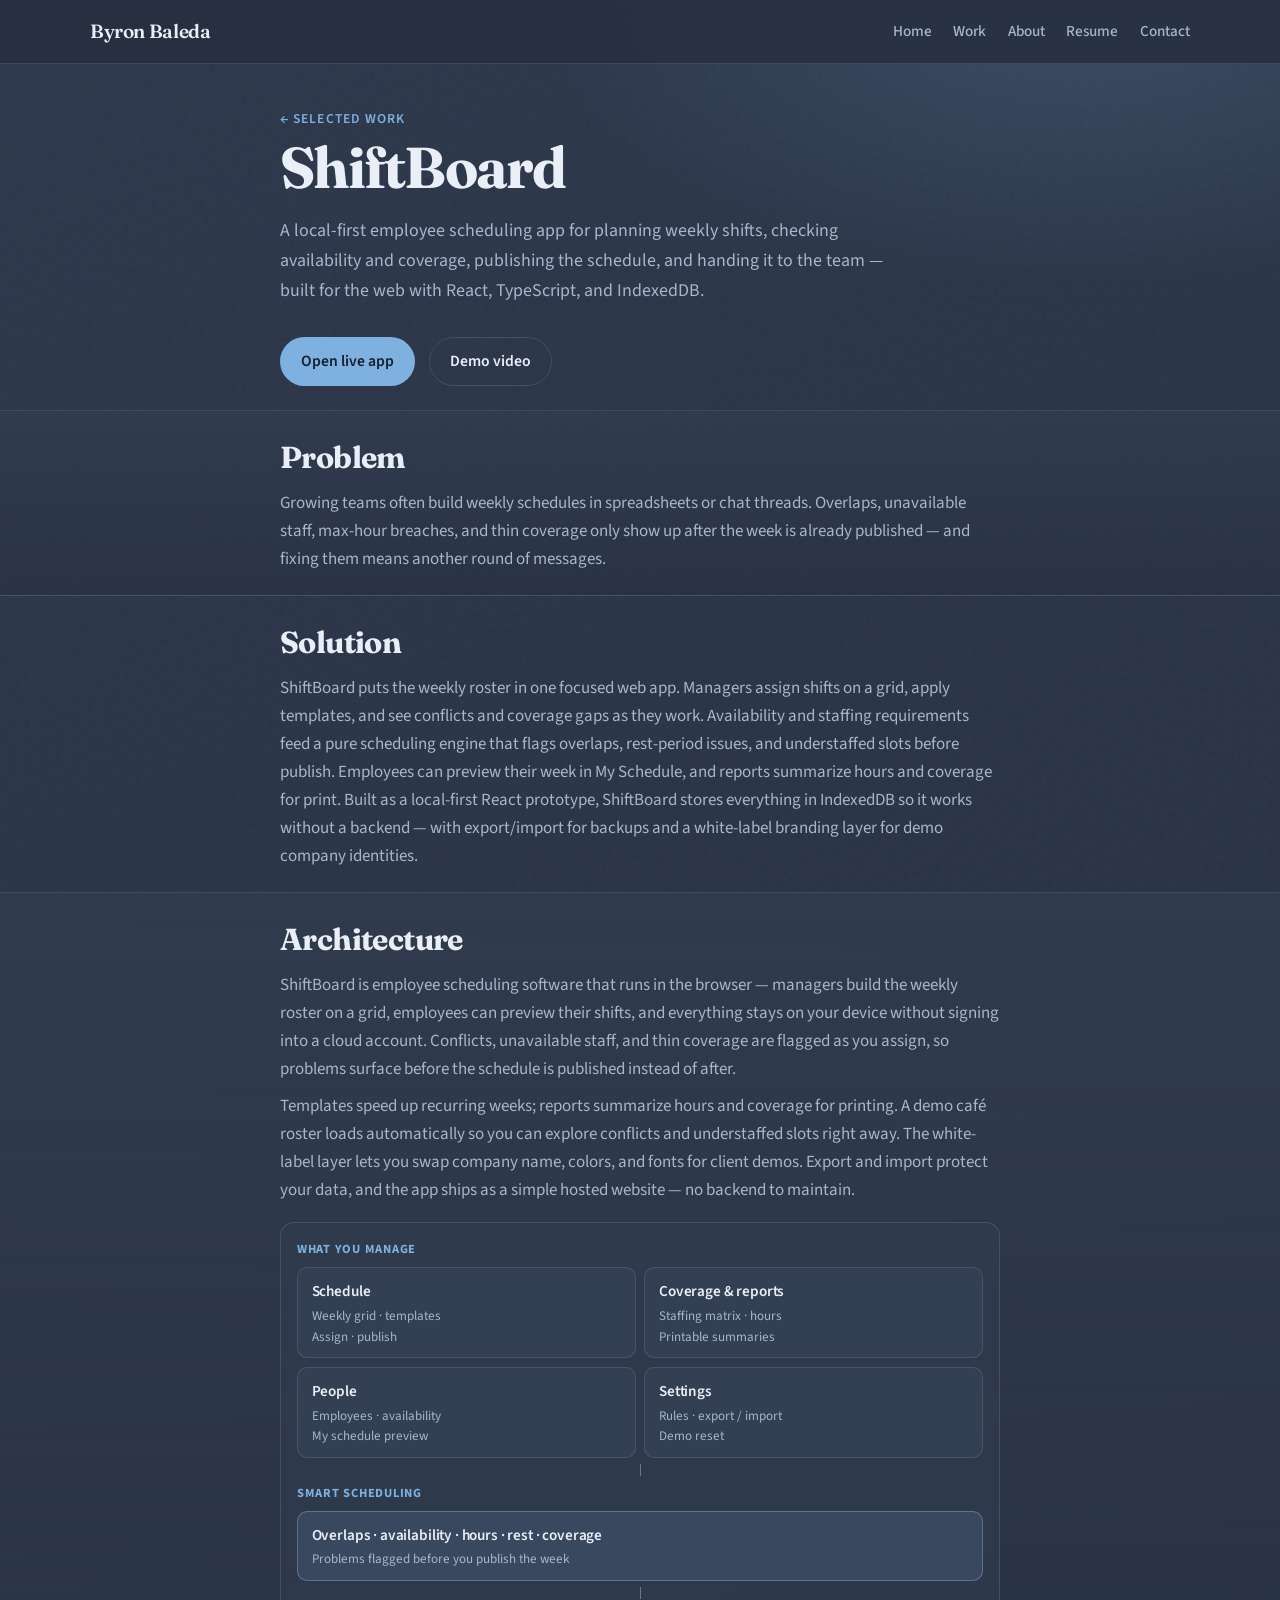
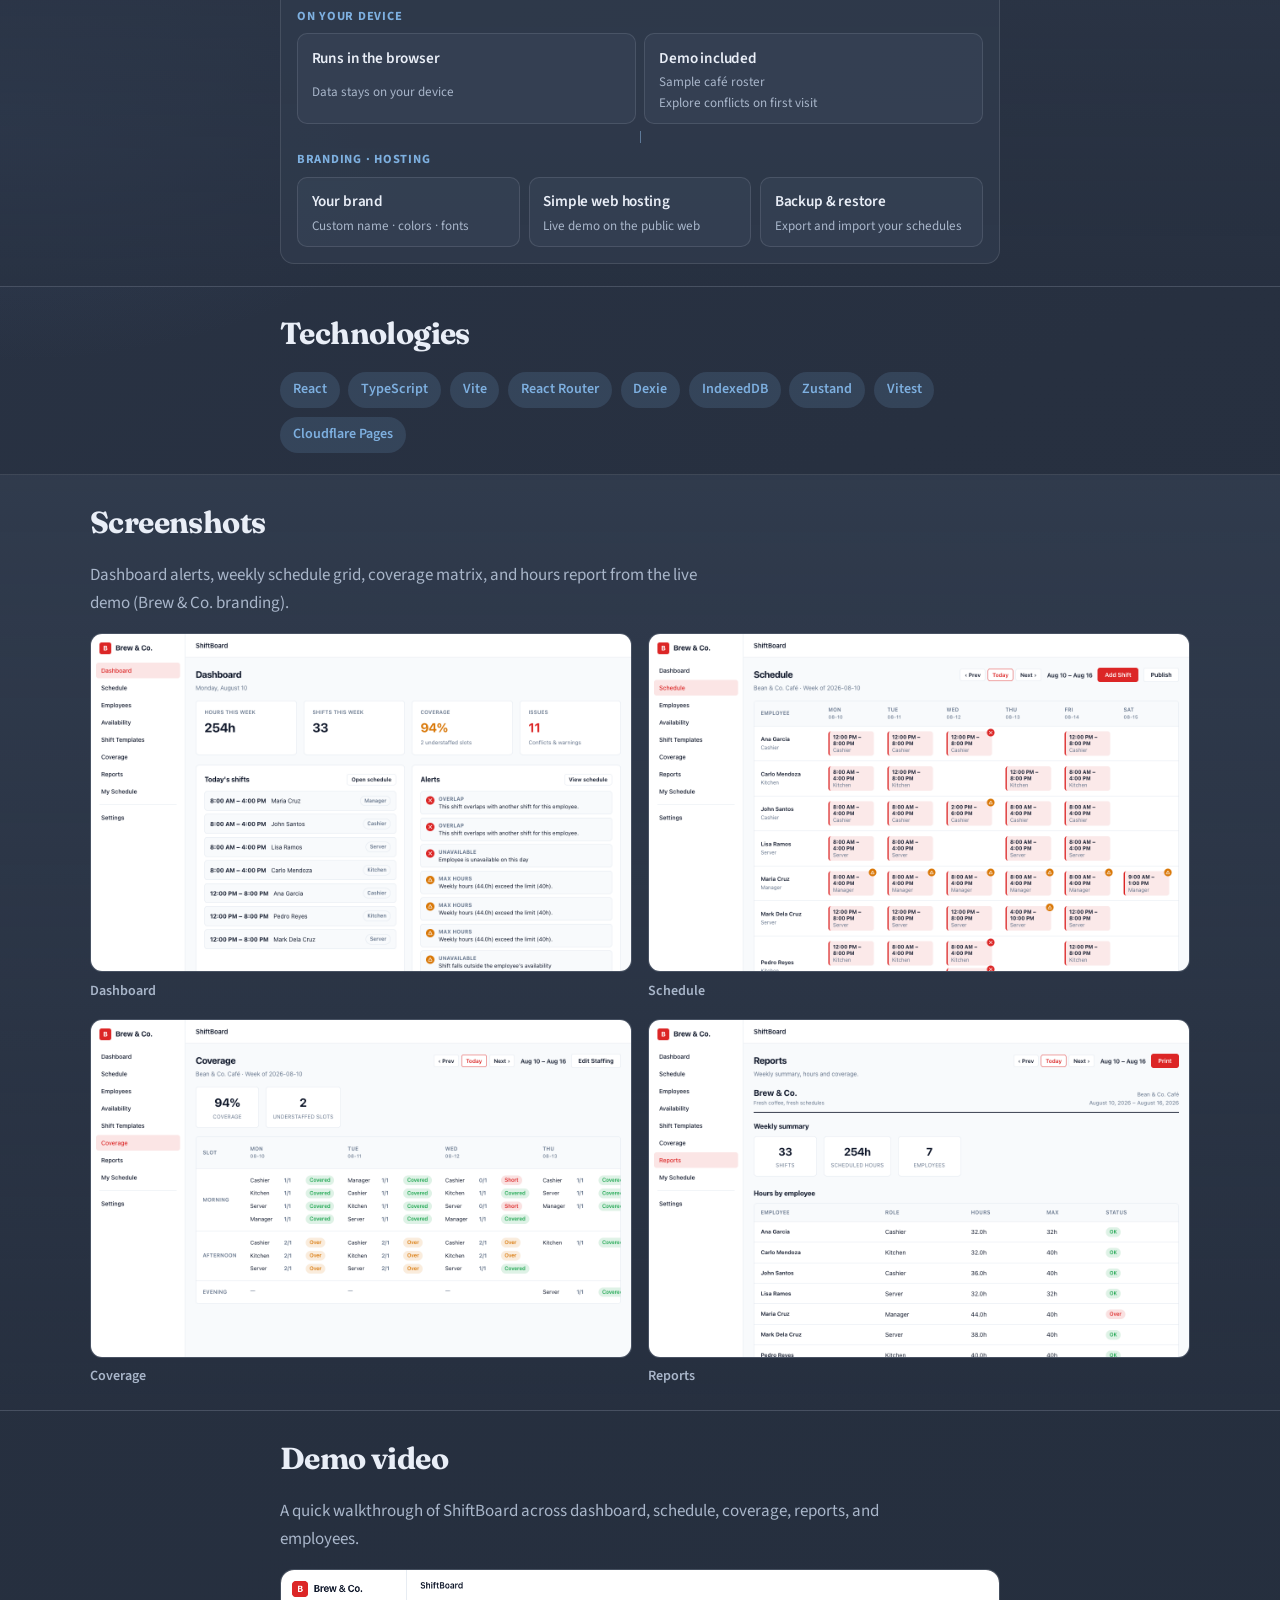
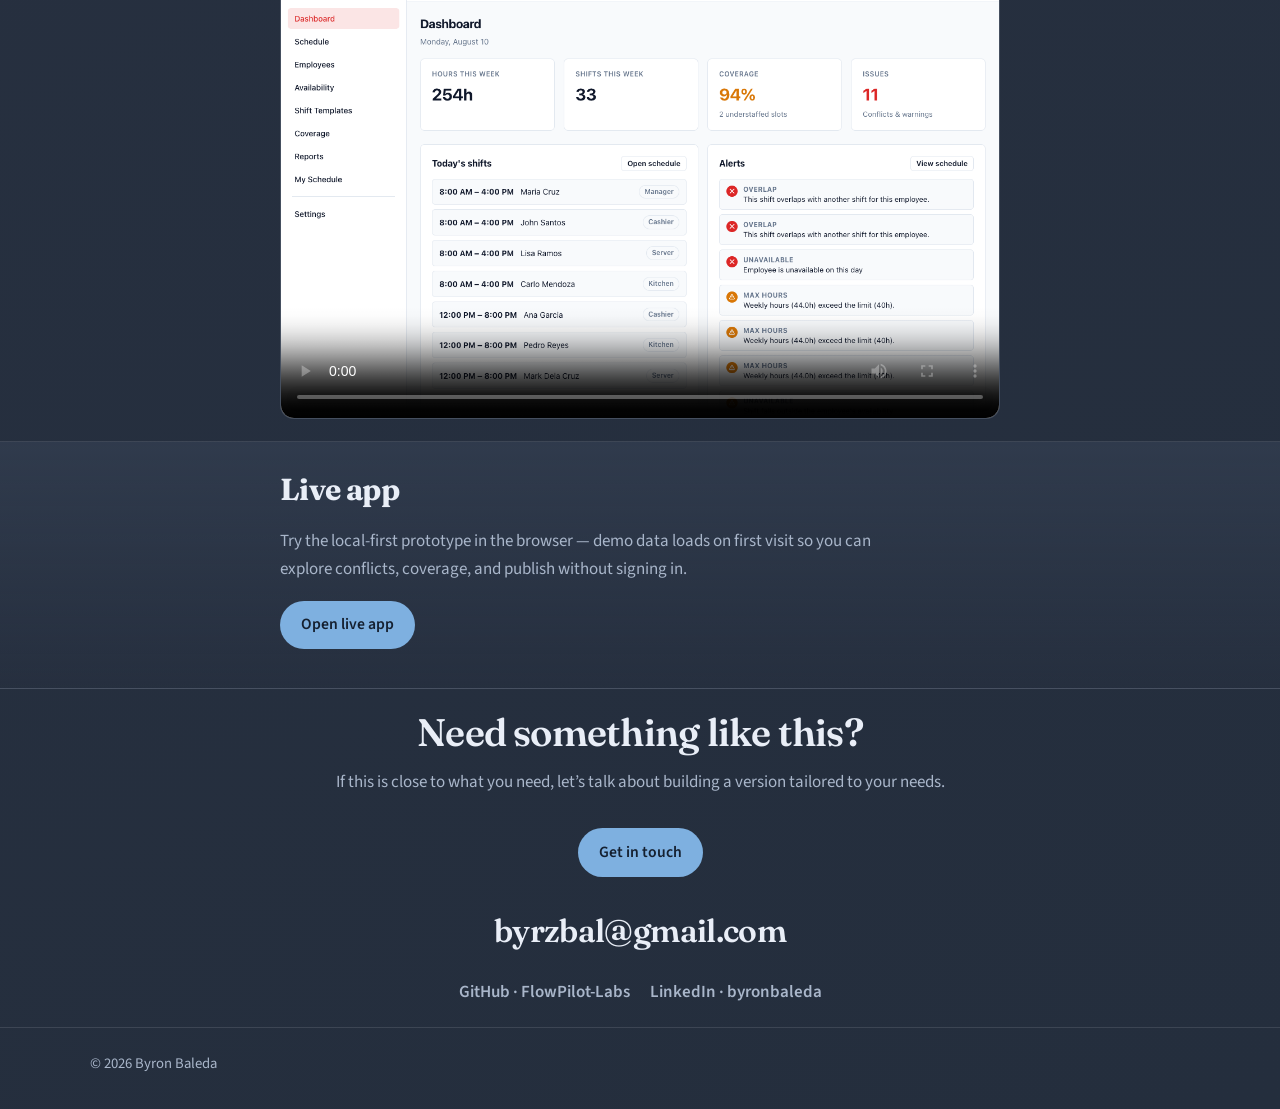
<file: projects/shiftboard.html>
<!DOCTYPE html>
<html lang="en">
  <head>
    <meta charset="UTF-8" />
    <meta name="viewport" content="width=device-width, initial-scale=1" />
    <meta
      name="description"
      content="ShiftBoard — local-first employee scheduling for weekly shifts, coverage, and publish workflows. React, TypeScript, and IndexedDB by Byron Baleda."
    />
    <title>ShiftBoard — Byron Baleda</title>

    <link rel="icon" href="../assets/favicon.svg" type="image/svg+xml" />
    <link rel="icon" href="../assets/favicon.png" type="image/png" sizes="48x48" />
    <link rel="apple-touch-icon" href="../assets/apple-touch-icon.png" />

    <meta property="og:type" content="website" />
    <meta property="og:site_name" content="Byron Baleda" />
    <meta property="og:title" content="ShiftBoard — Byron Baleda" />
    <meta
      property="og:description"
      content="Local-first employee scheduling for weekly shifts, coverage checks, and publish workflows — React, TypeScript, and IndexedDB."
    />
    <meta
      property="og:url"
      content="https://flowpilot-labs.github.io/byron-portfolio/projects/shiftboard.html"
    />

    <script>
      try {
        /* Auto theme by local time: day=5, night=13 */
        var h = new Date().getHours();
        var t = h >= 6 && h < 18 ? "5" : "13";
        document.documentElement.setAttribute("data-theme", t);
      } catch (e) {}
    </script>
    <link rel="preconnect" href="https://fonts.googleapis.com" />
    <link rel="preconnect" href="https://fonts.gstatic.com" crossorigin />
    <link
      href="https://fonts.googleapis.com/css2?family=Fraunces:opsz,wght@9..144,500;9..144,600;9..144,700&family=Source+Sans+3:wght@400;500;600;700&display=swap"
      rel="stylesheet"
    />
    <link rel="stylesheet" href="../styles/main.css" />
    <link rel="stylesheet" href="../styles/themes.css" />
  </head>
  <body>
    <!-- Theme picker kept in DOM but hidden via CSS. See index.html notes to restore. -->
    <aside class="theme-picker" aria-label="Temporary theme switcher" hidden>
      <span class="theme-picker-label">Theme</span>
      <button type="button" data-theme-pick="1" title="1 Coastal slate">1</button>
      <button type="button" data-theme-pick="2" title="2 Paper studio">2</button>
      <button type="button" data-theme-pick="3" title="3 Sand &amp; forest">3</button>
      <button type="button" data-theme-pick="4" title="4 Mist blueprint">4</button>
      <button type="button" data-theme-pick="5" title="5 Clean alpine">5</button>
      <button type="button" data-theme-pick="6" title="6 Fog harbor (gradient)">6</button>
      <button type="button" data-theme-pick="7" title="7 Clay atelier">7</button>
      <button type="button" data-theme-pick="8" title="8 Sage ledger">8</button>
      <button type="button" data-theme-pick="9" title="9 Dusk stone">9</button>
      <button type="button" data-theme-pick="10" title="10 Parchment desk">10</button>
      <button type="button" data-theme-pick="11" title="11 Soft harbor (soft dark)">11</button>
      <button type="button" data-theme-pick="12" title="12 Soft ember (soft dark)">12</button>
      <button type="button" data-theme-pick="13" title="13 Soft steel (soft dark)">13</button>
      <button type="button" data-theme-pick="14" title="14 Soft moss (soft dark)">14</button>
      <button type="button" data-theme-pick="15" title="15 Soft graphite (soft dark)">15</button>
    </aside>

    <a class="skip-link" href="#project">Skip to content</a>

    <header class="site-header">
      <div class="header-inner">
        <a class="brand" href="../index.html">Byron Baleda</a>
        <button
          class="nav-toggle"
          type="button"
          aria-expanded="false"
          aria-controls="site-nav"
          aria-label="Open menu"
        >
          <span></span>
          <span></span>
          <span></span>
        </button>
        <nav id="site-nav" class="site-nav" aria-label="Primary">
          <a href="../index.html#home">Home</a>
          <a href="../index.html#work">Work</a>
          <a href="../index.html#about">About</a>
          <a href="../index.html#resume">Resume</a>
          <a href="../index.html#contact">Contact</a>
        </nav>
      </div>
    </header>

    <main id="project" class="project-page">
      <section class="section project-hero">
        <div class="container narrow">
          <p class="section-eyebrow reveal">
            <a class="back-link" href="../index.html#work">← Selected work</a>
          </p>
          <h1 class="project-title reveal">ShiftBoard</h1>
          <p class="project-summary reveal">
            A local-first employee scheduling app for planning weekly shifts,
            checking availability and coverage, publishing the schedule, and
            handing it to the team — built for the web with React, TypeScript,
            and IndexedDB.
          </p>
          <div class="hero-actions reveal">
            <a
              class="btn btn-primary"
              href="https://shiftboard-app.pages.dev/"
              target="_blank"
              rel="noopener noreferrer"
              >Open live app</a
            >
            <a class="btn btn-ghost" href="#demo">Demo video</a>
          </div>
        </div>
      </section>

      <section class="section section-alt">
        <div class="container narrow case-block reveal">
          <h2>Problem</h2>
          <div class="prose">
            <p>
              Growing teams often build weekly schedules in spreadsheets or chat
              threads. Overlaps, unavailable staff, max-hour breaches, and thin
              coverage only show up after the week is already published — and
              fixing them means another round of messages.
            </p>
          </div>
        </div>
      </section>

      <section class="section">
        <div class="container narrow case-block reveal">
          <h2>Solution</h2>
          <div class="prose">
            <p>
              ShiftBoard puts the weekly roster in one focused web app. Managers
              assign shifts on a grid, apply templates, and see conflicts and
              coverage gaps as they work. Availability and staffing requirements
              feed a pure scheduling engine that flags overlaps, rest-period
              issues, and understaffed slots before publish. Employees can preview
              their week in My Schedule, and reports summarize hours and coverage
              for print. Built as a local-first React prototype, ShiftBoard stores
              everything in IndexedDB so it works without a backend — with
              export/import for backups and a white-label branding layer for demo
              company identities.
            </p>
          </div>
        </div>
      </section>

      <section class="section section-alt">
        <div class="container narrow case-block reveal">
          <h2>Architecture</h2>
          <div class="prose">
            <p>
              ShiftBoard is employee scheduling software that runs in the
              browser — managers build the weekly roster on a grid, employees can
              preview their shifts, and everything stays on your device without
              signing into a cloud account. Conflicts, unavailable staff, and
              thin coverage are flagged as you assign, so problems surface before
              the schedule is published instead of after.
            </p>
            <p>
              Templates speed up recurring weeks; reports summarize hours and
              coverage for printing. A demo café roster loads automatically so
              you can explore conflicts and understaffed slots right away. The
              white-label layer lets you swap company name, colors, and fonts for
              client demos. Export and import protect your data, and the app
              ships as a simple hosted website — no backend to maintain.
            </p>
          </div>

          <figure class="arch-diagram" aria-label="ShiftBoard architecture overview">
            <div class="arch-layer">
              <p class="arch-layer-label">What you manage</p>
              <div class="arch-row arch-row-2">
                <div class="arch-node">
                  <strong>Schedule</strong>
                  <span>Weekly grid · templates</span>
                  <span>Assign · publish</span>
                </div>
                <div class="arch-node">
                  <strong>Coverage &amp; reports</strong>
                  <span>Staffing matrix · hours</span>
                  <span>Printable summaries</span>
                </div>
                <div class="arch-node">
                  <strong>People</strong>
                  <span>Employees · availability</span>
                  <span>My schedule preview</span>
                </div>
                <div class="arch-node">
                  <strong>Settings</strong>
                  <span>Rules · export / import</span>
                  <span>Demo reset</span>
                </div>
              </div>
            </div>

            <div class="arch-flow" aria-hidden="true"></div>

            <div class="arch-layer arch-layer-accent">
              <p class="arch-layer-label">Smart scheduling</p>
              <div class="arch-node arch-node-wide">
                <strong>Overlaps · availability · hours · rest · coverage</strong>
                <span>Problems flagged before you publish the week</span>
              </div>
            </div>

            <div class="arch-flow" aria-hidden="true"></div>

            <div class="arch-layer">
              <p class="arch-layer-label">On your device</p>
              <div class="arch-row arch-row-2">
                <div class="arch-node">
                  <strong>Runs in the browser</strong>
                  <span>Data stays on your device</span>
                </div>
                <div class="arch-node">
                  <strong>Demo included</strong>
                  <span>Sample café roster</span>
                  <span>Explore conflicts on first visit</span>
                </div>
              </div>
            </div>

            <div class="arch-flow" aria-hidden="true"></div>

            <div class="arch-layer">
              <p class="arch-layer-label">Branding · hosting</p>
              <div class="arch-row arch-row-3">
                <div class="arch-node">
                  <strong>Your brand</strong>
                  <span>Custom name · colors · fonts</span>
                </div>
                <div class="arch-node">
                  <strong>Simple web hosting</strong>
                  <span>Live demo on the public web</span>
                </div>
                <div class="arch-node">
                  <strong>Backup &amp; restore</strong>
                  <span>Export and import your schedules</span>
                </div>
              </div>
            </div>
          </figure>
        </div>
      </section>

      <section class="section">
        <div class="container narrow case-block reveal">
          <h2>Technologies</h2>
          <ul class="skills">
            <li>React</li>
            <li>TypeScript</li>
            <li>Vite</li>
            <li>React Router</li>
            <li>Dexie</li>
            <li>IndexedDB</li>
            <li>Zustand</li>
            <li>Vitest</li>
            <li>Cloudflare Pages</li>
          </ul>
        </div>
      </section>

      <section class="section section-alt">
        <div class="container case-block reveal">
          <h2>Screenshots</h2>
          <p class="section-lede">
            Dashboard alerts, weekly schedule grid, coverage matrix, and hours
            report from the live demo (Brew &amp; Co. branding).
          </p>
          <div class="shot-grid">
            <figure class="shot">
              <img
                src="../assets/projects/shiftboard/dashboard.png"
                alt="ShiftBoard dashboard with weekly KPIs, today's shifts, and conflict alerts"
                width="1280"
                height="800"
                loading="lazy"
              />
              <figcaption>Dashboard</figcaption>
            </figure>
            <figure class="shot">
              <img
                src="../assets/projects/shiftboard/schedule.png"
                alt="ShiftBoard weekly schedule grid with shift chips and conflict icons"
                width="1280"
                height="800"
                loading="lazy"
              />
              <figcaption>Schedule</figcaption>
            </figure>
            <figure class="shot">
              <img
                src="../assets/projects/shiftboard/coverage.png"
                alt="ShiftBoard coverage matrix with covered, short, and overstaffed slots"
                width="1280"
                height="800"
                loading="lazy"
              />
              <figcaption>Coverage</figcaption>
            </figure>
            <figure class="shot">
              <img
                src="../assets/projects/shiftboard/reports.png"
                alt="ShiftBoard reports page with weekly summary and hours by employee"
                width="1280"
                height="800"
                loading="lazy"
              />
              <figcaption>Reports</figcaption>
            </figure>
          </div>
        </div>
      </section>

      <section id="demo" class="section">
        <div class="container narrow case-block reveal">
          <h2>Demo video</h2>
          <p class="section-lede">
            A quick walkthrough of ShiftBoard across dashboard, schedule,
            coverage, reports, and employees.
          </p>
          <div class="demo-video">
            <video
              controls
              playsinline
              preload="metadata"
              poster="../assets/projects/shiftboard/dashboard.png"
            >
              <source
                src="../assets/projects/shiftboard/ShiftBoardDemo.mp4"
                type="video/mp4"
              />
              Your browser does not support embedded video.
              <a href="../assets/projects/shiftboard/ShiftBoardDemo.mp4"
                >Download the demo</a
              >.
            </video>
          </div>
        </div>
      </section>

      <section class="section section-alt">
        <div class="container narrow case-block reveal">
          <h2>Live app</h2>
          <p class="section-lede">
            Try the local-first prototype in the browser — demo data loads on
            first visit so you can explore conflicts, coverage, and publish
            without signing in.
          </p>
          <p>
            <a
              class="btn btn-primary"
              href="https://shiftboard-app.pages.dev/"
              target="_blank"
              rel="noopener noreferrer"
              >Open live app</a
            >
          </p>
        </div>
      </section>

      <section class="section contact-cta project-cta">
        <div class="container narrow centered-block">
          <header class="section-header centered reveal">
            <h2>Need something like this?</h2>
            <p class="section-lede">
              If this is close to what you need, let’s talk about building a
              version tailored to your needs.
            </p>
          </header>
          <div class="contact-actions reveal">
            <a class="btn btn-primary" href="mailto:byrzbal@gmail.com"
              >Get in touch</a
            >
          </div>
          <div class="contact-block reveal">
            <a class="contact-email" href="mailto:byrzbal@gmail.com"
              >byrzbal@gmail.com</a
            >
            <ul class="social-links">
              <li>
                <a
                  href="https://github.com/FlowPilot-Labs"
                  target="_blank"
                  rel="noopener noreferrer"
                  >GitHub · FlowPilot-Labs</a
                >
              </li>
              <li>
                <a
                  href="https://www.linkedin.com/in/byronbaleda/"
                  target="_blank"
                  rel="noopener noreferrer"
                  >LinkedIn · byronbaleda</a
                >
              </li>
            </ul>
          </div>
        </div>
      </section>
    </main>

    <footer class="site-footer">
      <div class="container">
        <p>© <span id="year"></span> Byron Baleda</p>
      </div>
    </footer>

    <script src="../scripts/main.js" defer></script>
  </body>
</html>
</file>
<file: styles/main.css>
:root {
  --radius: 14px;
  --header-h: 4rem;
  --font-display: "Fraunces", Georgia, serif;
  --font-body: "Source Sans 3", "Segoe UI", sans-serif;
  --ease: cubic-bezier(0.22, 1, 0.36, 1);
}

*,
*::before,
*::after {
  box-sizing: border-box;
}

/* Ensure HTML hidden wins over display:flex/grid utility rules */
[hidden] {
  display: none !important;
}

html {
  scroll-behavior: smooth;
  scroll-padding-top: calc(var(--header-h) + 0.75rem);
}

body {
  margin: 0;
  font-family: var(--font-body);
  font-size: 1.0625rem;
  line-height: 1.65;
  color: var(--text);
  background: var(--glow-1), var(--glow-2), var(--page-bg);
  min-height: 100vh;
}

body::before {
  content: "";
  position: fixed;
  inset: 0;
  pointer-events: none;
  opacity: 0.03;
  background-image: url("data:image/svg+xml,%3Csvg viewBox='0 0 200 200' xmlns='http://www.w3.org/2000/svg'%3E%3Cfilter id='n'%3E%3CfeTurbulence type='fractalNoise' baseFrequency='0.85' numOctaves='3' stitchTiles='stitch'/%3E%3C/filter%3E%3Crect width='100%25' height='100%25' filter='url(%23n)'/%3E%3C/svg%3E");
  z-index: 0;
}

img {
  max-width: 100%;
  display: block;
}

a {
  color: var(--mint);
  text-decoration-thickness: 1px;
  text-underline-offset: 0.18em;
}

a:hover {
  color: var(--mint-strong);
}

.skip-link {
  position: absolute;
  left: 1rem;
  top: -3rem;
  z-index: 100;
  background: var(--mint);
  color: var(--btn-on-accent);
  padding: 0.5rem 0.85rem;
  border-radius: 8px;
  font-weight: 600;
}

.skip-link:focus {
  top: 1rem;
}

.container {
  width: min(1100px, calc(100% - 2.5rem));
  margin-inline: auto;
  position: relative;
  z-index: 1;
}

.container.narrow {
  width: min(720px, calc(100% - 2.5rem));
}

.site-header {
  position: sticky;
  top: 0;
  z-index: 50;
  height: var(--header-h);
  backdrop-filter: blur(14px);
  background: var(--header-bg);
  border-bottom: 1px solid var(--line);
}

.header-inner {
  width: min(1100px, calc(100% - 2.5rem));
  height: 100%;
  margin-inline: auto;
  display: flex;
  align-items: center;
  justify-content: space-between;
  gap: 1rem;
}

.brand {
  font-family: var(--font-display);
  font-weight: 600;
  font-size: 1.2rem;
  color: var(--text);
  text-decoration: none;
  letter-spacing: -0.02em;
}

.brand:hover {
  color: var(--mint);
}

.site-nav {
  display: flex;
  align-items: center;
  gap: 0.35rem 1.35rem;
}

.site-nav a {
  position: relative;
  color: var(--text-muted);
  text-decoration: none;
  font-weight: 500;
  font-size: 0.95rem;
  padding: 0.25rem 0;
  transition: color 0.25s var(--ease);
}

.site-nav a::after {
  content: "";
  position: absolute;
  left: 0;
  bottom: -0.15rem;
  width: 100%;
  height: 2px;
  background: var(--mint);
  transform: scaleX(0);
  transform-origin: left;
  transition: transform 0.28s var(--ease);
}

.site-nav a:hover,
.site-nav a.is-active {
  color: var(--text);
}

.site-nav a.is-active::after,
.site-nav a:hover::after {
  transform: scaleX(1);
}

.nav-toggle {
  display: none;
  width: 2.5rem;
  height: 2.5rem;
  border: 1px solid var(--line);
  border-radius: 10px;
  background: transparent;
  padding: 0;
  cursor: pointer;
  align-items: center;
  justify-content: center;
  flex-direction: column;
  gap: 5px;
}

.nav-toggle span {
  display: block;
  width: 1.1rem;
  height: 2px;
  background: var(--text);
  border-radius: 2px;
  transition: transform 0.25s var(--ease), opacity 0.2s;
}

.nav-toggle[aria-expanded="true"] span:nth-child(1) {
  transform: translateY(7px) rotate(45deg);
}

.nav-toggle[aria-expanded="true"] span:nth-child(2) {
  opacity: 0;
}

.nav-toggle[aria-expanded="true"] span:nth-child(3) {
  transform: translateY(-7px) rotate(-45deg);
}

.section {
  padding: 5.5rem 0;
  position: relative;
  z-index: 1;
}

.section-alt {
  background: var(--section-alt-bg);
  border-block: 1px solid var(--line);
}

.section-header {
  margin-bottom: 2rem;
}

.section-eyebrow {
  margin: 0 0 0.5rem;
  color: var(--mint);
  font-weight: 600;
  font-size: 0.85rem;
  letter-spacing: 0.08em;
  text-transform: uppercase;
}

.section-header h2 {
  margin: 0;
  font-family: var(--font-display);
  font-size: clamp(1.9rem, 3vw, 2.5rem);
  font-weight: 600;
  letter-spacing: -0.02em;
  line-height: 1.15;
}

.section-lede {
  margin: 0.85rem 0 0;
  color: var(--text-muted);
  max-width: 40rem;
}

.section-header.centered {
  text-align: center;
}

.section-header.centered .section-lede {
  margin-inline: auto;
}

.build-list {
  list-style: none;
  margin: 0;
  padding: 0;
  display: grid;
  gap: 0.85rem;
  text-align: center;
}

.build-list li {
  font-family: var(--font-display);
  font-size: clamp(1.35rem, 2.5vw, 1.75rem);
  font-weight: 600;
  letter-spacing: -0.02em;
  padding: 0.85rem 1rem;
  border-bottom: 1px solid var(--line);
}

.build-list li:last-child {
  border-bottom: 0;
}

.resume-cta {
  margin: 2.25rem 0 0;
  text-align: center;
}

#resume .resume-edu-gap {
  height: 3.5rem;
  margin-top: 2rem;
  border-top: 1px solid var(--line);
}

#resume .resume-edu-header {
  margin-top: 2rem;
  margin-bottom: 2rem;
  padding-top: 0;
  border-top: 0;
}

.tech-line {
  margin: 0;
  text-align: center;
  color: var(--text-muted);
  font-size: 1.05rem;
  font-weight: 600;
  letter-spacing: 0.02em;
  line-height: 1.8;
}

.centered-block {
  text-align: center;
}

.contact-actions {
  display: flex;
  justify-content: center;
  margin: 0.5rem 0 1.75rem;
}

.contact-cta .contact-block {
  justify-items: center;
}

.contact-cta .social-links {
  justify-content: center;
}

.hero {
  min-height: calc(100vh - var(--header-h));
  display: grid;
  align-items: center;
  padding: 4rem 0 5rem;
  overflow: hidden;
  border-bottom: 1px solid var(--line);
  box-shadow: inset 0 -48px 64px -48px rgba(30, 41, 59, 0.08);
}

.hero-atmosphere {
  position: absolute;
  inset: 10% -20% auto auto;
  width: min(520px, 70vw);
  height: min(520px, 70vw);
  border-radius: 50%;
  background: var(--hero-glow);
  filter: blur(8px);
  pointer-events: none;
}

.hero-content {
  max-width: 44rem;
}

.hero-kicker {
  margin: 0 0 1rem;
  color: var(--mint);
  font-weight: 600;
  letter-spacing: 0.04em;
  text-transform: uppercase;
  font-size: 0.9rem;
}

.hero-name {
  margin: 0;
  font-family: var(--font-display);
  font-size: clamp(3rem, 8vw, 5.5rem);
  font-weight: 700;
  line-height: 0.98;
  letter-spacing: -0.035em;
}

.hero-pitch {
  margin: 1.35rem 0 0;
  max-width: 32rem;
  color: var(--text-muted);
  font-size: 1.15rem;
}

.hero-actions {
  display: flex;
  flex-wrap: wrap;
  gap: 0.85rem;
  margin-top: 2rem;
}

.btn {
  display: inline-flex;
  align-items: center;
  justify-content: center;
  gap: 0.4rem;
  min-height: 2.85rem;
  padding: 0.65rem 1.25rem;
  border-radius: 999px;
  font-weight: 600;
  font-size: 0.98rem;
  text-decoration: none;
  border: 1px solid transparent;
  transition:
    background 0.25s var(--ease),
    color 0.25s var(--ease),
    border-color 0.25s var(--ease),
    transform 0.25s var(--ease);
}

.btn:hover {
  transform: translateY(-1px);
}

.btn-primary {
  background: var(--mint);
  color: var(--btn-on-accent);
}

.btn-primary:hover {
  background: var(--mint-strong);
  color: var(--btn-on-accent);
}

.btn-ghost {
  background: transparent;
  color: var(--text);
  border-color: var(--line);
}

.btn-ghost:hover {
  border-color: var(--mint);
  color: var(--mint);
}

.btn.is-disabled {
  opacity: 0.45;
  cursor: not-allowed;
  pointer-events: none;
  transform: none;
}

.prose p {
  margin: 0 0 1.15rem;
  color: var(--text-muted);
}

.prose p:last-child {
  margin-bottom: 0;
}

.work-intro {
  max-width: 42rem;
  margin: 0 auto 2.5rem;
  text-align: left;
}

.work-intro strong {
  color: var(--text);
  font-weight: 600;
}

.skills {
  list-style: none;
  display: flex;
  flex-wrap: wrap;
  gap: 0.55rem;
  padding: 0;
  margin: 2rem 0 0;
}

.skills li {
  padding: 0.4rem 0.8rem;
  border-radius: 999px;
  background: var(--mint-dim);
  color: var(--mint);
  font-size: 0.88rem;
  font-weight: 600;
}

.project-grid {
  display: grid;
  grid-template-columns: repeat(3, 1fr);
  gap: 1.25rem;
}

/* With some cards hidden, size to visible items instead of an empty 3-col row */
.project-grid:has(> [hidden]) {
  grid-template-columns: repeat(auto-fit, minmax(min(100%, 17rem), 22rem));
  justify-content: center;
}

.project-card {
  background: var(--ink-elevated);
  border: 1px solid var(--line);
  border-radius: var(--radius);
  padding: 1.4rem 1.35rem 1.5rem;
  box-shadow: var(--shadow);
  display: flex;
  flex-direction: column;
  gap: 0.7rem;
  height: 100%;
  transition:
    border-color 0.25s var(--ease),
    transform 0.25s var(--ease);
}

.project-card:hover {
  border-color: var(--card-hover-border);
  transform: translateY(-3px);
}

.project-card.featured {
  background: var(--card-featured);
}

.project-label {
  margin: 0;
  font-size: 0.75rem;
  font-weight: 700;
  letter-spacing: 0.08em;
  text-transform: uppercase;
  color: var(--mint);
}

.project-card h3 {
  margin: 0;
  font-family: var(--font-display);
  font-size: 1.45rem;
  letter-spacing: -0.02em;
}

.project-card > p {
  margin: 0;
  color: var(--text-muted);
}

.tags {
  list-style: none;
  display: flex;
  flex-wrap: wrap;
  gap: 0.4rem;
  padding: 0;
  margin: auto 0 0;
}

.tags li {
  font-size: 0.78rem;
  font-weight: 600;
  color: var(--text-muted);
  border: 1px solid var(--line);
  border-radius: 999px;
  padding: 0.25rem 0.6rem;
}

.project-links {
  display: flex;
  flex-wrap: wrap;
  gap: 0.85rem 1.25rem;
  align-items: center;
  margin: 0;
}

.project-links a {
  font-weight: 600;
  text-decoration: none;
}

.project-links a:hover {
  text-decoration: underline;
}

/* Project case study pages */
.project-page .section {
  padding: 1.35rem 0;
}

.project-page .project-hero {
  padding-top: 2.75rem;
  padding-bottom: 1.5rem;
}

.project-page .case-block h2 {
  margin-bottom: 0.4rem;
}

.project-page .prose p {
  margin-bottom: 0.55rem;
  text-align: left;
  text-wrap: pretty;
  word-spacing: normal;
  letter-spacing: normal;
}

.project-page .prose p:last-child {
  margin-bottom: 0;
}

.project-page .skills {
  margin-top: 0.85rem;
}

.project-title {
  margin: 0.35rem 0 0;
  font-family: var(--font-display);
  font-size: clamp(2.4rem, 5vw, 3.6rem);
  font-weight: 700;
  letter-spacing: -0.03em;
  line-height: 1.05;
}

.project-summary {
  margin: 1.1rem 0 0;
  color: var(--text-muted);
  font-size: 1.12rem;
  max-width: 40rem;
}

.back-link {
  color: var(--mint);
  text-decoration: none;
  font-weight: 600;
}

.back-link:hover {
  text-decoration: underline;
}

.case-block h2 {
  margin: 0 0 1rem;
  font-family: var(--font-display);
  font-size: clamp(1.5rem, 2.5vw, 1.9rem);
  letter-spacing: -0.02em;
}

.shot-placeholder,
.video-placeholder {
  display: grid;
  place-items: center;
  margin: 1.25rem 0 0;
  border: 1px dashed color-mix(in srgb, var(--mint) 40%, var(--line));
  border-radius: var(--radius);
  background: color-mix(in srgb, var(--ink-elevated) 80%, transparent);
  color: var(--text-muted);
  font-weight: 600;
  text-align: center;
}

.prose code {
  font-size: 0.92em;
  padding: 0.1em 0.35em;
  border-radius: 6px;
  background: color-mix(in srgb, var(--ink-soft) 70%, transparent);
  color: var(--text);
}

.arch-diagram {
  margin: 1.15rem 0 0;
  padding: 1rem;
  border: 1px solid var(--line);
  border-radius: var(--radius);
  background: color-mix(in srgb, var(--ink-elevated) 72%, transparent);
}

.arch-layer {
  margin: 0;
}

.arch-layer-label {
  margin: 0 0 0.45rem;
  color: var(--mint);
  font-size: 0.78rem;
  font-weight: 700;
  letter-spacing: 0.06em;
  text-transform: uppercase;
}

.arch-row {
  display: grid;
  gap: 0.55rem;
}

.arch-row-2 {
  grid-template-columns: repeat(2, minmax(0, 1fr));
}

.arch-row-3 {
  grid-template-columns: repeat(3, minmax(0, 1fr));
}

.arch-node {
  display: grid;
  gap: 0.15rem;
  padding: 0.7rem 0.85rem;
  border: 1px solid var(--line);
  border-radius: calc(var(--radius) - 4px);
  background: color-mix(in srgb, var(--ink-soft) 55%, transparent);
}

.arch-node strong {
  color: var(--text);
  font-size: 0.95rem;
  font-weight: 600;
  letter-spacing: -0.01em;
}

.arch-node span {
  color: var(--text-muted);
  font-size: 0.82rem;
  line-height: 1.4;
}

.arch-node-wide {
  text-align: left;
}

.arch-node-muted {
  border-style: dashed;
  opacity: 0.88;
}

.arch-layer-accent .arch-node {
  border-color: color-mix(in srgb, var(--mint) 28%, var(--line));
  background: color-mix(in srgb, var(--mint-dim) 55%, var(--ink-soft));
}

.arch-flow {
  width: 1px;
  height: 0.75rem;
  margin: 0.4rem auto;
  background: color-mix(in srgb, var(--mint) 45%, var(--line));
}

@media (max-width: 760px) {
  .arch-diagram {
    padding: 1rem;
  }

  .arch-row-2,
  .arch-row-3 {
    grid-template-columns: 1fr;
  }
}

.shot-grid {
  display: grid;
  grid-template-columns: repeat(2, minmax(0, 1fr));
  gap: 1rem;
  margin-top: 1rem;
}

.shot {
  margin: 0;
}

.shot img {
  width: 100%;
  height: auto;
  border: 1px solid var(--line);
  border-radius: calc(var(--radius) - 2px);
  background: var(--ink-elevated);
}

.shot img.shot-zoomable {
  cursor: zoom-in;
  transition:
    transform 0.2s ease,
    box-shadow 0.2s ease;
}

.shot img.shot-zoomable:hover {
  transform: scale(1.02);
  box-shadow: 0 8px 24px color-mix(in srgb, var(--ink) 12%, transparent);
}

.shot img.shot-zoomable:focus-visible {
  outline: 2px solid var(--mint);
  outline-offset: 3px;
}

.shot-lightbox {
  position: fixed;
  inset: 0;
  z-index: 200;
  display: flex;
  align-items: center;
  justify-content: center;
  padding: 1.25rem;
  opacity: 0;
  visibility: hidden;
  transition:
    opacity 0.2s ease,
    visibility 0.2s ease;
}

.shot-lightbox.is-open {
  opacity: 1;
  visibility: visible;
}

.shot-lightbox__backdrop {
  position: absolute;
  inset: 0;
  background: color-mix(in srgb, var(--ink) 72%, transparent);
  backdrop-filter: blur(4px);
}

.shot-lightbox__dialog {
  position: relative;
  z-index: 1;
  display: flex;
  flex-direction: column;
  align-items: center;
  gap: 0.75rem;
  max-width: min(96vw, 1400px);
  max-height: 92vh;
  margin: 0;
}

.shot-lightbox__close {
  position: absolute;
  top: -0.25rem;
  right: -0.25rem;
  z-index: 2;
  display: flex;
  align-items: center;
  justify-content: center;
  width: 2.5rem;
  height: 2.5rem;
  border: 1px solid var(--line);
  border-radius: 999px;
  background: var(--surface);
  color: var(--text);
  font-size: 1.5rem;
  line-height: 1;
  cursor: pointer;
  box-shadow: 0 4px 16px color-mix(in srgb, var(--ink) 20%, transparent);
}

.shot-lightbox__close:hover {
  background: var(--surface-muted);
}

.shot-lightbox__close:focus-visible {
  outline: 2px solid var(--mint);
  outline-offset: 2px;
}

.shot-lightbox__img {
  display: block;
  max-width: 100%;
  max-height: calc(92vh - 3rem);
  width: auto;
  height: auto;
  border: 1px solid var(--line);
  border-radius: var(--radius);
  background: var(--ink-elevated);
  box-shadow: 0 16px 48px color-mix(in srgb, var(--ink) 35%, transparent);
}

.shot-lightbox__caption {
  margin: 0;
  max-width: 100%;
  color: var(--surface);
  font-size: 0.95rem;
  font-weight: 600;
  text-align: center;
  text-shadow: 0 1px 2px color-mix(in srgb, var(--ink) 40%, transparent);
}

@media (prefers-reduced-motion: reduce) {
  .shot img.shot-zoomable {
    transition: none;
  }

  .shot img.shot-zoomable:hover {
    transform: none;
  }

  .shot-lightbox {
    transition: none;
  }
}

@media (max-width: 760px) {
  .shot-lightbox {
    padding: 0.75rem;
  }

  .shot-lightbox__close {
    top: 0.25rem;
    right: 0.25rem;
  }

  .shot-lightbox__img {
    max-height: calc(88vh - 3rem);
  }
}

.shot figcaption {
  margin-top: 0.45rem;
  color: var(--text-muted);
  font-size: 0.88rem;
  font-weight: 600;
}

.shot-placeholder {
  margin: 0;
  min-height: 180px;
  padding: 1rem;
}

.demo-video {
  margin-top: 1rem;
  border: 1px solid var(--line);
  border-radius: var(--radius);
  background: color-mix(in srgb, var(--ink-elevated) 80%, transparent);
  overflow: hidden;
}

.demo-video video {
  display: block;
  width: 100%;
  height: auto;
  vertical-align: middle;
  background: #0b0f14;
}

.video-placeholder {
  min-height: 280px;
  aspect-ratio: 16 / 9;
}

@media (max-width: 760px) {
  .shot-grid {
    grid-template-columns: 1fr;
  }
}

.muted {
  color: var(--text-muted);
  font-size: 0.92rem;
}

.timeline {
  list-style: none;
  margin: 0;
  padding: 0;
  border-left: 1px solid var(--line);
}

.timeline > li {
  position: relative;
  padding: 0 0 2rem 1.4rem;
}

.timeline > li:last-child {
  padding-bottom: 0;
}

.timeline > li::before {
  content: "";
  position: absolute;
  left: -5px;
  top: 0.45rem;
  width: 9px;
  height: 9px;
  border-radius: 50%;
  background: var(--mint);
  box-shadow: var(--timeline-ring);
}

.timeline-meta {
  margin: 0 0 0.35rem;
  color: var(--mint);
  font-size: 0.88rem;
  font-weight: 600;
}

.timeline h3 {
  margin: 0 0 0.45rem;
  font-family: var(--font-display);
  font-size: 1.25rem;
}

.timeline p:last-child {
  margin: 0;
  color: var(--text-muted);
}

.timeline-bullets {
  margin: 0.35rem 0 0;
  padding: 0 0 0 1.15rem;
  color: var(--text-muted);
}

.timeline-bullets li {
  margin: 0 0 0.55rem;
  padding: 0;
  line-height: 1.55;
}

.timeline-bullets li:last-child {
  margin-bottom: 0;
}

.contact-block {
  display: grid;
  gap: 1.25rem;
}

.contact-email {
  font-family: var(--font-display);
  font-size: clamp(1.5rem, 3vw, 2rem);
  font-weight: 600;
  color: var(--text);
  text-decoration: none;
  letter-spacing: -0.02em;
}

.contact-email:hover {
  color: var(--mint);
}

.social-links {
  list-style: none;
  display: flex;
  flex-wrap: wrap;
  gap: 0.75rem 1.25rem;
  margin: 0;
  padding: 0;
}

.social-links a {
  color: var(--text-muted);
  font-weight: 600;
  text-decoration: none;
}

.social-links a:hover {
  color: var(--mint);
}

.site-footer {
  border-top: 1px solid var(--line);
  padding: 1.5rem 0 2rem;
  color: var(--text-muted);
  font-size: 0.92rem;
  position: relative;
  z-index: 1;
}

.site-footer p {
  margin: 0;
}

/* Motion — calm, one-time professional reveals */
.hero .reveal {
  opacity: 0;
  transform: translateY(18px);
  animation: hero-in 0.85s var(--ease) forwards;
}

.hero .reveal:nth-child(1) {
  animation-delay: 0.06s;
}
.hero .reveal:nth-child(2) {
  animation-delay: 0.16s;
}
.hero .reveal:nth-child(3) {
  animation-delay: 0.28s;
}
.hero .reveal:nth-child(4) {
  animation-delay: 0.4s;
}

@keyframes hero-in {
  to {
    opacity: 1;
    transform: translateY(0);
  }
}

.section:not(.hero) .reveal,
.section:not(.hero) .reveal-stagger {
  opacity: 0;
  transform: translateY(24px);
  transition:
    opacity 0.7s var(--ease),
    transform 0.7s var(--ease);
}

.section:not(.hero) .reveal.is-visible,
.section:not(.hero) .reveal-stagger.is-visible {
  opacity: 1;
  transform: translateY(0);
}

.reveal-stagger > * {
  opacity: 0;
  transform: translateY(16px);
  transition:
    opacity 0.55s var(--ease),
    transform 0.55s var(--ease);
}

.reveal-stagger.is-visible > * {
  opacity: 1;
  transform: translateY(0);
}

.reveal-stagger.is-visible > *:nth-child(1) { transition-delay: 0.03s; }
.reveal-stagger.is-visible > *:nth-child(2) { transition-delay: 0.08s; }
.reveal-stagger.is-visible > *:nth-child(3) { transition-delay: 0.13s; }
.reveal-stagger.is-visible > *:nth-child(4) { transition-delay: 0.18s; }
.reveal-stagger.is-visible > *:nth-child(5) { transition-delay: 0.23s; }
.reveal-stagger.is-visible > *:nth-child(6) { transition-delay: 0.28s; }

@media (prefers-reduced-motion: reduce) {
  html {
    scroll-behavior: auto;
  }

  .reveal,
  .reveal-stagger,
  .reveal-stagger > *,
  .hero .reveal {
    opacity: 1 !important;
    transform: none !important;
    animation: none !important;
    transition: none !important;
  }
}

@media (max-width: 900px) {
  .project-grid {
    grid-template-columns: 1fr;
  }
}

@media (max-width: 760px) {
  .nav-toggle {
    display: inline-flex;
  }

  .site-nav {
    position: absolute;
    top: var(--header-h);
    left: 0;
    right: 0;
    display: none;
    flex-direction: column;
    align-items: stretch;
    gap: 0;
    padding: 0.75rem 1.25rem 1.1rem;
    background: var(--nav-mobile-bg);
    border-bottom: 1px solid var(--line);
  }

  .site-nav.is-open {
    display: flex;
  }

  .site-nav a {
    padding: 0.75rem 0.2rem;
    border-bottom: 1px solid var(--line);
  }

  .site-nav a:last-child {
    border-bottom: 0;
  }

  .hero {
    min-height: auto;
    padding-top: 3.5rem;
    padding-bottom: 4rem;
  }

  .section {
    padding: 4rem 0;
  }

  .project-page .section {
    padding: 1.2rem 0;
  }
}
</file>
<file: styles/themes.css>
/* Temporary theme catalog — remove with the floating picker when a theme is chosen */

:root,
html[data-theme="11"] {
  /* 11 Soft harbor — soft dark */
  --ink: #2a3140;
  --ink-elevated: #343c4d;
  --ink-soft: #3d4658;
  --mint: #5ec4a8;
  --mint-dim: rgba(94, 196, 168, 0.16);
  --mint-strong: #7ad4b8;
  --text: #e8eef6;
  --text-muted: #a7b3c5;
  --line: rgba(232, 238, 246, 0.12);
  --shadow: 0 14px 40px rgba(0, 0, 0, 0.28);
  --header-bg: rgba(42, 49, 64, 0.9);
  --nav-mobile-bg: rgba(42, 49, 64, 0.97);
  --header-shadow: 0 8px 24px rgba(0, 0, 0, 0.28);
  --page-bg: linear-gradient(155deg, #2f3748 0%, #2a3140 45%, #26323a 100%);
  --glow-1: radial-gradient(1000px 520px at 85% 0%, rgba(94, 196, 168, 0.18), transparent 55%);
  --glow-2: radial-gradient(900px 480px at 0% 40%, rgba(100, 140, 190, 0.14), transparent 50%);
  --section-alt-bg: linear-gradient(180deg, rgba(52, 60, 77, 0.9), rgba(42, 49, 64, 0.55));
  --hero-glow: radial-gradient(circle, rgba(94, 196, 168, 0.22), transparent 68%);
  --card-featured: linear-gradient(160deg, rgba(94, 196, 168, 0.14), var(--ink-elevated) 45%);
  --card-hover-border: rgba(94, 196, 168, 0.45);
  --timeline-ring: 0 0 0 4px rgba(94, 196, 168, 0.18);
  --btn-on-accent: #152018;
}

html[data-theme="1"] {
  /* Coastal slate */
  --ink: #f7f9fc;
  --ink-elevated: #ffffff;
  --ink-soft: #eef2f7;
  --mint: #0f8a6b;
  --mint-dim: rgba(15, 138, 107, 0.12);
  --mint-strong: #0c7359;
  --text: #1b2430;
  --text-muted: #5a6a7d;
  --line: rgba(27, 36, 48, 0.1);
  --shadow: 0 14px 40px rgba(27, 36, 48, 0.08);
  --header-bg: rgba(247, 249, 252, 0.86);
  --nav-mobile-bg: rgba(247, 249, 252, 0.98);
  --header-shadow: 0 8px 24px rgba(27, 36, 48, 0.08);
  --page-bg: #f7f9fc;
  --glow-1: radial-gradient(1100px 520px at 85% -5%, rgba(15, 138, 107, 0.1), transparent 55%);
  --glow-2: radial-gradient(900px 480px at -5% 25%, rgba(90, 130, 180, 0.1), transparent 50%);
  --section-alt-bg: linear-gradient(180deg, #eef2f7, rgba(238, 242, 247, 0.35));
  --hero-glow: radial-gradient(circle, rgba(15, 138, 107, 0.16), transparent 68%);
  --card-featured: linear-gradient(160deg, rgba(15, 138, 107, 0.1), var(--ink-elevated) 45%);
  --card-hover-border: rgba(15, 138, 107, 0.4);
  --timeline-ring: 0 0 0 4px rgba(15, 138, 107, 0.15);
  --btn-on-accent: #ffffff;
}

html[data-theme="2"] {
  /* Paper studio */
  --ink: #fffcfa;
  --ink-elevated: #ffffff;
  --ink-soft: #f3efe9;
  --mint: #2d5bff;
  --mint-dim: rgba(45, 91, 255, 0.1);
  --mint-strong: #1f46d6;
  --text: #141414;
  --text-muted: #5c5c5c;
  --line: rgba(20, 20, 20, 0.1);
  --shadow: 0 14px 40px rgba(20, 20, 20, 0.07);
  --header-bg: rgba(255, 252, 250, 0.88);
  --nav-mobile-bg: rgba(255, 252, 250, 0.98);
  --header-shadow: 0 8px 24px rgba(20, 20, 20, 0.07);
  --page-bg: #fffcfa;
  --glow-1: radial-gradient(1100px 520px at 88% -8%, rgba(45, 91, 255, 0.09), transparent 55%);
  --glow-2: radial-gradient(800px 420px at -8% 30%, rgba(255, 180, 120, 0.12), transparent 50%);
  --section-alt-bg: linear-gradient(180deg, #f3efe9, rgba(243, 239, 233, 0.4));
  --hero-glow: radial-gradient(circle, rgba(45, 91, 255, 0.14), transparent 68%);
  --card-featured: linear-gradient(160deg, rgba(45, 91, 255, 0.09), var(--ink-elevated) 45%);
  --card-hover-border: rgba(45, 91, 255, 0.4);
  --timeline-ring: 0 0 0 4px rgba(45, 91, 255, 0.14);
  --btn-on-accent: #ffffff;
}

html[data-theme="3"] {
  /* Sand & forest */
  --ink: #f3eee6;
  --ink-elevated: #faf7f2;
  --ink-soft: #e8e0d4;
  --mint: #6b8f4e;
  --mint-dim: rgba(107, 143, 78, 0.16);
  --mint-strong: #55753c;
  --text: #1f3d2b;
  --text-muted: #4d6356;
  --line: rgba(31, 61, 43, 0.12);
  --shadow: 0 14px 40px rgba(31, 61, 43, 0.08);
  --header-bg: rgba(243, 238, 230, 0.9);
  --nav-mobile-bg: rgba(243, 238, 230, 0.98);
  --header-shadow: 0 8px 24px rgba(31, 61, 43, 0.08);
  --page-bg: #f3eee6;
  --glow-1: radial-gradient(1100px 520px at 85% -5%, rgba(107, 143, 78, 0.14), transparent 55%);
  --glow-2: radial-gradient(800px 420px at -8% 28%, rgba(180, 140, 90, 0.12), transparent 50%);
  --section-alt-bg: linear-gradient(180deg, #e8e0d4, rgba(232, 224, 212, 0.45));
  --hero-glow: radial-gradient(circle, rgba(107, 143, 78, 0.2), transparent 68%);
  --card-featured: linear-gradient(160deg, rgba(107, 143, 78, 0.14), var(--ink-elevated) 45%);
  --card-hover-border: rgba(107, 143, 78, 0.45);
  --timeline-ring: 0 0 0 4px rgba(107, 143, 78, 0.18);
  --btn-on-accent: #ffffff;
}

html[data-theme="4"] {
  /* Mist blueprint */
  --ink: #eef1f4;
  --ink-elevated: #ffffff;
  --ink-soft: #e2e7ed;
  --mint: #c45c26;
  --mint-dim: rgba(196, 92, 38, 0.12);
  --mint-strong: #a64b1d;
  --text: #0e1621;
  --text-muted: #556070;
  --line: rgba(14, 22, 33, 0.1);
  --shadow: 0 14px 40px rgba(14, 22, 33, 0.08);
  --header-bg: rgba(238, 241, 244, 0.9);
  --nav-mobile-bg: rgba(238, 241, 244, 0.98);
  --header-shadow: 0 8px 24px rgba(14, 22, 33, 0.08);
  --page-bg: #eef1f4;
  --glow-1: radial-gradient(1100px 520px at 88% -6%, rgba(196, 92, 38, 0.1), transparent 55%);
  --glow-2: radial-gradient(850px 450px at -10% 30%, rgba(70, 100, 140, 0.1), transparent 50%);
  --section-alt-bg: linear-gradient(180deg, #e2e7ed, rgba(226, 231, 237, 0.4));
  --hero-glow: radial-gradient(circle, rgba(196, 92, 38, 0.16), transparent 68%);
  --card-featured: linear-gradient(160deg, rgba(196, 92, 38, 0.1), var(--ink-elevated) 45%);
  --card-hover-border: rgba(196, 92, 38, 0.4);
  --timeline-ring: 0 0 0 4px rgba(196, 92, 38, 0.16);
  --btn-on-accent: #ffffff;
}

html[data-theme="5"] {
  /* Clean alpine */
  --ink: #ffffff;
  --ink-elevated: #ffffff;
  --ink-soft: #f1f5f9;
  --mint: #0284c7;
  --mint-dim: rgba(2, 132, 199, 0.1);
  --mint-strong: #0369a1;
  --text: #0f172a;
  --text-muted: #334155;
  --line: rgba(15, 23, 42, 0.1);
  --shadow: 0 14px 40px rgba(15, 23, 42, 0.06);
  --header-bg: rgba(255, 255, 255, 0.9);
  --nav-mobile-bg: rgba(255, 255, 255, 0.98);
  --header-shadow: 0 8px 24px rgba(15, 23, 42, 0.06);
  --page-bg: #ffffff;
  --glow-1: radial-gradient(1100px 520px at 90% -8%, rgba(2, 132, 199, 0.08), transparent 55%);
  --glow-2: radial-gradient(800px 400px at -5% 40%, rgba(148, 163, 184, 0.12), transparent 50%);
  --section-alt-bg: linear-gradient(180deg, #f1f5f9, rgba(241, 245, 249, 0.5));
  --hero-glow: radial-gradient(circle, rgba(2, 132, 199, 0.14), transparent 68%);
  --card-featured: linear-gradient(160deg, rgba(2, 132, 199, 0.08), var(--ink-elevated) 45%);
  --card-hover-border: rgba(2, 132, 199, 0.4);
  --timeline-ring: 0 0 0 4px rgba(2, 132, 199, 0.14);
  --btn-on-accent: #ffffff;
}

html[data-theme="6"] {
  /* Fog harbor — mid gradient */
  --ink: #d8dee6;
  --ink-elevated: #e8edf3;
  --ink-soft: #c9d1dc;
  --mint: #3a7a72;
  --mint-dim: rgba(58, 122, 114, 0.14);
  --mint-strong: #2f645e;
  --text: #1e293b;
  --text-muted: #475569;
  --line: rgba(30, 41, 59, 0.12);
  --shadow: 0 14px 40px rgba(30, 41, 59, 0.1);
  --header-bg: rgba(216, 222, 230, 0.88);
  --nav-mobile-bg: rgba(216, 222, 230, 0.97);
  --header-shadow: 0 8px 24px rgba(30, 41, 59, 0.1);
  --page-bg: linear-gradient(155deg, #d5dde8 0%, #cfd8e2 35%, #c5d4ce 70%, #bccfca 100%);
  --glow-1: radial-gradient(1000px 500px at 80% 0%, rgba(58, 122, 114, 0.2), transparent 55%);
  --glow-2: radial-gradient(800px 420px at 0% 50%, rgba(100, 130, 170, 0.18), transparent 50%);
  --section-alt-bg: linear-gradient(180deg, rgba(197, 212, 206, 0.65), rgba(201, 209, 220, 0.4));
  --hero-glow: radial-gradient(circle, rgba(58, 122, 114, 0.24), transparent 68%);
  --card-featured: linear-gradient(160deg, rgba(58, 122, 114, 0.14), var(--ink-elevated) 45%);
  --card-hover-border: rgba(58, 122, 114, 0.4);
  --timeline-ring: 0 0 0 4px rgba(58, 122, 114, 0.16);
  --btn-on-accent: #ffffff;
}

html[data-theme="7"] {
  /* Clay atelier — mid solid */
  --ink: #d9d0c5;
  --ink-elevated: #ebe4da;
  --ink-soft: #cfc5b8;
  --mint: #a65a3a;
  --mint-dim: rgba(166, 90, 58, 0.14);
  --mint-strong: #8a4a2f;
  --text: #2a2420;
  --text-muted: #5c534c;
  --line: rgba(42, 36, 32, 0.12);
  --shadow: 0 14px 40px rgba(42, 36, 32, 0.1);
  --header-bg: rgba(217, 208, 197, 0.9);
  --nav-mobile-bg: rgba(217, 208, 197, 0.97);
  --header-shadow: 0 8px 24px rgba(42, 36, 32, 0.1);
  --page-bg: #d9d0c5;
  --glow-1: radial-gradient(1000px 500px at 85% 0%, rgba(166, 90, 58, 0.12), transparent 55%);
  --glow-2: radial-gradient(800px 420px at -5% 40%, rgba(120, 100, 80, 0.1), transparent 50%);
  --section-alt-bg: linear-gradient(180deg, #cfc5b8, rgba(207, 197, 184, 0.45));
  --hero-glow: radial-gradient(circle, rgba(166, 90, 58, 0.2), transparent 68%);
  --card-featured: linear-gradient(160deg, rgba(166, 90, 58, 0.12), var(--ink-elevated) 45%);
  --card-hover-border: rgba(166, 90, 58, 0.4);
  --timeline-ring: 0 0 0 4px rgba(166, 90, 58, 0.16);
  --btn-on-accent: #ffffff;
}

html[data-theme="8"] {
  /* Sage ledger — mid solid */
  --ink: #c9d1c5;
  --ink-elevated: #dde4d9;
  --ink-soft: #b8c2b3;
  --mint: #5f7a58;
  --mint-dim: rgba(95, 122, 88, 0.16);
  --mint-strong: #4c6347;
  --text: #243028;
  --text-muted: #4a5850;
  --line: rgba(36, 48, 40, 0.12);
  --shadow: 0 14px 40px rgba(36, 48, 40, 0.1);
  --header-bg: rgba(201, 209, 197, 0.9);
  --nav-mobile-bg: rgba(201, 209, 197, 0.97);
  --header-shadow: 0 8px 24px rgba(36, 48, 40, 0.1);
  --page-bg: #c9d1c5;
  --glow-1: radial-gradient(1000px 500px at 80% 0%, rgba(95, 122, 88, 0.16), transparent 55%);
  --glow-2: radial-gradient(800px 420px at 0% 45%, rgba(100, 120, 90, 0.1), transparent 50%);
  --section-alt-bg: linear-gradient(180deg, #b8c2b3, rgba(184, 194, 179, 0.45));
  --hero-glow: radial-gradient(circle, rgba(95, 122, 88, 0.22), transparent 68%);
  --card-featured: linear-gradient(160deg, rgba(95, 122, 88, 0.14), var(--ink-elevated) 45%);
  --card-hover-border: rgba(95, 122, 88, 0.45);
  --timeline-ring: 0 0 0 4px rgba(95, 122, 88, 0.18);
  --btn-on-accent: #ffffff;
}

html[data-theme="9"] {
  /* Dusk stone — mid solid */
  --ink: #c5ccd6;
  --ink-elevated: #dce2ea;
  --ink-soft: #b3bbc8;
  --mint: #4a6fa5;
  --mint-dim: rgba(74, 111, 165, 0.14);
  --mint-strong: #3a5986;
  --text: #161b22;
  --text-muted: #4b5563;
  --line: rgba(22, 27, 34, 0.12);
  --shadow: 0 14px 40px rgba(22, 27, 34, 0.1);
  --header-bg: rgba(197, 204, 214, 0.9);
  --nav-mobile-bg: rgba(197, 204, 214, 0.97);
  --header-shadow: 0 8px 24px rgba(22, 27, 34, 0.1);
  --page-bg: #c5ccd6;
  --glow-1: radial-gradient(1000px 500px at 85% 0%, rgba(74, 111, 165, 0.14), transparent 55%);
  --glow-2: radial-gradient(800px 420px at -5% 40%, rgba(90, 110, 140, 0.1), transparent 50%);
  --section-alt-bg: linear-gradient(180deg, #b3bbc8, rgba(179, 187, 200, 0.45));
  --hero-glow: radial-gradient(circle, rgba(74, 111, 165, 0.2), transparent 68%);
  --card-featured: linear-gradient(160deg, rgba(74, 111, 165, 0.12), var(--ink-elevated) 45%);
  --card-hover-border: rgba(74, 111, 165, 0.4);
  --timeline-ring: 0 0 0 4px rgba(74, 111, 165, 0.16);
  --btn-on-accent: #ffffff;
}

html[data-theme="10"] {
  /* Parchment desk — mid solid */
  --ink: #d6d1c7;
  --ink-elevated: #e8e3d9;
  --ink-soft: #c5bfb3;
  --mint: #3e6b4f;
  --mint-dim: rgba(62, 107, 79, 0.14);
  --mint-strong: #325740;
  --text: #1c1a17;
  --text-muted: #524e47;
  --line: rgba(28, 26, 23, 0.12);
  --shadow: 0 14px 40px rgba(28, 26, 23, 0.1);
  --header-bg: rgba(214, 209, 199, 0.9);
  --nav-mobile-bg: rgba(214, 209, 199, 0.97);
  --header-shadow: 0 8px 24px rgba(28, 26, 23, 0.1);
  --page-bg: #d6d1c7;
  --glow-1: radial-gradient(1000px 500px at 80% 0%, rgba(62, 107, 79, 0.14), transparent 55%);
  --glow-2: radial-gradient(800px 420px at 0% 40%, rgba(140, 120, 90, 0.1), transparent 50%);
  --section-alt-bg: linear-gradient(180deg, #c5bfb3, rgba(197, 191, 179, 0.45));
  --hero-glow: radial-gradient(circle, rgba(62, 107, 79, 0.2), transparent 68%);
  --card-featured: linear-gradient(160deg, rgba(62, 107, 79, 0.12), var(--ink-elevated) 45%);
  --card-hover-border: rgba(62, 107, 79, 0.4);
  --timeline-ring: 0 0 0 4px rgba(62, 107, 79, 0.16);
  --btn-on-accent: #ffffff;
}

html[data-theme="12"] {
  /* 12 Soft ember — soft dark */
  --ink: #302a28;
  --ink-elevated: #3b3331;
  --ink-soft: #463d3a;
  --mint: #e0a07a;
  --mint-dim: rgba(224, 160, 122, 0.16);
  --mint-strong: #efb48f;
  --text: #f3ebe4;
  --text-muted: #c2b4aa;
  --line: rgba(243, 235, 228, 0.12);
  --shadow: 0 14px 40px rgba(0, 0, 0, 0.28);
  --header-bg: rgba(48, 42, 40, 0.9);
  --nav-mobile-bg: rgba(48, 42, 40, 0.97);
  --header-shadow: 0 8px 24px rgba(0, 0, 0, 0.28);
  --page-bg: linear-gradient(155deg, #37302d 0%, #302a28 50%, #2c2624 100%);
  --glow-1: radial-gradient(1000px 520px at 85% 0%, rgba(224, 160, 122, 0.18), transparent 55%);
  --glow-2: radial-gradient(900px 480px at 0% 40%, rgba(160, 110, 90, 0.12), transparent 50%);
  --section-alt-bg: linear-gradient(180deg, rgba(59, 51, 49, 0.9), rgba(48, 42, 40, 0.55));
  --hero-glow: radial-gradient(circle, rgba(224, 160, 122, 0.2), transparent 68%);
  --card-featured: linear-gradient(160deg, rgba(224, 160, 122, 0.14), var(--ink-elevated) 45%);
  --card-hover-border: rgba(224, 160, 122, 0.45);
  --timeline-ring: 0 0 0 4px rgba(224, 160, 122, 0.18);
  --btn-on-accent: #2a201c;
}

html[data-theme="13"] {
  /* 13 Soft steel — soft dark */
  --ink: #273040;
  --ink-elevated: #313c4e;
  --ink-soft: #3a465a;
  --mint: #7eb0e0;
  --mint-dim: rgba(126, 176, 224, 0.16);
  --mint-strong: #9ac2ea;
  --text: #e9eef7;
  --text-muted: #a9b6ca;
  --line: rgba(233, 238, 247, 0.12);
  --shadow: 0 14px 40px rgba(0, 0, 0, 0.28);
  --header-bg: rgba(39, 48, 64, 0.9);
  --nav-mobile-bg: rgba(39, 48, 64, 0.97);
  --header-shadow: 0 8px 24px rgba(0, 0, 0, 0.28);
  --page-bg: linear-gradient(155deg, #2d384c 0%, #273040 50%, #242e3d 100%);
  --glow-1: radial-gradient(1000px 520px at 85% 0%, rgba(126, 176, 224, 0.18), transparent 55%);
  --glow-2: radial-gradient(900px 480px at 0% 40%, rgba(90, 120, 170, 0.14), transparent 50%);
  --section-alt-bg: linear-gradient(180deg, rgba(49, 60, 78, 0.9), rgba(39, 48, 64, 0.55));
  --hero-glow: radial-gradient(circle, rgba(126, 176, 224, 0.22), transparent 68%);
  --card-featured: linear-gradient(160deg, rgba(126, 176, 224, 0.14), var(--ink-elevated) 45%);
  --card-hover-border: rgba(126, 176, 224, 0.45);
  --timeline-ring: 0 0 0 4px rgba(126, 176, 224, 0.18);
  --btn-on-accent: #152030;
}

html[data-theme="14"] {
  /* 14 Soft moss — soft dark */
  --ink: #2a312c;
  --ink-elevated: #343c36;
  --ink-soft: #3e4840;
  --mint: #8fbf7a;
  --mint-dim: rgba(143, 191, 122, 0.16);
  --mint-strong: #a6d090;
  --text: #eaf1e6;
  --text-muted: #b0bdaa;
  --line: rgba(234, 241, 230, 0.12);
  --shadow: 0 14px 40px rgba(0, 0, 0, 0.28);
  --header-bg: rgba(42, 49, 44, 0.9);
  --nav-mobile-bg: rgba(42, 49, 44, 0.97);
  --header-shadow: 0 8px 24px rgba(0, 0, 0, 0.28);
  --page-bg: linear-gradient(155deg, #313933 0%, #2a312c 50%, #262d28 100%);
  --glow-1: radial-gradient(1000px 520px at 85% 0%, rgba(143, 191, 122, 0.18), transparent 55%);
  --glow-2: radial-gradient(900px 480px at 0% 40%, rgba(110, 140, 100, 0.12), transparent 50%);
  --section-alt-bg: linear-gradient(180deg, rgba(52, 60, 54, 0.9), rgba(42, 49, 44, 0.55));
  --hero-glow: radial-gradient(circle, rgba(143, 191, 122, 0.22), transparent 68%);
  --card-featured: linear-gradient(160deg, rgba(143, 191, 122, 0.14), var(--ink-elevated) 45%);
  --card-hover-border: rgba(143, 191, 122, 0.45);
  --timeline-ring: 0 0 0 4px rgba(143, 191, 122, 0.18);
  --btn-on-accent: #1a2218;
}

html[data-theme="15"] {
  /* 15 Soft graphite — soft dark */
  --ink: #2c2f36;
  --ink-elevated: #373b44;
  --ink-soft: #424752;
  --mint: #d4a574;
  --mint-dim: rgba(212, 165, 116, 0.16);
  --mint-strong: #e0b88a;
  --text: #eef0f4;
  --text-muted: #b0b6c2;
  --line: rgba(238, 240, 244, 0.12);
  --shadow: 0 14px 40px rgba(0, 0, 0, 0.28);
  --header-bg: rgba(44, 47, 54, 0.9);
  --nav-mobile-bg: rgba(44, 47, 54, 0.97);
  --header-shadow: 0 8px 24px rgba(0, 0, 0, 0.28);
  --page-bg: linear-gradient(155deg, #333740 0%, #2c2f36 50%, #282b32 100%);
  --glow-1: radial-gradient(1000px 520px at 85% 0%, rgba(212, 165, 116, 0.16), transparent 55%);
  --glow-2: radial-gradient(900px 480px at 0% 40%, rgba(120, 130, 150, 0.12), transparent 50%);
  --section-alt-bg: linear-gradient(180deg, rgba(55, 59, 68, 0.9), rgba(44, 47, 54, 0.55));
  --hero-glow: radial-gradient(circle, rgba(212, 165, 116, 0.2), transparent 68%);
  --card-featured: linear-gradient(160deg, rgba(212, 165, 116, 0.14), var(--ink-elevated) 45%);
  --card-hover-border: rgba(212, 165, 116, 0.45);
  --timeline-ring: 0 0 0 4px rgba(212, 165, 116, 0.18);
  --btn-on-accent: #241c16;
}

/* Temporary floating theme picker
   Hidden for now — to show again: remove the rule below (or set display: flex). */
.theme-picker {
  display: none !important;
}

.theme-picker {
  position: fixed;
  left: 0.75rem;
  top: 50%;
  transform: translateY(-50%);
  z-index: 90;
  display: flex;
  flex-direction: column;
  gap: 0.3rem;
  padding: 0.55rem 0.4rem;
  border-radius: 12px;
  background: rgba(255, 255, 255, 0.75);
  border: 1px solid rgba(0, 0, 0, 0.12);
  backdrop-filter: blur(10px);
  box-shadow: 0 10px 30px rgba(0, 0, 0, 0.12);
  max-height: calc(100vh - 2rem);
  overflow-y: auto;
}

.theme-picker-label {
  font-size: 0.65rem;
  font-weight: 700;
  letter-spacing: 0.06em;
  text-transform: uppercase;
  color: #64748b;
  text-align: center;
  margin-bottom: 0.15rem;
}

.theme-picker button {
  width: 2rem;
  height: 2rem;
  border-radius: 8px;
  border: 1px solid rgba(0, 0, 0, 0.12);
  background: #fff;
  color: #1e293b;
  font-size: 0.75rem;
  font-weight: 700;
  cursor: pointer;
  padding: 0;
  line-height: 1;
}

.theme-picker button:hover,
.theme-picker button.is-active {
  background: var(--mint);
  color: var(--btn-on-accent);
  border-color: transparent;
}

@media (max-width: 720px) {
  .theme-picker {
    left: 0.35rem;
    padding: 0.4rem 0.3rem;
  }

  .theme-picker button {
    width: 1.7rem;
    height: 1.7rem;
    font-size: 0.68rem;
  }
}
</file>
